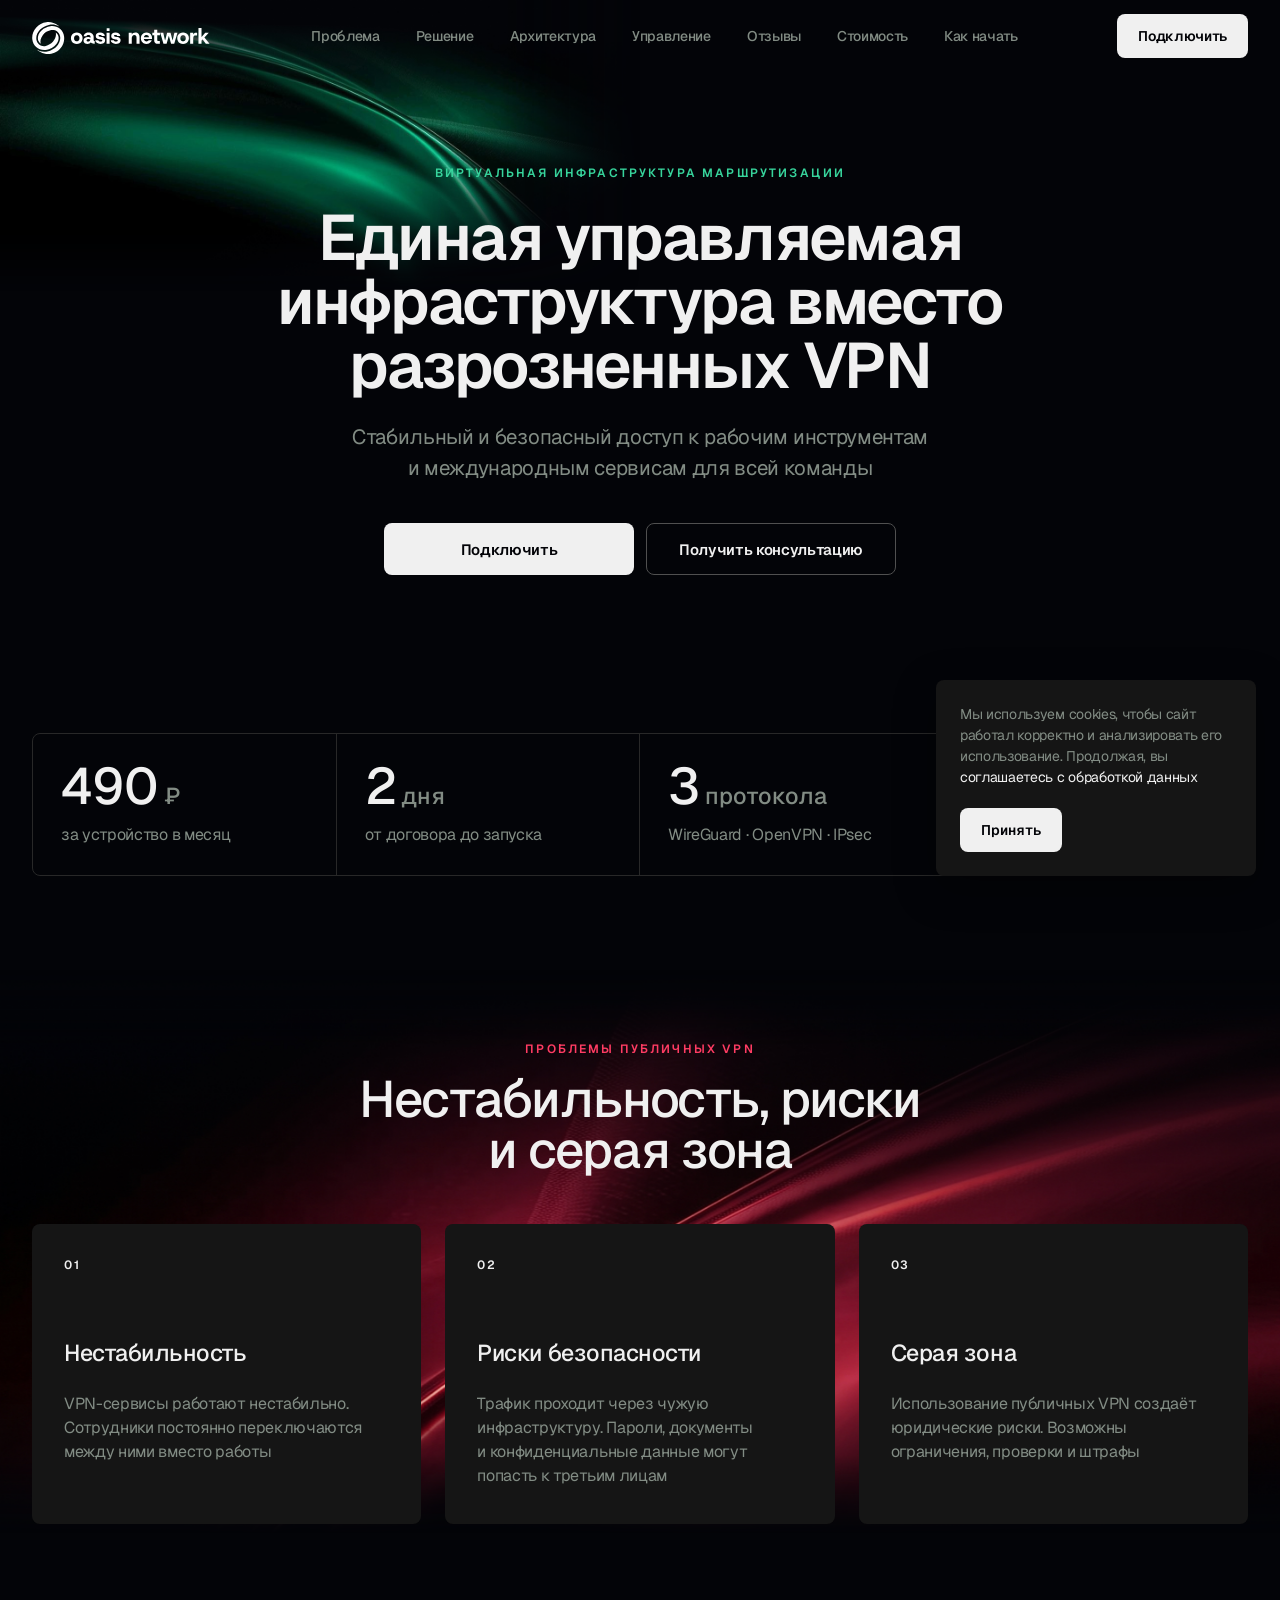
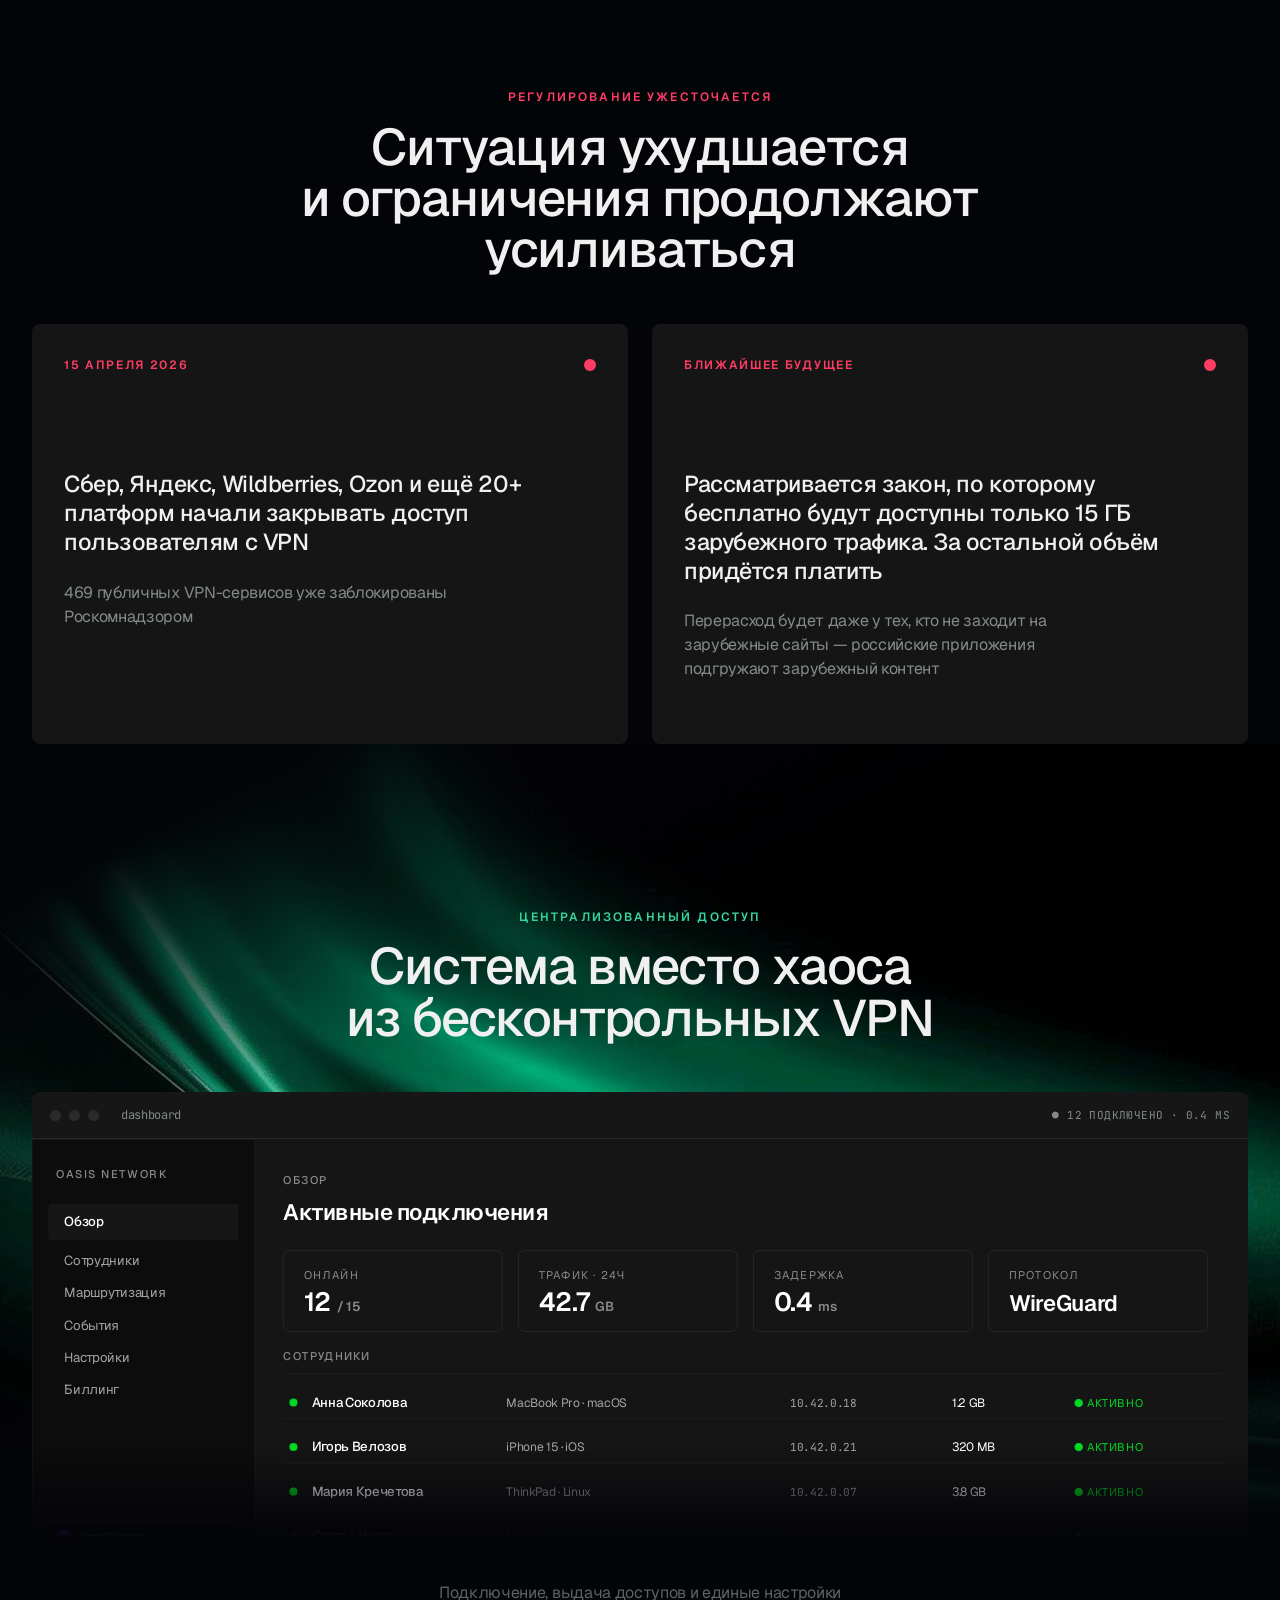
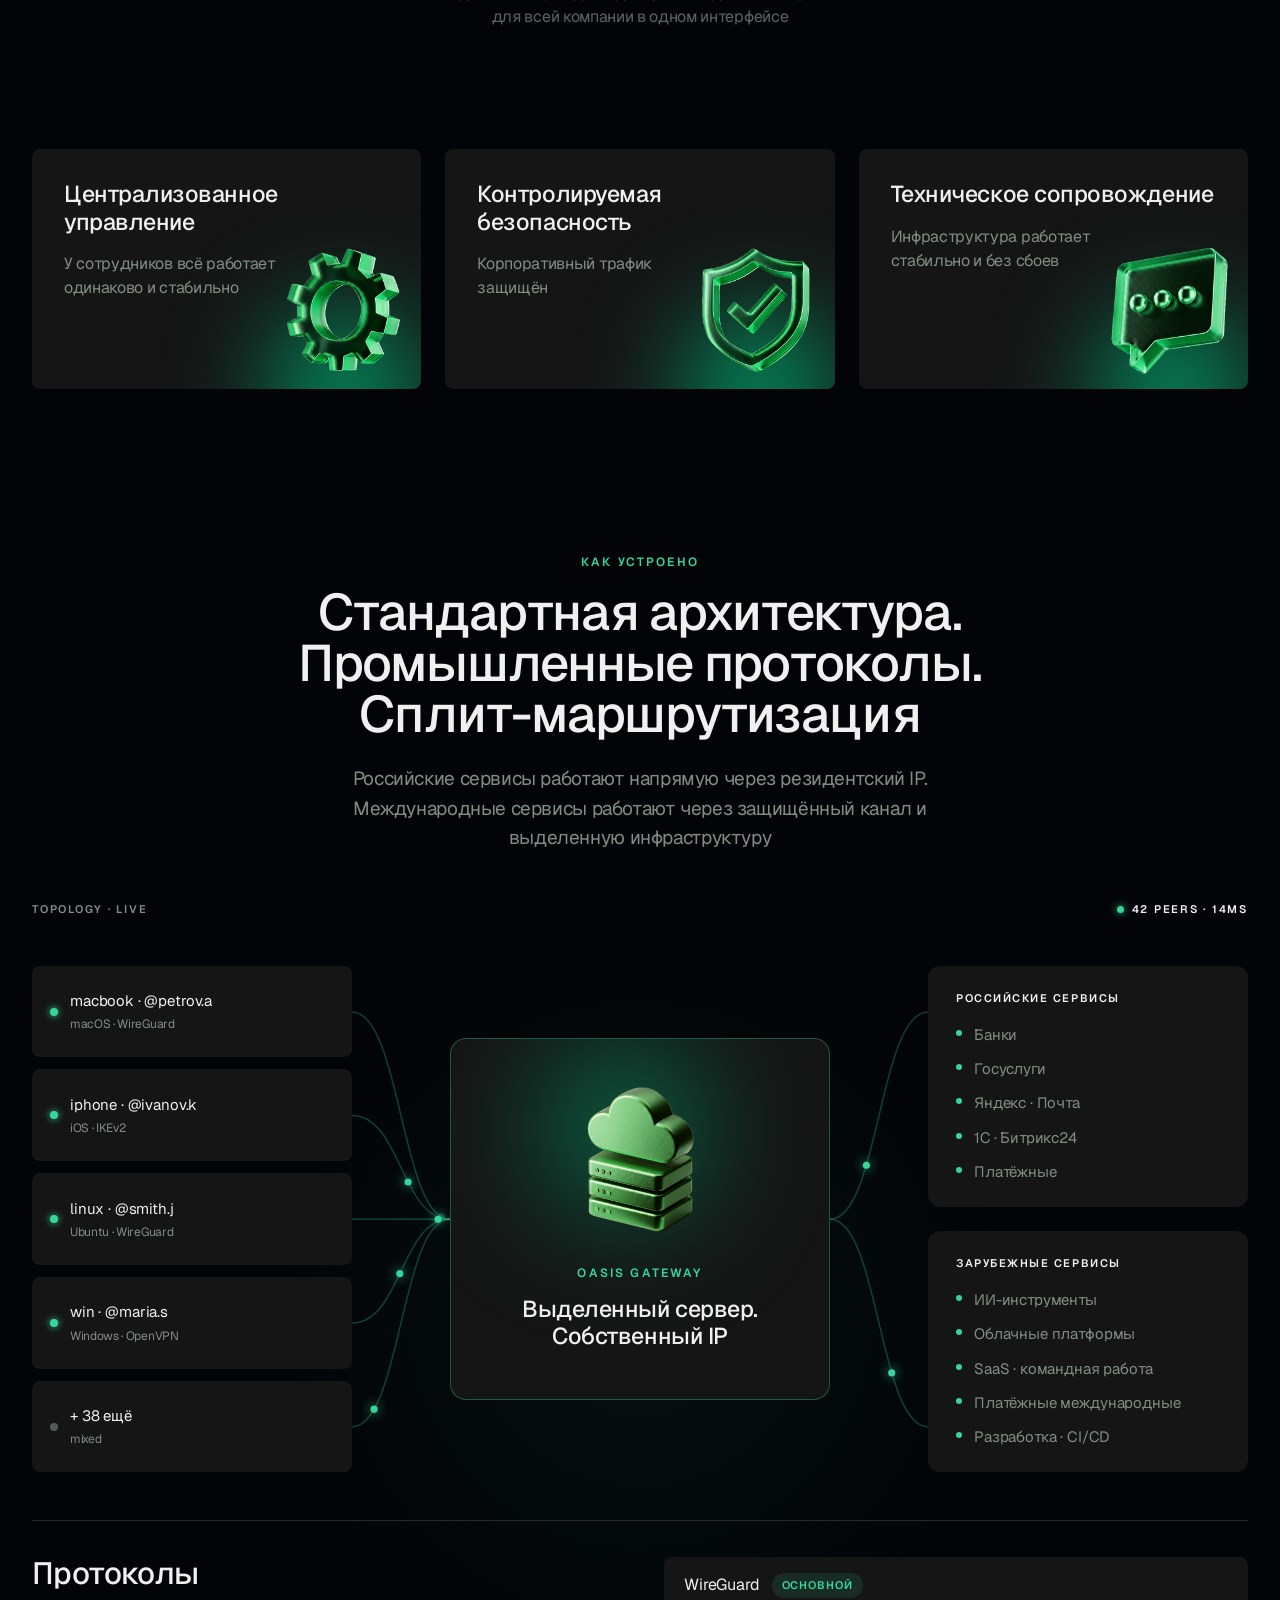
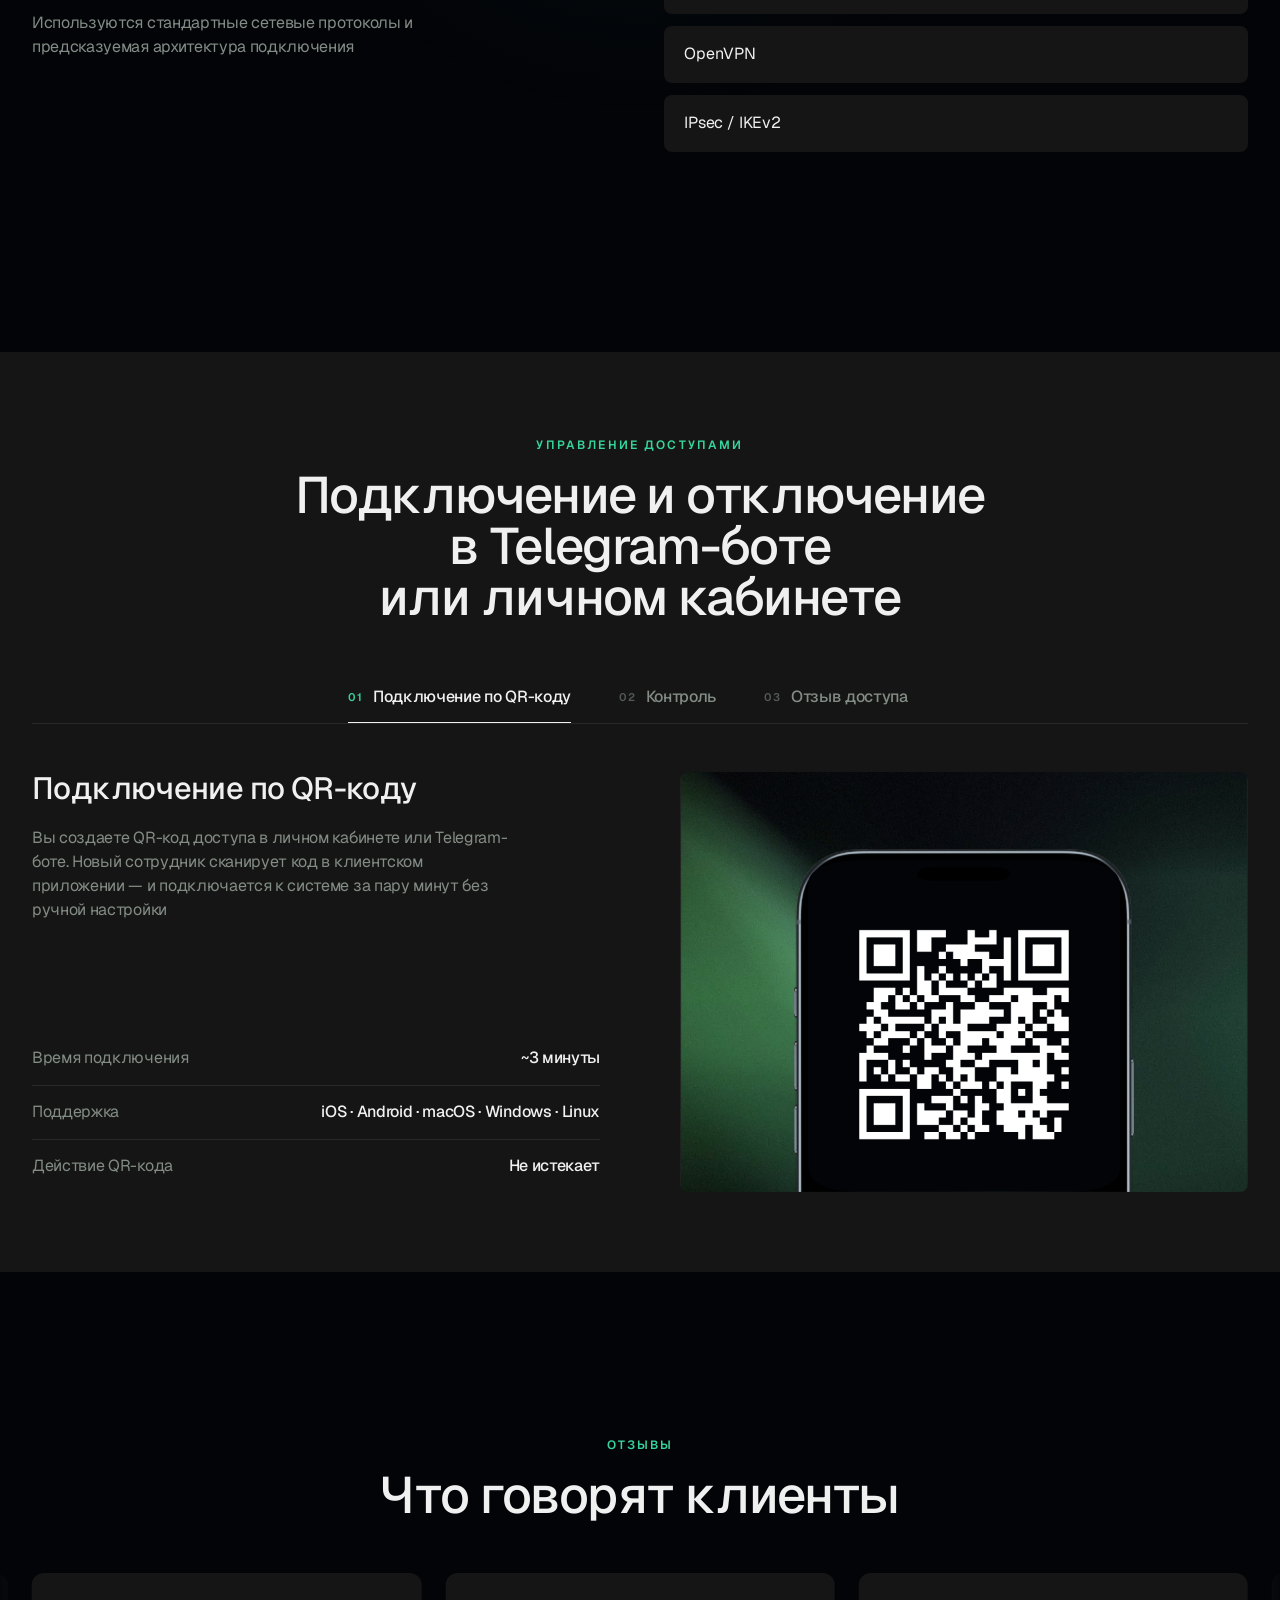
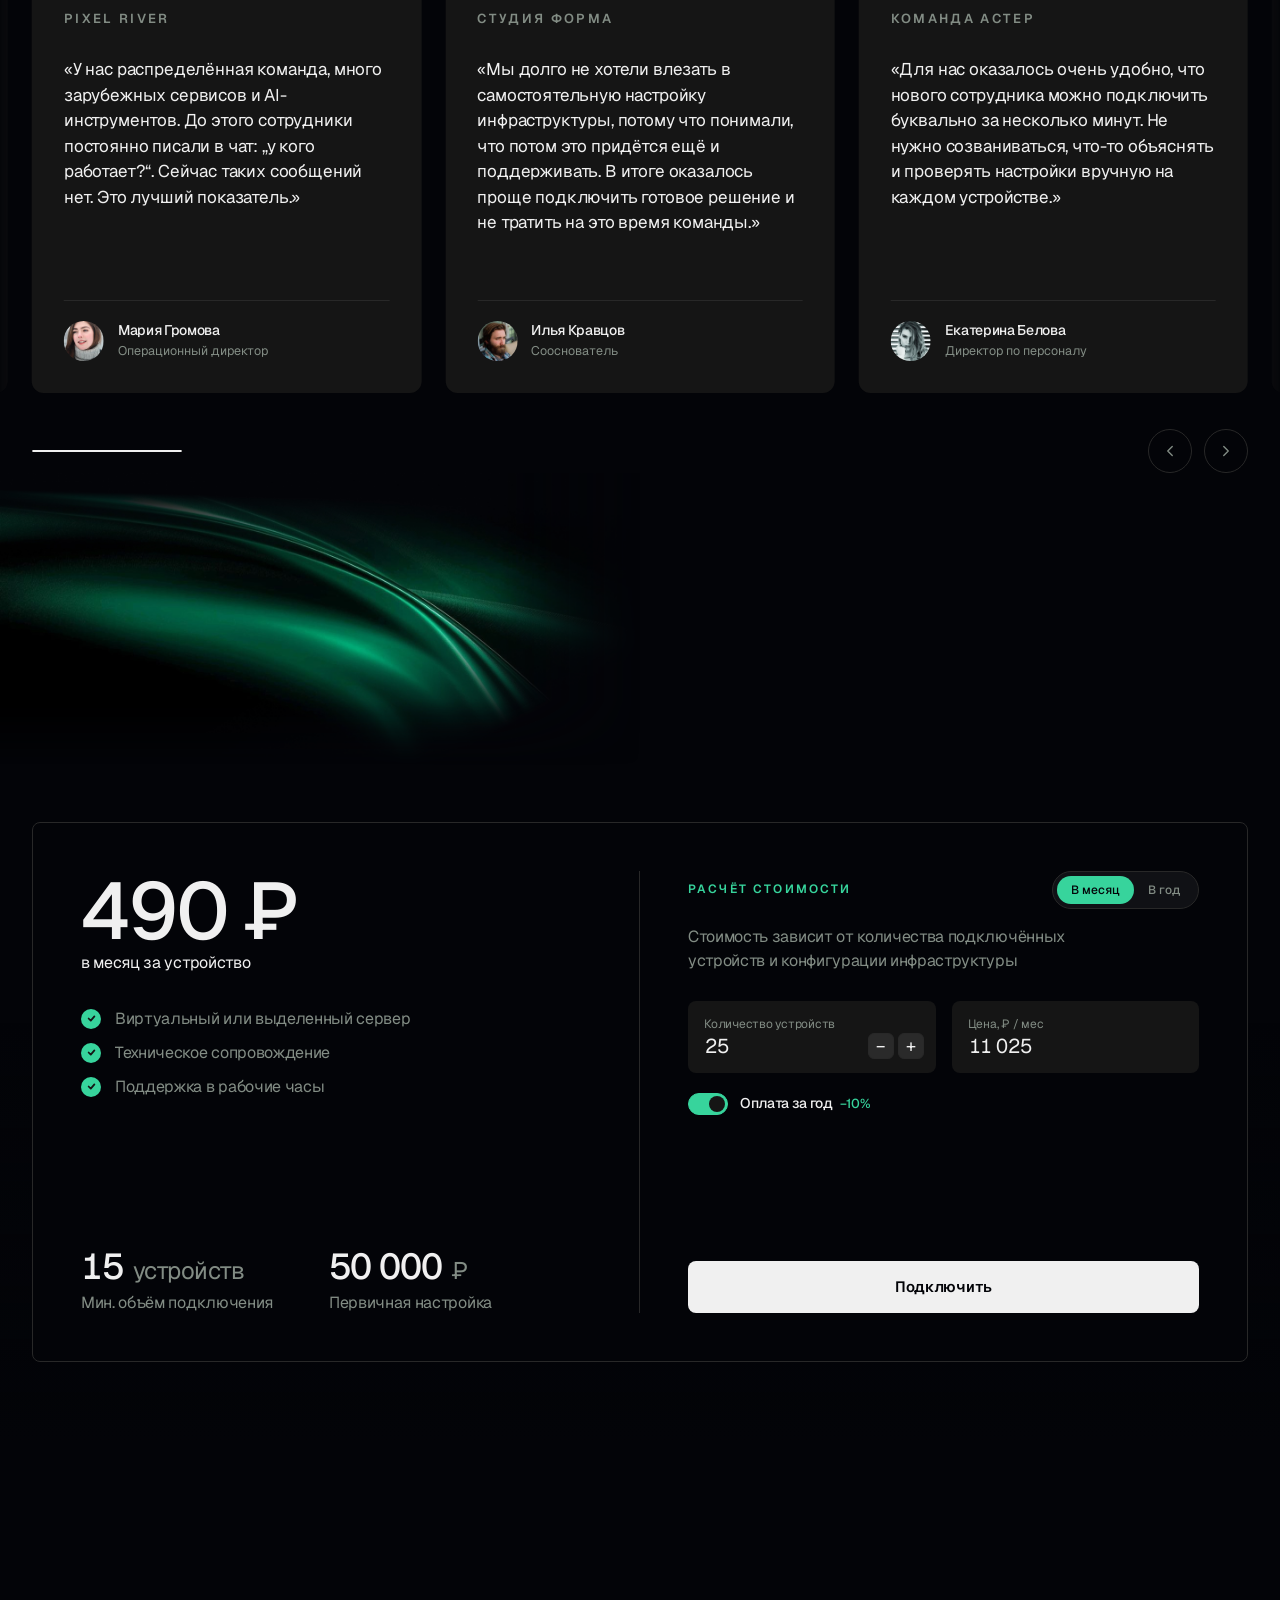
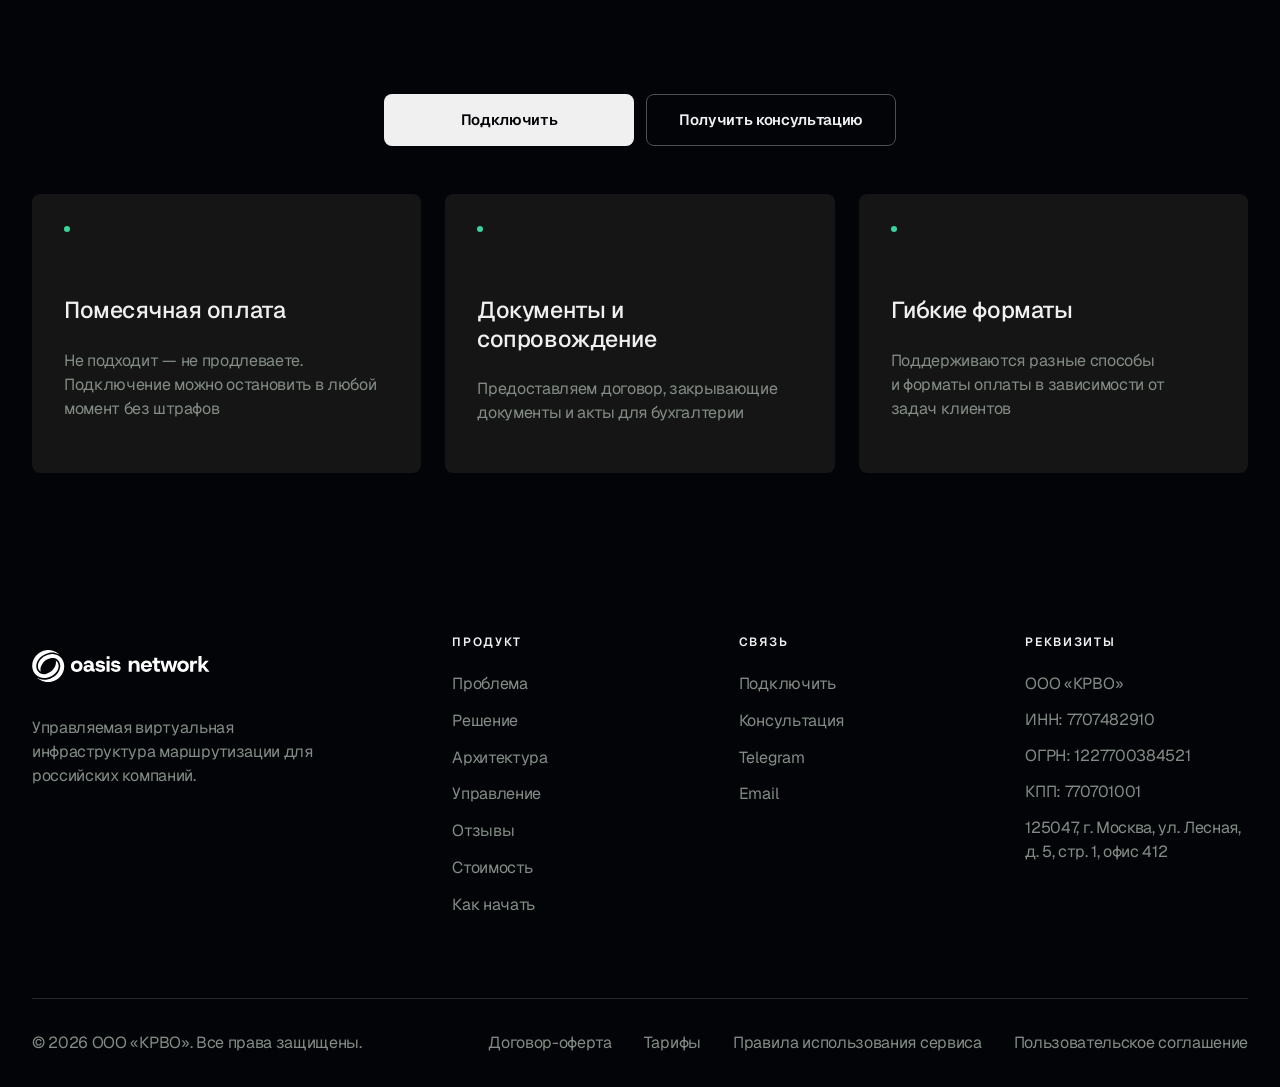
<file: index.html>
<!doctype html>
<html lang="ru">
<head>
  <meta charset="utf-8" />
  <meta name="viewport" content="width=device-width, initial-scale=1, viewport-fit=cover" />
  <title>Oasis network — управляемая корпоративная инфраструктура вместо разрозненных VPN</title>
  <meta name="description" content="Централизованная виртуальная инфраструктура маршрутизации для российских компаний. Стабильный и безопасный доступ к рабочим инструментам и международным сервисам" />
  <link rel="canonical" href="./" />

  <!-- Open Graph -->
  <meta property="og:type" content="website" />
  <meta property="og:site_name" content="Oasis network" />
  <meta property="og:locale" content="ru_RU" />
  <meta property="og:url" content="./" />
  <meta property="og:title" content="Oasis network — управляемая корпоративная инфраструктура вместо разрозненных VPN" />
  <meta property="og:description" content="Централизованная виртуальная инфраструктура маршрутизации для российских компаний. Стабильный и безопасный доступ к рабочим инструментам и международным сервисам" />
  <meta property="og:image" content="assets/og-cover.jpg?v=2" />
  <meta property="og:image:type" content="image/jpeg" />
  <meta property="og:image:width" content="1800" />
  <meta property="og:image:height" content="945" />
  <meta property="og:image:alt" content="Oasis network — управляемая корпоративная инфраструктура" />

  <!-- Twitter -->
  <meta name="twitter:card" content="summary_large_image" />
  <meta name="twitter:title" content="Oasis network — управляемая корпоративная инфраструктура вместо разрозненных VPN" />
  <meta name="twitter:description" content="Централизованная виртуальная инфраструктура маршрутизации для российских компаний. Стабильный и безопасный доступ к рабочим инструментам и международным сервисам" />
  <meta name="twitter:image" content="assets/og-cover.jpg?v=2" />

  <link rel="preconnect" href="https://fonts.googleapis.com" />
  <link rel="preconnect" href="https://fonts.gstatic.com" crossorigin />
  <link rel="stylesheet" href="https://fonts.googleapis.com/css2?family=Geist:wght@400;500;600;700&family=JetBrains+Mono:wght@400;500&display=swap" />
  <link rel="stylesheet" href="styles.css?v=216" />
  <link rel="icon" href="assets/favicon.ico" sizes="any" />
  <link rel="icon" type="image/svg+xml" href="assets/favicon.svg" />
  <link rel="apple-touch-icon" href="assets/favicon-180.png" />
  <meta name="theme-color" content="#030408" />
</head>
<body>

  <!-- ============== NAV ============== -->
  <header class="nav">
    <div class="container nav-inner">
      <a href="#" class="brand">
        <img src="logo.svg?v=3" alt="Oasis network" width="180" />
      </a>
      <nav>
        <ul class="nav-links">
          <li><a href="#problem">Проблема</a></li>
          <li><a href="#solution">Решение</a></li>
          <li><a href="#architecture">Архитектура</a></li>
          <li><a href="#access">Управление</a></li>
          <li><a href="#testimonials">Отзывы</a></li>
          <li><a href="#pricing">Стоимость</a></li>
          <li><a href="#cta">Как начать</a></li>
        </ul>
      </nav>
      <div class="nav-actions">
        <a href="#cta" class="btn btn-primary">Подключить</a>
      </div>
    </div>
  </header>

  <!-- ============== HERO ============== -->
  <section class="hero">
    <!-- Background texture — same as the pricing block, pinned top-left -->
    <div class="hero-bg">
      <img src="assets/bg-left.jpg" alt="" role="presentation" />
    </div>
    <div class="container hero-inner">
      <span class="eyebrow hero-eyebrow">виртуальная инфраструктура маршрутизации</span>
      <h1 class="display-xl">
Единая управляемая инфраструктура вместо разрозненных VPN
      </h1>
      <p class="hero-sub">
        Стабильный и безопасный доступ к рабочим инструментам<br class="desktop-only" />и международным сервисам для всей команды
      </p>
      <div class="hero-cta">
        <a href="#cta" class="btn btn-primary btn-lg">Подключить</a>
        <a href="#cta" class="btn btn-ghost btn-lg">Получить консультацию</a>
      </div>
    </div>

    <div class="stat-band">
      <div class="container">
        <div class="stat-strip">
          <div class="stat-cell">
            <div class="stat-value">490<span class="unit">₽</span></div>
            <div class="stat-label">за устройство в месяц</div>
          </div>
          <div class="stat-cell">
            <div class="stat-value">2<span class="unit">дня</span></div>
            <div class="stat-label">от договора до запуска</div>
          </div>
          <div class="stat-cell">
            <div class="stat-value">3<span class="unit">протокола</span></div>
            <div class="stat-label">WireGuard · OpenVPN · IPsec</div>
          </div>
          <div class="stat-cell">
            <div class="stat-value">15<span class="unit">устройств</span></div>
            <div class="stat-label">мин. объем подключения</div>
          </div>
        </div>
      </div>
    </div>
  </section>


  <!-- ============== PROBLEM — TABS ============== -->
  <section id="problem" class="reveal" data-reveal-offset="100">
    <div class="container">
      <div class="s-head reveal">
        <span class="eyebrow">Проблемы публичных VPN</span>
        <h2 class="display-lg">Нестабильность,<br class="br-mob" /> риски<br class="br-desk" /> и серая зона</h2>
      </div>

      <div class="problem-cards">
        <div class="problem-card">
          <div class="problem-card-tag">
            <span class="dot"></span>
            <span class="num">01</span>
          </div>
          <h3>Нестабильность</h3>
          <p>VPN-сервисы работают нестабильно. Сотрудники постоянно переключаются между ними вместо работы</p>
        </div>

        <div class="problem-card">
          <div class="problem-card-tag">
            <span class="dot"></span>
            <span class="num">02</span>
          </div>
          <h3>Риски безопасности</h3>
          <p>Трафик проходит через чужую инфраструктуру. Пароли, документы и&nbsp;конфиденциальные данные могут попасть к&nbsp;третьим лицам</p>
        </div>

        <div class="problem-card">
          <div class="problem-card-tag">
            <span class="dot"></span>
            <span class="num">03</span>
          </div>
          <h3>Серая зона</h3>
          <p>Использование публичных VPN создаёт юридические риски. Возможны ограничения, проверки и&nbsp;штрафы</p>
        </div>
      </div>
    </div>
  </section>

  <!-- ============== REGULATION ============== -->
  <section class="regulation-section">
    <div class="container">
      <div class="s-head reveal">
        <span class="eyebrow">Регулирование ужесточается</span>
        <h2 class="display-lg">Ситуация ухудшается<br />и ограничения продолжают усиливаться</h2>
      </div>

      <div class="reg-cards">
        <div class="reg-card">
          <div class="reg-card-head">
            <div class="reg-card-stamp">15 АПРЕЛЯ 2026</div>
            <span class="reg-card-dot" aria-hidden="true"></span>
          </div>
          <h3>Сбер, Яндекс, Wildberries, Ozon и ещё 20+ платформ начали закрывать доступ пользователям с VPN</h3>
          <p>469 публичных VPN-сервисов уже заблокированы Роскомнадзором</p>
        </div>

        <div class="reg-card">
          <div class="reg-card-head">
            <div class="reg-card-stamp">Ближайшее будущее</div>
            <span class="reg-card-dot" aria-hidden="true"></span>
          </div>
          <h3>Рассматривается закон, по которому бесплатно будут доступны только 15 ГБ зарубежного трафика. За остальной объём придётся платить</h3>
          <p>Перерасход будет даже у тех, кто не заходит на зарубежные сайты — российские приложения подгружают зарубежный контент</p>
        </div>
      </div>
    </div>
  </section>

  <!-- ============== CENTRALIZED ACCESS — BANNER ============== -->
  <section class="banner reveal" id="solution" data-reveal-offset="100">
    <div class="banner-bg">
      <img src="bg-band.jpg" alt="" role="presentation" />
    </div>
    <div class="container">
      <div class="banner-inner">
        <span class="eyebrow">Централизованный доступ</span>
        <h2 class="display-lg">Система вместо&nbsp;хаоса<br />из бесконтрольных VPN</h2>
      </div>
      <div class="preview">
        <div class="chrome">
          <span class="chrome-dot"></span><span class="chrome-dot"></span><span class="chrome-dot"></span>
          <span class="addr">dashboard</span>
          <span class="meta">● 12 подключено · 0.4 ms</span>
        </div>
        <div class="panel">
          <svg width="1200" height="420" viewBox="0 0 1200 420" xmlns="http://www.w3.org/2000/svg" preserveAspectRatio="xMidYMid meet">
            <rect x="220" y="0" width="980" height="420" fill="#151515"/>
            <rect x="0" y="0" width="220" height="420" fill="#0c0c0c"/>
            <rect x="0" y="0" width="220" height="420" fill="none" stroke="#1f1f1f"/>
            <text x="24" y="38" font-family="Geist" font-size="11" font-weight="500" letter-spacing="1.5" fill="#898989">OASIS NETWORK</text>
            <rect x="16" y="64" width="188" height="36" rx="4" fill="#161616"/>
            <text x="32" y="86" font-family="Geist" font-size="13" font-weight="500" fill="#fff">Обзор</text>
            <text x="32" y="124" font-family="Geist" font-size="13" fill="#a3a3a3">Сотрудники</text>
            <text x="32" y="156" font-family="Geist" font-size="13" fill="#a3a3a3">Маршрутизация</text>
            <text x="32" y="188" font-family="Geist" font-size="13" fill="#a3a3a3">События</text>
            <text x="32" y="220" font-family="Geist" font-size="13" fill="#a3a3a3">Настройки</text>
            <text x="32" y="252" font-family="Geist" font-size="13" fill="#a3a3a3">Биллинг</text>
            <rect x="16" y="376" width="188" height="36" rx="4" fill="none" stroke="#1f1f1f"/>
            <circle cx="32" cy="394" r="8" fill="#7a3dff"/>
            <text x="48" y="397" font-family="Geist" font-size="12" fill="#fff">igor@krvo.ru</text>

            <text x="248" y="44" font-family="Geist" font-size="11" font-weight="500" letter-spacing="1.5" fill="#898989">ОБЗОР</text>
            <text x="248" y="80" font-family="Geist" font-size="22" font-weight="600" letter-spacing="-0.5" fill="#fff">Активные подключения</text>

            <g transform="translate(248, 110)">
              <rect width="216" height="80" rx="6" fill="none" stroke="#252525"/>
              <text x="20" y="28" font-family="Geist" font-size="11" letter-spacing="1.2" fill="#898989">ОНЛАЙН</text>
              <text x="20" y="60" font-family="Geist" font-size="26" font-weight="600" fill="#fff">12 <tspan font-size="13" fill="#898989">/ 15</tspan></text>
            </g>
            <g transform="translate(480, 110)">
              <rect width="216" height="80" rx="6" fill="none" stroke="#252525"/>
              <text x="20" y="28" font-family="Geist" font-size="11" letter-spacing="1.2" fill="#898989">ТРАФИК · 24Ч</text>
              <text x="20" y="60" font-family="Geist" font-size="26" font-weight="600" fill="#fff">42.7 <tspan font-size="13" fill="#898989">GB</tspan></text>
            </g>
            <g transform="translate(712, 110)">
              <rect width="216" height="80" rx="6" fill="none" stroke="#252525"/>
              <text x="20" y="28" font-family="Geist" font-size="11" letter-spacing="1.2" fill="#898989">ЗАДЕРЖКА</text>
              <text x="20" y="60" font-family="Geist" font-size="26" font-weight="600" fill="#fff">0.4 <tspan font-size="13" fill="#898989">ms</tspan></text>
            </g>
            <g transform="translate(944, 110)">
              <rect width="216" height="80" rx="6" fill="none" stroke="#252525"/>
              <text x="20" y="28" font-family="Geist" font-size="11" letter-spacing="1.2" fill="#898989">ПРОТОКОЛ</text>
              <text x="20" y="60" font-family="Geist" font-size="22" font-weight="600" fill="#fff">WireGuard</text>
            </g>

            <g transform="translate(248, 218)">
              <text x="0" y="0" font-family="Geist" font-size="11" font-weight="500" letter-spacing="1.2" fill="#898989">СОТРУДНИКИ</text>
              <line x1="0" y1="14" x2="928" y2="14" stroke="#1f1f1f"/>

              <g transform="translate(0,42)">
                <circle cx="10" cy="0" r="4" fill="#00d722"/>
                <text x="28" y="4" font-family="Geist" font-size="13" font-weight="500" fill="#fff">Анна Соколова</text>
                <text x="220" y="4" font-family="Geist" font-size="12" fill="#a3a3a3">MacBook Pro · macOS</text>
                <text x="500" y="4" font-family="JetBrains Mono" font-size="11" fill="#a3a3a3">10.42.0.18</text>
                <text x="660" y="4" font-family="Geist" font-size="12" fill="#fff">1.2 GB</text>
                <text x="780" y="4" font-family="Geist" font-size="11" letter-spacing="0.6" fill="#00d722">● АКТИВНО</text>
              </g>
              <line x1="0" y1="58" x2="928" y2="58" stroke="#1f1f1f"/>

              <g transform="translate(0,86)">
                <circle cx="10" cy="0" r="4" fill="#00d722"/>
                <text x="28" y="4" font-family="Geist" font-size="13" font-weight="500" fill="#fff">Игорь Велозов</text>
                <text x="220" y="4" font-family="Geist" font-size="12" fill="#a3a3a3">iPhone 15 · iOS</text>
                <text x="500" y="4" font-family="JetBrains Mono" font-size="11" fill="#a3a3a3">10.42.0.21</text>
                <text x="660" y="4" font-family="Geist" font-size="12" fill="#fff">320 MB</text>
                <text x="780" y="4" font-family="Geist" font-size="11" letter-spacing="0.6" fill="#00d722">● АКТИВНО</text>
              </g>
              <line x1="0" y1="102" x2="928" y2="102" stroke="#1f1f1f"/>

              <g transform="translate(0,130)">
                <circle cx="10" cy="0" r="4" fill="#00d722"/>
                <text x="28" y="4" font-family="Geist" font-size="13" font-weight="500" fill="#fff">Мария Кречетова</text>
                <text x="220" y="4" font-family="Geist" font-size="12" fill="#a3a3a3">ThinkPad · Linux</text>
                <text x="500" y="4" font-family="JetBrains Mono" font-size="11" fill="#a3a3a3">10.42.0.07</text>
                <text x="660" y="4" font-family="Geist" font-size="12" fill="#fff">3.8 GB</text>
                <text x="780" y="4" font-family="Geist" font-size="11" letter-spacing="0.6" fill="#00d722">● АКТИВНО</text>
              </g>
              <line x1="0" y1="146" x2="928" y2="146" stroke="#1f1f1f"/>

              <g transform="translate(0,174)">
                <circle cx="10" cy="0" r="4" fill="#6b6b6b"/>
                <text x="28" y="4" font-family="Geist" font-size="13" font-weight="500" fill="#a3a3a3">Сергей Носов</text>
                <text x="220" y="4" font-family="Geist" font-size="12" fill="#6b6b6b">MacBook · macOS</text>
                <text x="500" y="4" font-family="JetBrains Mono" font-size="11" fill="#6b6b6b">—</text>
                <text x="660" y="4" font-family="Geist" font-size="12" fill="#6b6b6b">—</text>
                <text x="780" y="4" font-family="Geist" font-size="11" letter-spacing="0.6" fill="#6b6b6b">● OFFLINE</text>
              </g>
            </g>
          </svg>
        </div>
      </div>
    </div>
  </section>

  <!-- ============== OVERVIEW — SUMMARY UNDER DASHBOARD ============== -->
  <section class="overview">
    <div class="container">
      <p class="overview-lead reveal">
        Подключение, выдача доступов и единые настройки<br />
        для всей компании в одном интерфейсе
      </p>
      <div class="overview-cards reveal">
        <div class="overview-card">
          <h3>Централизованное управление</h3>
          <p>У сотрудников всё работает одинаково и стабильно</p>
          <img class="overview-card-img" src="assets/1icon.png" width="140" height="140" alt="" aria-hidden="true" />
        </div>
        <div class="overview-card">
          <h3>Контролируемая безопасность</h3>
          <p>Корпоративный трафик защищён</p>
          <img class="overview-card-img" src="assets/2icon.png" width="140" height="140" alt="" aria-hidden="true" />
        </div>
        <div class="overview-card">
          <h3>Техническое сопровождение</h3>
          <p>Инфраструктура работает стабильно и без сбоев</p>
          <img class="overview-card-img" src="assets/3icon.png" width="140" height="140" alt="" aria-hidden="true" />
        </div>
      </div>
    </div>
  </section>

  <!-- ============== ARCHITECTURE — FLAT 3-COL ============== -->
  <section id="architecture">
    <div class="container">
      <div class="s-head reveal">
        <span class="eyebrow">Как устроено</span>
        <h2 class="display-lg">Стандартная архитектура.<br />Промышленные протоколы.<br />Сплит-маршрутизация</h2>
        <p class="body-lg">
          Российские сервисы работают напрямую через резидентский IP. Международные сервисы работают через защищённый канал и выделенную инфраструктуру
        </p>
      </div>

      <div class="topo reveal">
        <div class="topo-bar">
          <span class="topo-bar-label">Topology · live</span>
          <span class="topo-bar-stat"><span class="topo-bar-dot"></span>42 peers · 14ms</span>
        </div>

        <div class="topo-stage">
          <svg class="topo-wires" viewBox="0 0 1000 520" preserveAspectRatio="none" aria-hidden="true">
            <g class="topo-wire-group left" data-wire-left>
              <path class="topo-wire" />
              <path class="topo-wire" />
              <path class="topo-wire" />
              <path class="topo-wire" />
              <path class="topo-wire" />
            </g>
            <g class="topo-wire-group right" data-wire-right>
              <path class="topo-wire mint" data-wire-ru />
              <path class="topo-wire mint" data-wire-intl />
            </g>
            <g class="topo-signals" data-signals></g>
          </svg>

          <div class="topo-col topo-devices">
            <div class="topo-device">
              <span class="topo-dev-dot"></span>
              <span class="topo-dev-body"><span class="topo-dev-name">macbook · @petrov.a</span><span class="topo-dev-meta">macOS · WireGuard</span></span>
            </div>
            <div class="topo-device">
              <span class="topo-dev-dot"></span>
              <span class="topo-dev-body"><span class="topo-dev-name">iphone · @ivanov.k</span><span class="topo-dev-meta">iOS · IKEv2</span></span>
            </div>
            <div class="topo-device">
              <span class="topo-dev-dot"></span>
              <span class="topo-dev-body"><span class="topo-dev-name">linux · @smith.j</span><span class="topo-dev-meta">Ubuntu · WireGuard</span></span>
            </div>
            <div class="topo-device">
              <span class="topo-dev-dot"></span>
              <span class="topo-dev-body"><span class="topo-dev-name">win · @maria.s</span><span class="topo-dev-meta">Windows · OpenVPN</span></span>
            </div>
            <div class="topo-device topo-device-more">
              <span class="topo-dev-dot"></span>
              <span class="topo-dev-body"><span class="topo-dev-name">+ 38 ещё</span><span class="topo-dev-meta">mixed</span></span>
            </div>
          </div>

          <div class="topo-gateway">
            <div class="topo-gw-card">
              <img class="topo-gw-img" src="assets/serv.png" width="120" height="172" alt="" aria-hidden="true" />
              <span class="topo-gw-eyebrow">Oasis gateway</span>
              <h3 class="topo-gw-name">Выделенный сервер.<br />Собственный IP</h3>
            </div>
          </div>

          <div class="topo-col topo-services">
            <div class="topo-svc topo-svc-direct">
              <div class="topo-svc-head">Российские сервисы</div>
              <ul>
                <li>Банки</li>
                <li>Госуслуги</li>
                <li>Яндекс · Почта</li>
                <li>1С · Битрикс24</li>
                <li>Платёжные</li>
              </ul>
            </div>
            <div class="topo-svc topo-svc-secured">
              <div class="topo-svc-head">Зарубежные сервисы</div>
              <ul>
                <li>ИИ-инструменты</li>
                <li>Облачные платформы</li>
                <li>SaaS · командная работа</li>
                <li>Платёжные международные</li>
                <li>Разработка · CI/CD</li>
              </ul>
            </div>
          </div>
        </div>

        <div class="topo-proto">
          <div class="topo-proto-intro">
            <span class="topo-proto-eyebrow">Протоколы</span>
            <p>Используются стандартные сетевые протоколы и предсказуемая архитектура подключения</p>
          </div>
          <div class="topo-proto-list">
            <div class="topo-proto-item">
              <span class="topo-proto-name">WireGuard</span>
              <span class="topo-proto-tag">основной</span>
            </div>
            <div class="topo-proto-item">
              <span class="topo-proto-name">OpenVPN</span>
            </div>
            <div class="topo-proto-item">
              <span class="topo-proto-name">IPsec / IKEv2</span>
            </div>
          </div>
        </div>
      </div>
    </div>
  </section>

  <!-- ============== ACCESS — TABS + VISUAL ============== -->
  <section id="access">
    <div class="container">
      <div class="s-head reveal">
        <span class="eyebrow">Управление доступами</span>
        <h2 class="display-lg">Подключение и отключение<br />в Telegram-боте<br />или личном кабинете</h2>
      </div>

      <div class="access-plate">
      <div class="tab-strip" data-tabs="access">
        <button class="tab-btn active" data-target="acc-1">
          <span class="tab-num">01</span>
          Подключение по QR-коду
        </button>
        <button class="tab-btn" data-target="acc-2">
          <span class="tab-num">02</span>
          Контроль
        </button>
        <button class="tab-btn" data-target="acc-3">
          <span class="tab-num">03</span>
          Отзыв доступа
        </button>
      </div>

      <div id="acc-1" class="tab-panel active">
        <div class="access-panel">
          <div class="copy">
            <h3 class="access-card-title">Подключение по QR-коду</h3>
            <p>Вы создаете QR-код доступа в личном кабинете или Telegram-боте. Новый сотрудник сканирует код в клиентском приложении — и подключается к системе за пару минут без ручной настройки</p>
            <ul class="access-meta">
              <li><span>Время подключения</span><strong>~3 минуты</strong></li>
              <li><span>Поддержка</span><strong>iOS · Android · macOS · Windows · Linux</strong></li>
              <li><span>Действие QR-кода</span><strong>Не истекает</strong></li>
            </ul>
          </div>
          <div class="access-vis">
            <a class="qr-link" href="https://oasisnetwork.ru" target="_blank" rel="noopener"><img class="qr-phone-img" src="assets/group-2.png" alt="QR-код · oasisnetwork.ru" /></a>
          </div>
        </div>
      </div>

      <div id="acc-2" class="tab-panel">
        <div class="access-panel">
          <div class="copy">
            <h3 class="access-card-title">Контроль</h3>
            <p>Все подключения отображаются в едином интерфейсе: активные сессии, использование трафика, статус устройств. Видно, кто сейчас работает, через какое устройство и сколько передал данных</p>
            <ul class="access-meta">
              <li><span>Просмотр</span><strong>Live-сессии и истории подключений</strong></li>
              <li><span>Статистика</span><strong>Трафик, статус, устройства</strong></li>
              <li><span>API</span><strong>Доступно по запросу</strong></li>
            </ul>
          </div>
          <div class="access-vis">
            <div class="sessions-table">
              <div class="sessions-table-head">
                <span></span>
                <span>Сотрудник</span>
                <span>Трафик</span>
                <span>Активен</span>
              </div>
              <div class="session-row">
                <span class="dot live"></span>
                <span>
                  <span class="name">Анна К.</span>
                  <span class="dev">macOS · WireGuard</span>
                </span>
                <span class="meta">2.1 ГБ</span>
                <span class="time">сейчас</span>
              </div>
              <div class="session-row">
                <span class="dot live"></span>
                <span>
                  <span class="name">Михаил В.</span>
                  <span class="dev">iPhone · IKEv2</span>
                </span>
                <span class="meta">412 МБ</span>
                <span class="time">2 мин</span>
              </div>
              <div class="session-row">
                <span class="dot live"></span>
                <span>
                  <span class="name">Елена Р.</span>
                  <span class="dev">Windows · WireGuard</span>
                </span>
                <span class="meta">880 МБ</span>
                <span class="time">14 мин</span>
              </div>
              <div class="session-row">
                <span class="dot off"></span>
                <span>
                  <span class="name">Дмитрий О.</span>
                  <span class="dev">Windows · оффлайн</span>
                </span>
                <span class="meta">—</span>
                <span class="time">вчера</span>
              </div>
            </div>
          </div>
        </div>
      </div>

      <div id="acc-3" class="tab-panel">
        <div class="access-panel">
          <div class="copy">
            <h3 class="access-card-title">Отзыв доступа</h3>
            <p>После увольнения сотрудник мгновенно теряет подключение ко всей инфраструктуре. Доступ отзывается одной командой в Telegram-боте — за доли секунды, без перенастройки сервера</p>
            <ul class="access-meta">
              <li><span>Время отзыва</span><strong>&lt; 1 секунды</strong></li>
              <li><span>Способ</span><strong>Telegram-бот или личный кабинет</strong></li>
              <li><span>Журнал</span><strong>Все действия логируются</strong></li>
            </ul>
          </div>
          <div class="access-vis">
            <div class="tg-stage">
              <div class="tg-msg in">/отозвать @dmitry.o</div>
              <div class="tg-msg out"><span class="ok"></span>Доступ отозван · 0.3с</div>
              <div class="tg-msg in">/статус</div>
              <div class="tg-msg out">14 активных · 1 отозван</div>
              <div class="tg-msg in">/журнал @dmitry.o</div>
              <div class="tg-msg out">Последняя сессия: 14:23 · 1.2 ГБ</div>
            </div>
          </div>
        </div>
      </div>
      </div>
    </div>
  </section>

  <!-- ============== TESTIMONIALS — FULL-WIDTH MULTI-CARD CAROUSEL ============== -->
  <section id="testimonials" class="testimonials" aria-roledescription="carousel" aria-label="Отзывы клиентов">
    <div class="container">
      <div class="s-head reveal">
        <span class="eyebrow">Отзывы</span>
        <h2 class="display-lg">Что говорят клиенты</h2>
      </div>
    </div>

    <div class="testimonials-carousel">
      <div class="testimonials-viewport">
        <ol class="testimonials-track">
          <li class="t-card">
            <div class="t-company">NORTHLANE</div>
            <blockquote>«Раньше у нас каждый сотрудник сидел через что придётся. Кто-то через бесплатные VPN, кто-то через свои подписки. Постоянно были проблемы: то не подключается, то что-то режется. После перехода всё наконец стало работать одинаково у всей команды.»</blockquote>
            <footer class="t-foot">
              <img class="t-avatar" src="assets/avatars/img-11.jpg" alt="Андрей Соколов" />
              <div>
                <div class="t-name">Андрей Соколов</div>
                <div class="t-role">IT-директор</div>
              </div>
            </footer>
          </li>

          <li class="t-card">
            <div class="t-company">PIXEL RIVER</div>
            <blockquote>«У нас распределённая команда, много зарубежных сервисов и AI-инструментов. До этого сотрудники постоянно писали в чат: „у кого работает?“. Сейчас таких сообщений нет. Это лучший показатель.»</blockquote>
            <footer class="t-foot">
              <img class="t-avatar" src="assets/avatars/img-5.jpg" alt="Мария Громова" />
              <div>
                <div class="t-name">Мария Громова</div>
                <div class="t-role">Операционный директор</div>
              </div>
            </footer>
          </li>

          <li class="t-card">
            <div class="t-company">СТУДИЯ ФОРМА</div>
            <blockquote>«Мы долго не хотели влезать в самостоятельную настройку инфраструктуры, потому что понимали, что потом это придётся ещё и поддерживать. В итоге оказалось проще подключить готовое решение и не тратить на это время команды.»</blockquote>
            <footer class="t-foot">
              <img class="t-avatar" src="assets/avatars/img-13.jpg" alt="Илья Кравцов" />
              <div>
                <div class="t-name">Илья Кравцов</div>
                <div class="t-role">Сооснователь</div>
              </div>
            </footer>
          </li>

          <li class="t-card">
            <div class="t-company">КОМАНДА АСТЕР</div>
            <blockquote>«Для нас оказалось очень удобно, что нового сотрудника можно подключить буквально за несколько минут. Не нужно созваниваться, что-то объяснять и проверять настройки вручную на каждом устройстве.»</blockquote>
            <footer class="t-foot">
              <img class="t-avatar" src="assets/avatars/img-9.jpg" alt="Екатерина Белова" />
              <div>
                <div class="t-name">Екатерина Белова</div>
                <div class="t-role">Директор по персоналу</div>
              </div>
            </footer>
          </li>

          <li class="t-card">
            <div class="t-company">WHITE PEAK</div>
            <blockquote>«До этого часть сотрудников вообще отключала VPN, когда нужно было зайти в российские сервисы или банковские приложения. Сейчас всё работает нормально одновременно, без постоянного переключения.»</blockquote>
            <footer class="t-foot">
              <img class="t-avatar" src="assets/avatars/img-15.jpg" alt="Дмитрий Лаврентьев" />
              <div>
                <div class="t-name">Дмитрий Лаврентьев</div>
                <div class="t-role">Руководитель digital-направления</div>
              </div>
            </footer>
          </li>

          <li class="t-card">
            <div class="t-company">LAYER EIGHT</div>
            <blockquote>«Понравилось, что это ощущается именно как корпоративный сервис, а не как очередной массовый VPN. Есть документы, нормальная поддержка и понятная логика управления доступами.»</blockquote>
            <footer class="t-foot">
              <img class="t-avatar" src="assets/avatars/img-32.jpg" alt="Анна Миронова" />
              <div>
                <div class="t-name">Анна Миронова</div>
                <div class="t-role">Исполнительный директор</div>
              </div>
            </footer>
          </li>

          <li class="t-card">
            <div class="t-company">DELTA SOFTWORKS</div>
            <blockquote>«Первую неделю команда привыкала к новой схеме подключения, но потом вопросы практически исчезли. Сейчас VPN вообще перестал быть отдельной темой внутри компании, всё работает в фоне.»</blockquote>
            <footer class="t-foot">
              <img class="t-avatar" src="assets/avatars/img-12.jpg" alt="Сергей Власов" />
              <div>
                <div class="t-name">Сергей Власов</div>
                <div class="t-role">Технический директор</div>
              </div>
            </footer>
          </li>

          <li class="t-card">
            <div class="t-company">БЮРО МОТИВ</div>
            <blockquote>«Самое ценное для нас — стабильность. Раньше сотрудники постоянно переподключались между разными сервисами. Сейчас всё стало предсказуемо, а техподдержка быстро отвечает, если возникают вопросы.»</blockquote>
            <footer class="t-foot">
              <img class="t-avatar" src="assets/avatars/img-10.jpg" alt="Ольга Титова" />
              <div>
                <div class="t-name">Ольга Титова</div>
                <div class="t-role">Руководитель проектов</div>
              </div>
            </footer>
          </li>

          <li class="t-card">
            <div class="t-company">ОРБИТА СИСТЕМС</div>
            <blockquote>«После увольнения сотрудников доступы убираются за пару минут. Для нашего бизнеса это удобно.»</blockquote>
            <footer class="t-foot">
              <img class="t-avatar" src="assets/avatars/img-14.jpg" alt="Павел Еремин" />
              <div>
                <div class="t-name">Павел Еремин</div>
                <div class="t-role">Сооснователь</div>
              </div>
            </footer>
          </li>

          <li class="t-card">
            <div class="t-company">NOVA DESK</div>
            <blockquote>«Для нас было важно, чтобы всё было официально: договор, закрывающие документы, нормальная оплата для бухгалтерии. Плюс понравилось, что можно спокойно масштабировать подключение по мере роста команды.»</blockquote>
            <footer class="t-foot">
              <img class="t-avatar" src="assets/avatars/img-26.jpg" alt="Виктория Орлова" />
              <div>
                <div class="t-name">Виктория Орлова</div>
                <div class="t-role">Финансовый директор</div>
              </div>
            </footer>
          </li>
        </ol>
      </div>
    </div>

    <div class="container">
      <div class="testimonials-controls">
        <div class="testimonials-progress" aria-hidden="true"><span class="fill"></span></div>
        <div class="testimonials-arrows">
          <button type="button" class="testimonials-nav testimonials-nav--prev" aria-label="Предыдущий отзыв">
            <svg viewBox="0 0 24 24" width="18" height="18" fill="none" stroke="currentColor" stroke-width="1.8" stroke-linecap="round" stroke-linejoin="round"><path d="M15 18l-6-6 6-6"/></svg>
          </button>
          <button type="button" class="testimonials-nav testimonials-nav--next" aria-label="Следующий отзыв">
            <svg viewBox="0 0 24 24" width="18" height="18" fill="none" stroke="currentColor" stroke-width="1.8" stroke-linecap="round" stroke-linejoin="round"><path d="M9 18l6-6-6-6"/></svg>
          </button>
        </div>
      </div>
    </div>
  </section>

  <!-- ============== PRICING ============== -->
  <section id="pricing">
    <div class="pricing-bg" aria-hidden="true">
      <img src="assets/bg-left.jpg" alt="" role="presentation" />
    </div>
    <div class="container">
      <div class="s-head reveal">
        <span class="eyebrow">Стоимость</span>
        <h2 class="display-lg">Прозрачное ценообразование<br />без скрытых платежей</h2>
      </div>

      <div class="pricing-card reveal">
        <div class="pricing-main">
          <div class="pricing-headline">
            <div class="pricing-amount">490&nbsp;₽</div>
            <div class="pricing-unit">в месяц за устройство</div>
          </div>

          <ul class="pricing-perks">
            <li>Виртуальный или выделенный сервер</li>
            <li>Техническое сопровождение</li>
            <li>Поддержка в рабочие часы</li>
          </ul>

          <div class="pricing-stats">
            <div class="pricing-stat">
              <div class="pricing-stat-value">15 <small>устройств</small></div>
              <div class="pricing-stat-label">Мин. объём подключения</div>
            </div>
            <div class="pricing-stat">
              <div class="pricing-stat-value">50 000 <small>₽</small></div>
              <div class="pricing-stat-label">Первичная настройка</div>
            </div>
          </div>
        </div>

        <div class="pricing-examples">
          <header class="pricing-examples-head">
            <span class="eyebrow">Расчёт стоимости</span>
            <div class="pricing-toggle" role="group" aria-label="Период оплаты">
              <button type="button" class="pricing-toggle-btn active" data-period="month">В месяц</button>
              <button type="button" class="pricing-toggle-btn" data-period="year">В год</button>
            </div>
          </header>

          <p class="pricing-examples-desc">Стоимость зависит от количества подключённых устройств и конфигурации инфраструктуры</p>

          <div class="pricing-calc">
            <label class="calc-field">
              <input type="text" class="calc-devices" value="25" inputmode="numeric" aria-label="Количество устройств, минимум 15" />
              <span class="calc-field-label">Количество устройств</span>
              <span class="calc-stepper">
                <button type="button" class="calc-step" data-step="down" tabindex="-1" aria-label="Убрать устройство">−</button>
                <button type="button" class="calc-step" data-step="up" tabindex="-1" aria-label="Добавить устройство">+</button>
              </span>
            </label>
            <label class="calc-field">
              <input type="text" class="calc-price" inputmode="numeric" aria-label="Цена в рублях" />
              <span class="calc-field-label calc-price-label">Цена, ₽ / мес</span>
            </label>
          </div>

          <label class="pricing-switch">
            <input type="checkbox" class="pricing-switch-input" checked />
            <span class="pricing-switch-track" aria-hidden="true"></span>
            <span class="pricing-switch-label">Оплата за год <small>−10%</small></span>
          </label>

          <a href="#cta" class="btn btn-primary btn-lg pricing-cta">Подключить</a>
        </div>
      </div>
    </div>
  </section>

  <!-- ============== START — NUMBERED EDITORIAL ============== -->
  <section id="cta" class="start-section">
    <div class="container">
      <div class="s-head reveal start-section-head">
        <span class="eyebrow">Как начать</span>
        <h2 class="display-lg">От договора до&nbsp;запуска —<br />два рабочих дня</h2>
      </div>

      <div class="start-cta reveal">
        <a href="#cta" class="btn btn-primary btn-lg">Подключить</a>
        <a href="#cta" class="btn btn-ghost btn-lg">Получить консультацию</a>
      </div>

      <div class="problem-cards start-cards reveal">
        <div class="problem-card">
          <div class="problem-card-tag">
            <span class="dot"></span>
            <span class="num">01</span>
          </div>
          <h3>Помесячная оплата</h3>
          <p>Не подходит — не продлеваете. Подключение можно остановить в&nbsp;любой момент без штрафов</p>
        </div>

        <div class="problem-card">
          <div class="problem-card-tag">
            <span class="dot"></span>
            <span class="num">02</span>
          </div>
          <h3>Документы и сопровождение</h3>
          <p>Предоставляем договор, закрывающие документы и&nbsp;акты для бухгалтерии</p>
        </div>

        <div class="problem-card">
          <div class="problem-card-tag">
            <span class="dot"></span>
            <span class="num">03</span>
          </div>
          <h3>Гибкие форматы</h3>
          <p>Поддерживаются разные способы и&nbsp;форматы оплаты в&nbsp;зависимости от задач клиентов</p>
        </div>
      </div>
    </div>
  </section>

  <!-- ============== FOOTER ============== -->
  <footer class="footer">
    <div class="container">
      <div class="footer-grid">
        <div class="footer-brand">
          <a href="#" class="brand">
            <img src="logo.svg?v=3" alt="Oasis network" width="180" />
          </a>
          <p>Управляемая виртуальная инфраструктура маршрутизации для российских компаний.</p>
        </div>

        <div class="footer-col">
          <h5>Продукт</h5>
          <ul>
            <li><a href="#problem">Проблема</a></li>
            <li><a href="#solution">Решение</a></li>
            <li><a href="#architecture">Архитектура</a></li>
            <li><a href="#access">Управление</a></li>
            <li><a href="#testimonials">Отзывы</a></li>
            <li><a href="#pricing">Стоимость</a></li>
            <li><a href="#cta">Как начать</a></li>
          </ul>
        </div>

        <div class="footer-col">
          <h5>Связь</h5>
          <ul>
            <li><a href="#cta">Подключить</a></li>
            <li><a href="#cta">Консультация</a></li>
            <li><a href="#">Telegram</a></li>
            <li><a href="#">Email</a></li>
          </ul>
        </div>

        <div class="footer-col footer-col--requisites">
          <h5>Реквизиты</h5>
          <ul>
            <li>ООО «КРВО»</li>
            <li>ИНН: 7707482910</li>
            <li>ОГРН: 1227700384521</li>
            <li>КПП: 770701001</li>
            <li>125047, г. Москва, ул. Лесная, д. 5, стр. 1, офис 412</li>
          </ul>
        </div>
      </div>

      <div class="footer-bottom">
        <span>© 2026 ООО «КРВО». Все права защищены.</span>
        <span class="footer-bottom-links">
          <a href="offer.html" class="footer-bottom-link" target="_blank" rel="noopener">Договор-оферта</a>
          <a href="tariffs.html" class="footer-bottom-link" target="_blank" rel="noopener">Тарифы</a>
          <a href="acceptable-use.html" class="footer-bottom-link" target="_blank" rel="noopener">Правила использования сервиса</a>
          <a href="policy.html" class="footer-bottom-link" target="_blank" rel="noopener">Пользовательское соглашение</a>
        </span>
      </div>
    </div>
  </footer>

  <!-- ============== APPLICATION MODAL ============== -->
  <div class="modal" id="application-modal" hidden aria-hidden="true">
    <div class="modal-backdrop" data-modal-close></div>
    <div class="modal-dialog" role="dialog" aria-modal="true" aria-labelledby="application-modal-title">
      <button type="button" class="modal-close" aria-label="Закрыть" data-modal-close>
        <svg viewBox="0 0 24 24" width="20" height="20" fill="none" stroke="currentColor" stroke-width="1.8" stroke-linecap="round" stroke-linejoin="round"><path d="M6 6l12 12M18 6L6 18"/></svg>
      </button>
      <form class="start-form modal-form" novalidate>
        <h3 class="modal-title" id="application-modal-title">Заявка на подключение</h3>

        <div class="start-form-grid">
          <label class="field">
            <input type="text" name="company" required placeholder=" " />
            <span class="field-label">Название организации / ИП</span>
            <span class="field-error">Укажите название организации</span>
          </label>

          <label class="field">
            <input type="text" name="inn" required inputmode="numeric" pattern="\d{10}" maxlength="10" data-mask="inn" placeholder=" " />
            <span class="field-label">ИНН</span>
            <span class="field-error">Введите 10 цифр ИНН</span>
          </label>

          <label class="field">
            <input type="text" name="contact" required placeholder=" " />
            <span class="field-label">Контактное лицо</span>
            <span class="field-error">Укажите контактное лицо</span>
          </label>

          <label class="field">
            <input type="email" name="email" placeholder=" " />
            <span class="field-label">Email</span>
            <span class="field-error">Введите корректный email</span>
          </label>

          <label class="field">
            <input type="tel" name="phone" required data-mask="phone" pattern="\+7 \(\d{3}\) \d{3}-\d{2}-\d{2}" placeholder=" " />
            <span class="field-label">Телефон</span>
            <span class="field-error">Введите телефон полностью</span>
          </label>

          <label class="field">
            <input type="number" name="users" required min="15" step="1" inputmode="numeric" placeholder=" " />
            <span class="field-label">Планируемое количество пользователей</span>
            <span class="field-error">Минимум 15 пользователей</span>
          </label>
        </div>

        <button type="submit" class="btn btn-primary btn-lg btn-arrow start-form-submit">Отправить заявку<span class="start-form-submit-spinner" aria-hidden="true"><i></i><i></i><i></i></span></button>

        <ul class="start-form-confirm">
          <li><label class="check">
            <input type="checkbox" checked />
            <span class="check-box"></span>
            <span class="check-label">Подтверждаю, что действую от имени юридического лица или индивидуального предпринимателя</span>
          </label></li>
          <li><label class="check">
            <input type="checkbox" checked />
            <span class="check-box"></span>
            <span class="check-label">Подтверждаю, что инфраструктура используется для производственной и хозяйственной деятельности</span>
          </label></li>
          <li><label class="check">
            <input type="checkbox" checked />
            <span class="check-box"></span>
            <span class="check-label">Ознакомлен и согласен с <a href="offer.html" class="check-link" target="_blank" rel="noopener">условиями оферты Исполнителя</a></span>
          </label></li>
          <li><label class="check">
            <input type="checkbox" checked />
            <span class="check-box"></span>
            <span class="check-label">Ознакомлен с <a href="acceptable-use.html" class="check-link" target="_blank" rel="noopener">Правилами допустимого использования инфраструктуры</a></span>
          </label></li>
        </ul>
      </form>

      <div class="start-form-success" hidden>
        <div class="start-form-success-icon-wrap">
          <img class="start-form-success-icon" src="assets/send.png" width="170" height="170" alt="" aria-hidden="true" />
        </div>
        <h3 class="start-form-success-title">Заявка отправлена</h3>
        <p class="start-form-success-text">Спасибо! Мы свяжемся с вами в&nbsp;ближайшее время</p>
      </div>
    </div>
  </div>

  <!-- ============== COOKIE NOTICE ============== -->
  <div class="cookie-notice" id="cookie-notice" hidden>
    <div class="cookie-notice-text">
      Мы используем cookies, чтобы сайт работал корректно и анализировать его использование. Продолжая, вы <a href="policy.html" class="cookie-notice-link" target="_blank" rel="noopener">соглашаетесь с обработкой данных</a>
    </div>
    <div class="cookie-notice-actions">
      <button type="button" class="btn btn-primary" id="cookie-accept">Принять</button>
    </div>
  </div>

  <script>
    // Cookie notice — show once, persist dismissal in localStorage.
    (() => {
      const notice = document.getElementById('cookie-notice');
      const accept = document.getElementById('cookie-accept');
      if (!notice || !accept) return;
      try {
        if (localStorage.getItem('krvo-cookies-accepted')) return;
      } catch (_) { /* private mode — fall through and show */ }

      notice.hidden = false;
      requestAnimationFrame(() => notice.classList.add('is-visible'));

      accept.addEventListener('click', () => {
        try { localStorage.setItem('krvo-cookies-accepted', '1'); } catch (_) {}
        notice.classList.remove('is-visible');
        notice.addEventListener('transitionend', () => { notice.hidden = true; }, { once: true });
      });
    })();
  </script>

  <script>
    // Group tab buttons by their parent strip's data-tabs name.
    // When a button is clicked, activate the matching panel.
    // For the protocols section the panel on the right side
    // must also swap, so we route by data-target → panels with id == target
    // AND data-target prefix patterns: e.g. proto-wg → proto-wg + proto-wg-vis.
    document.querySelectorAll('.tab-strip').forEach(strip => {
      const group = strip.dataset.tabs;
      strip.querySelectorAll('.tab-btn').forEach(btn => {
        btn.addEventListener('click', () => {
          const target = btn.dataset.target;

          // Update buttons in this strip
          strip.querySelectorAll('.tab-btn').forEach(b => b.classList.remove('active'));
          btn.classList.add('active');

          // Collect all related panel ids: target itself + target-vis variant
          const ids = [target, target + '-vis'];

          // Find sibling tab-panels: identify all panels controlled by this strip
          // by collecting buttons' data-target attributes in the strip
          const siblingTargets = Array.from(strip.querySelectorAll('.tab-btn'))
            .map(b => b.dataset.target);
          const allRelated = siblingTargets.flatMap(t => [t, t + '-vis']);

          allRelated.forEach(id => {
            const el = document.getElementById(id);
            if (el) el.classList.remove('active');
          });

          ids.forEach(id => {
            const el = document.getElementById(id);
            if (el) el.classList.add('active');
          });
        });
      });
    });
  </script>

  <script>
    const nav = document.querySelector('.nav');
    function updateNav() {
      nav.classList.toggle('nav--scrolled', window.scrollY > 10);
    }
    window.addEventListener('scroll', updateNav, { passive: true });
    updateNav();
  </script>

  <script>
    // Reveal section headers (eyebrow + heading) when they enter the viewport.
    // CSS handles the actual animation once .in-view is added.
    const revealObserver = new IntersectionObserver((entries) => {
      entries.forEach(entry => {
        if (entry.isIntersecting) {
          entry.target.classList.add('in-view');
          revealObserver.unobserve(entry.target);
        }
      });
      // rootMargin shrinks the viewport's bottom edge by 25% of its height,
      // so the heading must rise a quarter of the screen up from the bottom
      // before it animates — consistent across screen sizes.
    }, { threshold: 0, rootMargin: '0px 0px -25% 0px' });

    // Elements with data-reveal-offset="N" trigger N px later than the rest:
    // their own observer pushes the bottom edge down by 25% + N px.
    function offsetObserver(px) {
      const bottom = Math.round(window.innerHeight * 0.25) + px;
      return new IntersectionObserver((entries) => {
        entries.forEach(entry => {
          if (entry.isIntersecting) {
            entry.target.classList.add('in-view');
            entry.target._revealObs.unobserve(entry.target);
          }
        });
      }, { threshold: 0, rootMargin: `0px 0px -${bottom}px 0px` });
    }

    document.querySelectorAll('.reveal').forEach(el => {
      const offset = parseInt(el.dataset.revealOffset, 10);
      if (offset > 0) {
        const obs = offsetObserver(offset);
        el._revealObs = obs;
        obs.observe(el);
      } else {
        revealObserver.observe(el);
      }
    });
  </script>

  <script>
    // Testimonials — infinite horizontal carousel with clones at both ends.
    const slider = document.querySelector('.testimonials');
    if (slider) {
      const track = slider.querySelector('.testimonials-track');
      const prevBtn = slider.querySelector('.testimonials-nav--prev');
      const nextBtn = slider.querySelector('.testimonials-nav--next');
      const progress = slider.querySelector('.testimonials-progress');
      const gap = 24;
      const interval = 10000;
      const cloneCount = 3; // covers any visible-count breakpoint

      const originals = Array.from(track.children);
      const N = originals.length;

      originals.slice(0, cloneCount).forEach(card => {
        const c = card.cloneNode(true);
        c.setAttribute('aria-hidden', 'true');
        track.appendChild(c);
      });
      originals.slice(-cloneCount).reverse().forEach(card => {
        const c = card.cloneNode(true);
        c.setAttribute('aria-hidden', 'true');
        track.prepend(c);
      });

      // Start one card past the first original so the first card peeks in from the left
      // — same look as "after one next click".
      let index = cloneCount + 1;
      let timer;
      let isTransitioning = false;

      const apply = (animate = true) => {
        const cardWidth = track.children[0].getBoundingClientRect().width;
        const offset = index * (cardWidth + gap);
        if (!animate) {
          track.style.transition = 'none';
          track.style.transform = `translateX(-${offset}px)`;
          void track.offsetWidth;
          track.style.transition = '';
        } else {
          track.style.transform = `translateX(-${offset}px)`;
        }
      };

      let settleTimer;
      const settle = () => {
        if (index >= cloneCount + N) {
          index -= N;
          apply(false);
        } else if (index < cloneCount) {
          index += N;
          apply(false);
        }
        isTransitioning = false;
      };

      const go = (next) => {
        if (isTransitioning) return;
        isTransitioning = true;
        index = next;
        apply(true);
        // Self-healing fallback: if transitionend never fires (interrupted
        // transition, backgrounded tab, equal start/end value on touch
        // devices) the carousel must not stay deadlocked with arrows/swipe
        // permanently disabled. Settle after the transition duration + buffer.
        clearTimeout(settleTimer);
        settleTimer = setTimeout(settle, 700);
      };

      track.addEventListener('transitionend', (e) => {
        if (e.propertyName !== 'transform') return;
        clearTimeout(settleTimer);
        settle();
      });

      const resetProgress = () => {
        if (!progress) return;
        progress.classList.remove('running', 'paused');
        void progress.offsetWidth;
        progress.classList.add('running');
      };

      const tick = () => {
        go(index + 1);
        resetProgress();
        timer = setTimeout(tick, interval);
      };

      const start = () => {
        clearTimeout(timer);
        resetProgress();
        timer = setTimeout(tick, interval);
      };

      prevBtn.addEventListener('click', () => { go(index - 1); start(); });
      nextBtn.addEventListener('click', () => { go(index + 1); start(); });

      // Touch swipe — drag the track, snap to prev/next on release.
      const viewport = slider.querySelector('.testimonials-viewport');
      let dragX = 0, dragDX = 0, dragging = false;
      viewport.addEventListener('touchstart', (e) => {
        if (isTransitioning) return;
        dragging = true; dragX = e.touches[0].clientX; dragDX = 0;
        clearTimeout(timer);
        track.style.transition = 'none';
      }, { passive: true });
      viewport.addEventListener('touchmove', (e) => {
        if (!dragging) return;
        dragDX = e.touches[0].clientX - dragX;
        const cardWidth = track.children[0].getBoundingClientRect().width;
        track.style.transform = `translateX(${-(index * (cardWidth + gap)) + dragDX}px)`;
      }, { passive: true });
      const endDrag = () => {
        if (!dragging) return;
        dragging = false;
        track.style.transition = '';
        const cardWidth = track.children[0].getBoundingClientRect().width;
        const threshold = Math.min(cardWidth * 0.2, 80);
        if (dragDX <= -threshold) go(index + 1);
        else if (dragDX >= threshold) go(index - 1);
        else apply(true);
        start();
      };
      viewport.addEventListener('touchend', endDrag);
      viewport.addEventListener('touchcancel', endDrag);
      slider.addEventListener('mouseenter', () => {
        clearTimeout(timer);
        if (progress) progress.classList.add('paused');
      });
      slider.addEventListener('mouseleave', () => {
        if (progress) progress.classList.remove('paused');
        start();
      });
      window.addEventListener('resize', () => apply(false));

      apply(false);
      start();
    }
  </script>

  <script>
    // "Как начать" accordion — single-open, animated height in px.
    (() => {
      const rows = document.querySelectorAll('.start-row');

      const setOpen = (row, open, animate = true) => {
        const btn = row.querySelector('.start-summary');
        const wrap = row.querySelector('.start-desc-wrap');
        if (!btn || !wrap) return;

        if (!animate) wrap.style.transition = 'none';

        if (open) {
          wrap.style.height = wrap.scrollHeight + 'px';
          row.classList.add('is-open');
          btn.setAttribute('aria-expanded', 'true');
          if (animate) {
            const onEnd = (e) => {
              if (e.propertyName !== 'height') return;
              wrap.style.height = 'auto';
              wrap.removeEventListener('transitionend', onEnd);
            };
            wrap.addEventListener('transitionend', onEnd);
          } else {
            wrap.style.height = 'auto';
          }
        } else {
          wrap.style.height = wrap.scrollHeight + 'px';
          void wrap.offsetHeight;
          wrap.style.height = '0px';
          row.classList.remove('is-open');
          btn.setAttribute('aria-expanded', 'false');
        }

        if (!animate) {
          void wrap.offsetHeight;
          wrap.style.transition = '';
        }
      };

      // All start closed (no animation on init).
      rows.forEach(row => setOpen(row, row.classList.contains('is-open'), false));

      rows.forEach(row => {
        const btn = row.querySelector('.start-summary');
        if (!btn) return;
        btn.addEventListener('click', () => {
          const isOpen = row.classList.contains('is-open');
          if (isOpen) {
            setOpen(row, false);
          } else {
            // Close every other open row first, then open this one.
            rows.forEach(other => {
              if (other !== row && other.classList.contains('is-open')) {
                setOpen(other, false);
              }
            });
            setOpen(row, true);
          }
        });
      });
    })();
  </script>

  <script>
    // Cost calculator — two co-dependent fields. Devices is the canonical
    // quantity; price always equals devices × 490 ₽ for the current view
    // (top toggle = month/year, bottom switch = −10% annual-payment discount).
    // Editing the price derives a whole device count (rounded by 490 ₽/person,
    // floored at the 15-device minimum) and snaps the price back to that value.
    const pricingExamples = document.querySelector('.pricing-examples');
    if (pricingExamples) {
      const toggleBtns = pricingExamples.querySelectorAll('.pricing-toggle-btn');
      const annualSwitch = pricingExamples.querySelector('.pricing-switch-input');
      const devicesInput = pricingExamples.querySelector('.calc-devices');
      const priceInput = pricingExamples.querySelector('.calc-price');
      const priceLabel = pricingExamples.querySelector('.calc-price-label');
      const MIN_DEVICES = 15;
      const RATE = 490; // ₽ per device / month
      const fmt = n => Math.round(n).toLocaleString('ru-RU').replace(/,/g, ' ');
      const digits = s => parseInt(String(s).replace(/[^\d]/g, ''), 10);

      // Per-device price for the currently selected view (month/year × discount).
      const rate = () => {
        const activeBtn = pricingExamples.querySelector('.pricing-toggle-btn.active');
        const period = activeBtn ? activeBtn.dataset.period : 'month';
        const discount = annualSwitch && annualSwitch.checked ? 0.9 : 1;
        if (priceLabel) priceLabel.textContent = period === 'year' ? 'Цена, ₽ / год' : 'Цена, ₽ / мес';
        return RATE * (period === 'year' ? 12 : 1) * discount;
      };

      // Devices → price (devices is the source of truth).
      const renderFromDevices = () => {
        const n = digits(devicesInput.value);
        devicesInput.classList.toggle('is-invalid', !Number.isNaN(n) && n < MIN_DEVICES);
        if (Number.isNaN(n) || n < 1) { rate(); priceInput.value = ''; return; }
        priceInput.value = fmt(n * rate());
      };

      // Price → devices (rounded to a whole user, min 15), live while typing.
      const renderFromPrice = () => {
        const p = digits(priceInput.value);
        if (Number.isNaN(p)) { devicesInput.value = ''; return; }
        const n = Math.max(MIN_DEVICES, Math.round(p / rate()));
        devicesInput.value = n;
        devicesInput.classList.remove('is-invalid');
        priceInput.classList.toggle('is-invalid', p < MIN_DEVICES * rate());
      };

      // Strip anything that isn't a digit as it's typed/pasted.
      const onlyDigits = el => { const c = el.value.replace(/\D/g, ''); if (c !== el.value) el.value = c; };

      // Stepper: nudge the device count by ±1, never below the minimum.
      const stepBy = delta => {
        let n = digits(devicesInput.value);
        if (Number.isNaN(n)) n = MIN_DEVICES;
        devicesInput.value = Math.max(MIN_DEVICES, n + delta);
        devicesInput.classList.remove('is-invalid');
        renderFromDevices();
      };

      toggleBtns.forEach(btn => {
        btn.addEventListener('click', () => {
          toggleBtns.forEach(b => b.classList.toggle('active', b === btn));
          renderFromDevices();
        });
      });
      if (annualSwitch) annualSwitch.addEventListener('change', renderFromDevices);

      pricingExamples.querySelectorAll('.calc-step').forEach(btn => {
        btn.addEventListener('click', () => stepBy(btn.dataset.step === 'up' ? 1 : -1));
      });

      devicesInput.addEventListener('input', () => { onlyDigits(devicesInput); renderFromDevices(); });
      devicesInput.addEventListener('blur', () => {
        const n = digits(devicesInput.value);
        if (Number.isNaN(n) || n < MIN_DEVICES) devicesInput.value = MIN_DEVICES;
        devicesInput.classList.remove('is-invalid');
        renderFromDevices();
      });

      priceInput.addEventListener('input', () => { onlyDigits(priceInput); renderFromPrice(); });
      priceInput.addEventListener('blur', () => {
        // Snap the price to the corrected, rounded-by-490 amount.
        let n = digits(devicesInput.value);
        if (Number.isNaN(n) || n < MIN_DEVICES) n = MIN_DEVICES;
        devicesInput.value = n;
        priceInput.classList.remove('is-invalid');
        renderFromDevices();
      });

      renderFromDevices();
    }
  </script>

  <script>
    // Application modal — open via any "Подключить" CTA, close via backdrop/close button/Esc.
    (() => {
      const modal = document.getElementById('application-modal');
      if (!modal) return;
      let lastFocus = null;

      const open = () => {
        lastFocus = document.activeElement;
        modal.hidden = false;
        modal.setAttribute('aria-hidden', 'false');
        requestAnimationFrame(() => modal.classList.add('is-open'));
        document.body.classList.add('modal-locked');
        const firstInput = modal.querySelector('input, textarea, button');
        if (firstInput) firstInput.focus({ preventScroll: true });
      };

      const close = () => {
        modal.classList.remove('is-open');
        modal.setAttribute('aria-hidden', 'true');
        document.body.classList.remove('modal-locked');
        const onEnd = () => {
          modal.hidden = true;
          modal.removeEventListener('transitionend', onEnd);
          // Reset the form back to its pristine state for the next open.
          const form = modal.querySelector('.start-form');
          const success = modal.querySelector('.start-form-success');
          const btn = modal.querySelector('.start-form-submit');
          const dialog = modal.querySelector('.modal-dialog');
          if (form) {
            form.reset();
            form.hidden = false;
            form.querySelectorAll('.is-invalid').forEach(el => el.classList.remove('is-invalid'));
            form.querySelectorAll('.field-error.is-visible').forEach(el => el.classList.remove('is-visible'));
          }
          if (btn) btn.classList.remove('is-loading');
          if (success) success.hidden = true;
          if (dialog) dialog.classList.remove('is-success');
        };
        modal.addEventListener('transitionend', onEnd);
        if (lastFocus && typeof lastFocus.focus === 'function') lastFocus.focus({ preventScroll: true });
      };

      // Bind every CTA whose visible text is "Подключить".
      document.querySelectorAll('a[href="#cta"]').forEach(el => {
        if (el.textContent.trim() === 'Подключить') {
          el.addEventListener('click', (e) => { e.preventDefault(); open(); });
        }
      });

      modal.querySelectorAll('[data-modal-close]').forEach(el => {
        el.addEventListener('click', close);
      });

      document.addEventListener('keydown', (e) => {
        if (e.key === 'Escape' && !modal.hidden) close();
      });
    })();
  </script>

  <script>
    // Application form — phone mask, email validation, number stepper.
    (() => {
      const form = document.querySelector('.start-form');
      if (!form) return;

      // Phone mask: +7 (XXX) XXX-XX-XX
      const phone = form.querySelector('input[data-mask="phone"]');
      if (phone) {
        const format = (digits) => {
          let d = digits.replace(/\D/g, '');
          if (d.startsWith('8')) d = '7' + d.slice(1);
          if (!d.startsWith('7')) d = '7' + d;
          d = d.slice(0, 11);
          const p1 = d.slice(1, 4);
          const p2 = d.slice(4, 7);
          const p3 = d.slice(7, 9);
          const p4 = d.slice(9, 11);
          let out = '+7';
          if (p1) out += ' (' + p1;
          if (p1 && p1.length === 3) out += ')';
          if (p2) out += ' ' + p2;
          if (p3) out += '-' + p3;
          if (p4) out += '-' + p4;
          return out;
        };
        phone.addEventListener('input', () => { phone.value = format(phone.value); });
        phone.addEventListener('focus', () => { if (!phone.value) phone.value = '+7 ('; });
        phone.addEventListener('blur', () => { if (phone.value === '+7 (' || phone.value === '+7') phone.value = ''; });
      }

      // ИНН: digits only, max 10.
      const inn = form.querySelector('input[data-mask="inn"]');
      if (inn) {
        inn.addEventListener('input', () => {
          inn.value = inn.value.replace(/\D/g, '').slice(0, 10);
        });
      }

      // Clamp number inputs to their min on blur AND when stepping/typing below min.
      form.querySelectorAll('input[type="number"]').forEach(input => {
        const min = Number(input.min) || 0;
        const clamp = () => {
          if (input.value === '') return;
          const v = Number(input.value);
          if (v < min) input.value = min;
        };
        input.addEventListener('blur', clamp);
        input.addEventListener('change', clamp);
      });

      // Links inside checkbox labels must not toggle the checkbox.
      form.querySelectorAll('.check-link').forEach(a => {
        a.addEventListener('click', (e) => e.stopPropagation());
      });

      // Submit button is disabled while no consent checkbox is ticked.
      const submitBtn = form.querySelector('.start-form-submit');
      const checkboxes = form.querySelectorAll('.start-form-confirm input[type="checkbox"]');
      if (submitBtn && checkboxes.length) {
        const syncSubmit = () => {
          const anyChecked = Array.from(checkboxes).some(c => c.checked);
          submitBtn.disabled = !anyChecked;
        };
        checkboxes.forEach(c => c.addEventListener('change', syncSubmit));
        syncSubmit();
      }

      // Live error toggling for email/phone
      const showError = (input, on) => {
        const err = input.parentElement.querySelector('.field-error');
        if (err) err.classList.toggle('is-visible', on);
        input.classList.toggle('is-invalid', on);
      };
      form.querySelectorAll('.field input, .field textarea').forEach(input => {
        input.addEventListener('blur', () => {
          // Don't nag an empty field on blur — only flag a filled-in invalid value.
          if (!input.value) { showError(input, false); return; }
          showError(input, !input.checkValidity());
        });
        input.addEventListener('input', () => {
          if (input.classList.contains('is-invalid') && input.checkValidity()) showError(input, false);
        });
      });

      // Submit — flag invalid fields, otherwise show a loader then a success state.
      const success = document.querySelector('.start-form-success');
      form.addEventListener('submit', (e) => {
        e.preventDefault();
        let valid = true;
        form.querySelectorAll('.field input, .field textarea').forEach(el => {
          if (!el.checkValidity()) {
            valid = false;
            showError(el, true);
          }
        });
        if (!valid) return;

        // All required fields are valid — simulate sending the request.
        submitBtn.classList.add('is-loading');
        setTimeout(() => {
          submitBtn.classList.remove('is-loading');
          form.hidden = true;
          if (success) success.hidden = false;
          const dialog = form.closest('.modal-dialog');
          if (dialog) dialog.classList.add('is-success');
        }, 1500);
      });

      // Clear invalid flag on text inputs as soon as the user types something valid.
      form.querySelectorAll('input, textarea').forEach(el => {
        el.addEventListener('input', () => {
          if (el.classList.contains('is-invalid') && el.checkValidity()) el.classList.remove('is-invalid');
        });
      });
    })();
  </script>

  <script>
    // Topology wires — anchor endpoints to the live geometry of the cards so the
    // lines always meet the gateway card's left/right edges (without crossing onto it)
    // and the service-card edges, at any viewport width.
    (function () {
      const stage = document.querySelector('.topo-stage');
      if (!stage) return;
      const svg = stage.querySelector('.topo-wires');
      const card = stage.querySelector('.topo-gw-card');
      const devices = [...stage.querySelectorAll('.topo-device')];
      const leftPaths = [...stage.querySelectorAll('[data-wire-left] .topo-wire')];
      const ruPath = stage.querySelector('[data-wire-ru]');
      const intlPath = stage.querySelector('[data-wire-intl]');
      const direct = stage.querySelector('.topo-svc-direct');
      const secured = stage.querySelector('.topo-svc-secured');
      const sigGroup = stage.querySelector('[data-signals]');
      if (!card) return;

      function rect(el) {
        const s = stage.getBoundingClientRect();
        const r = el.getBoundingClientRect();
        return {
          l: r.left - s.left, r: r.right - s.left,
          cy: (r.top + r.bottom) / 2 - s.top,
        };
      }
      function curve(x1, y1, x2, y2) {
        const dx = x2 - x1;
        return `M${x1.toFixed(1)} ${y1.toFixed(1)} C ${(x1 + dx * 0.5).toFixed(1)} ${y1.toFixed(1)}, ${(x2 - dx * 0.5).toFixed(1)} ${y2.toFixed(1)}, ${x2.toFixed(1)} ${y2.toFixed(1)}`;
      }

      function layout() {
        const s = stage.getBoundingClientRect();
        svg.setAttribute('viewBox', `0 0 ${s.width.toFixed(1)} ${s.height.toFixed(1)}`);
        const c = rect(card);
        const convX = c.l, convY = c.cy;
        const originX = c.r, originY = c.cy;
        devices.forEach((d, i) => {
          const p = leftPaths[i];
          if (!p) return;
          const dr = rect(d);
          // device → gateway, so a signal animated from the path start runs inward
          p.setAttribute('d', curve(dr.r, dr.cy, convX, convY));
        });
        // Service wires terminate flush to the service cards, at the same heights as
        // the top device (macbook) and bottom device (+38) so the figure is symmetric.
        const topY = devices.length ? rect(devices[0]).cy : convY;
        const botY = devices.length ? rect(devices[devices.length - 1]).cy : convY;
        if (direct && ruPath) {
          const t = rect(direct);
          ruPath.setAttribute('d', curve(originX, originY, t.l, topY));
        }
        if (secured && intlPath) {
          const t = rect(secured);
          intlPath.setAttribute('d', curve(originX, originY, t.l, botY));
        }
        signals.forEach(sig => { try { sig.len = sig.path.getTotalLength(); } catch (e) { sig.len = 0; } });
      }

      // Build one travelling signal dot per wire. Left wires + the RU wire carry
      // mint signals; the INTL wire carries a pink one. Each gets its own speed and
      // phase so the dots don't move in lockstep.
      const SVGNS = 'http://www.w3.org/2000/svg';
      const signals = [];
      function addSignal(path, pink, dur) {
        if (!path) return;
        const c = document.createElementNS(SVGNS, 'circle');
        c.setAttribute('r', '3.6');
        c.setAttribute('class', 'topo-signal' + (pink ? ' pink' : ''));
        sigGroup.appendChild(c);
        signals.push({ path, circle: c, len: 0, dur, phase: Math.random() });
      }
      leftPaths.forEach(p => addSignal(p, false, 2000 + Math.random() * 700));
      addSignal(ruPath, false, 2300);
      addSignal(intlPath, false, 2300);

      function tick(ts) {
        for (const sig of signals) {
          if (!sig.len) { sig.circle.style.opacity = 0; continue; }
          const t = ((ts / sig.dur) + sig.phase) % 1;
          const pt = sig.path.getPointAtLength(t * sig.len);
          sig.circle.setAttribute('cx', pt.x.toFixed(1));
          sig.circle.setAttribute('cy', pt.y.toFixed(1));
          // fade in/out near the ends so dots appear to depart and arrive smoothly
          sig.circle.style.opacity = Math.max(0, Math.min(1, t / 0.12, (1 - t) / 0.12));
        }
        requestAnimationFrame(tick);
      }

      layout();
      requestAnimationFrame(tick);
      window.addEventListener('resize', layout);
      window.addEventListener('load', layout);
      if (document.fonts && document.fonts.ready) document.fonts.ready.then(layout);
    })();
  </script>

</body>
</html>
</file>
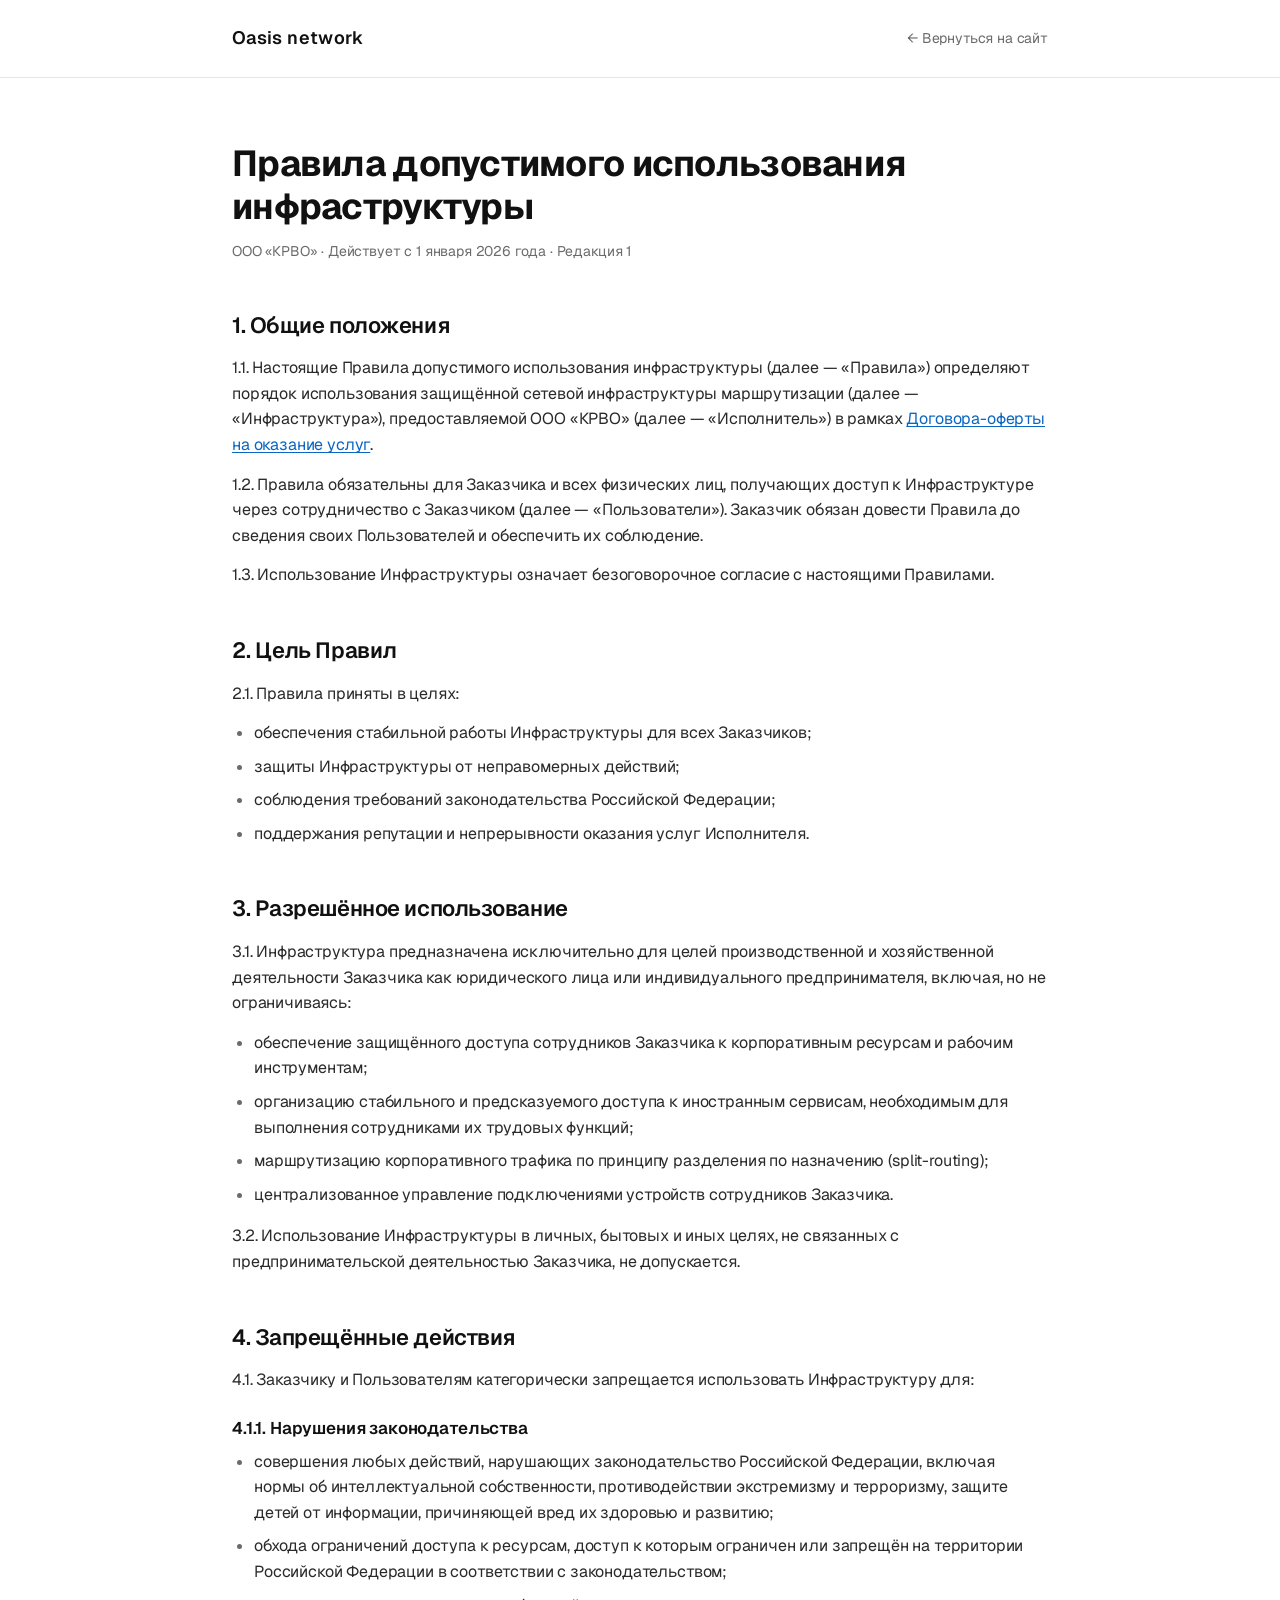
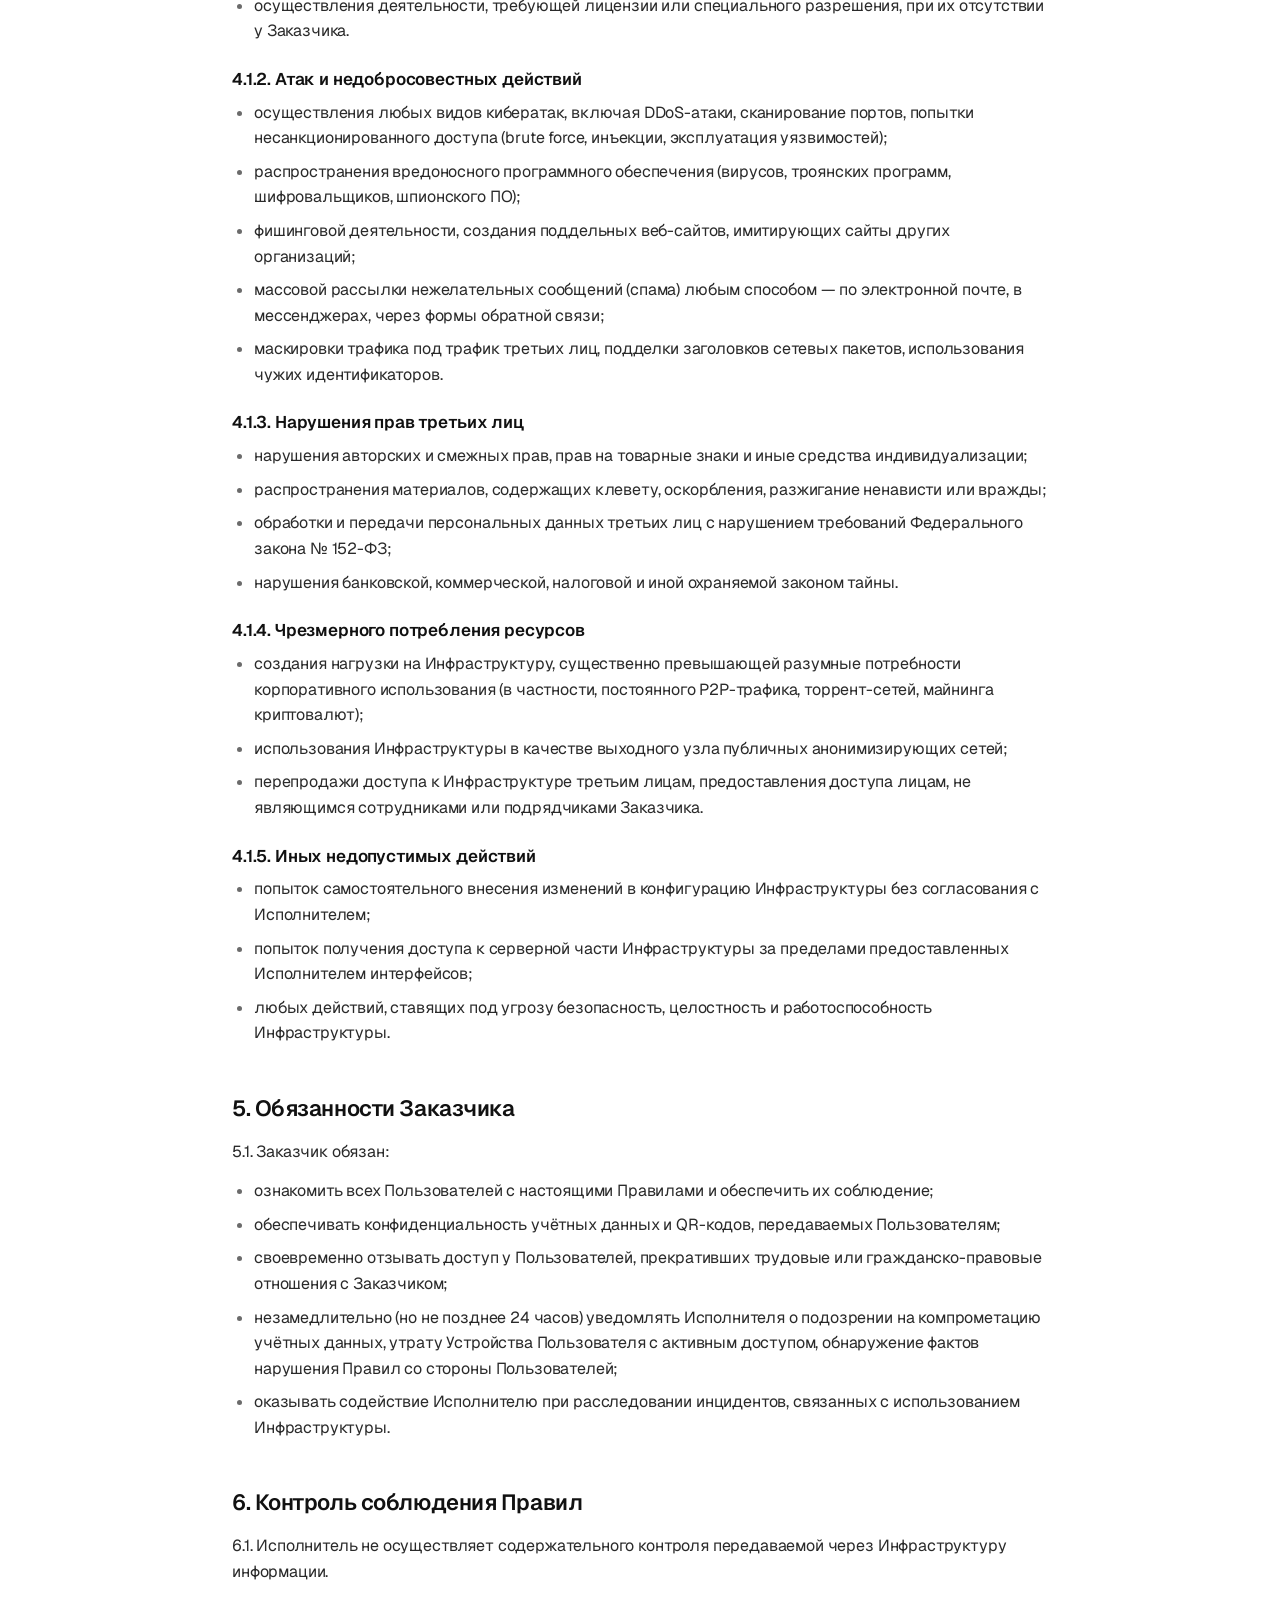
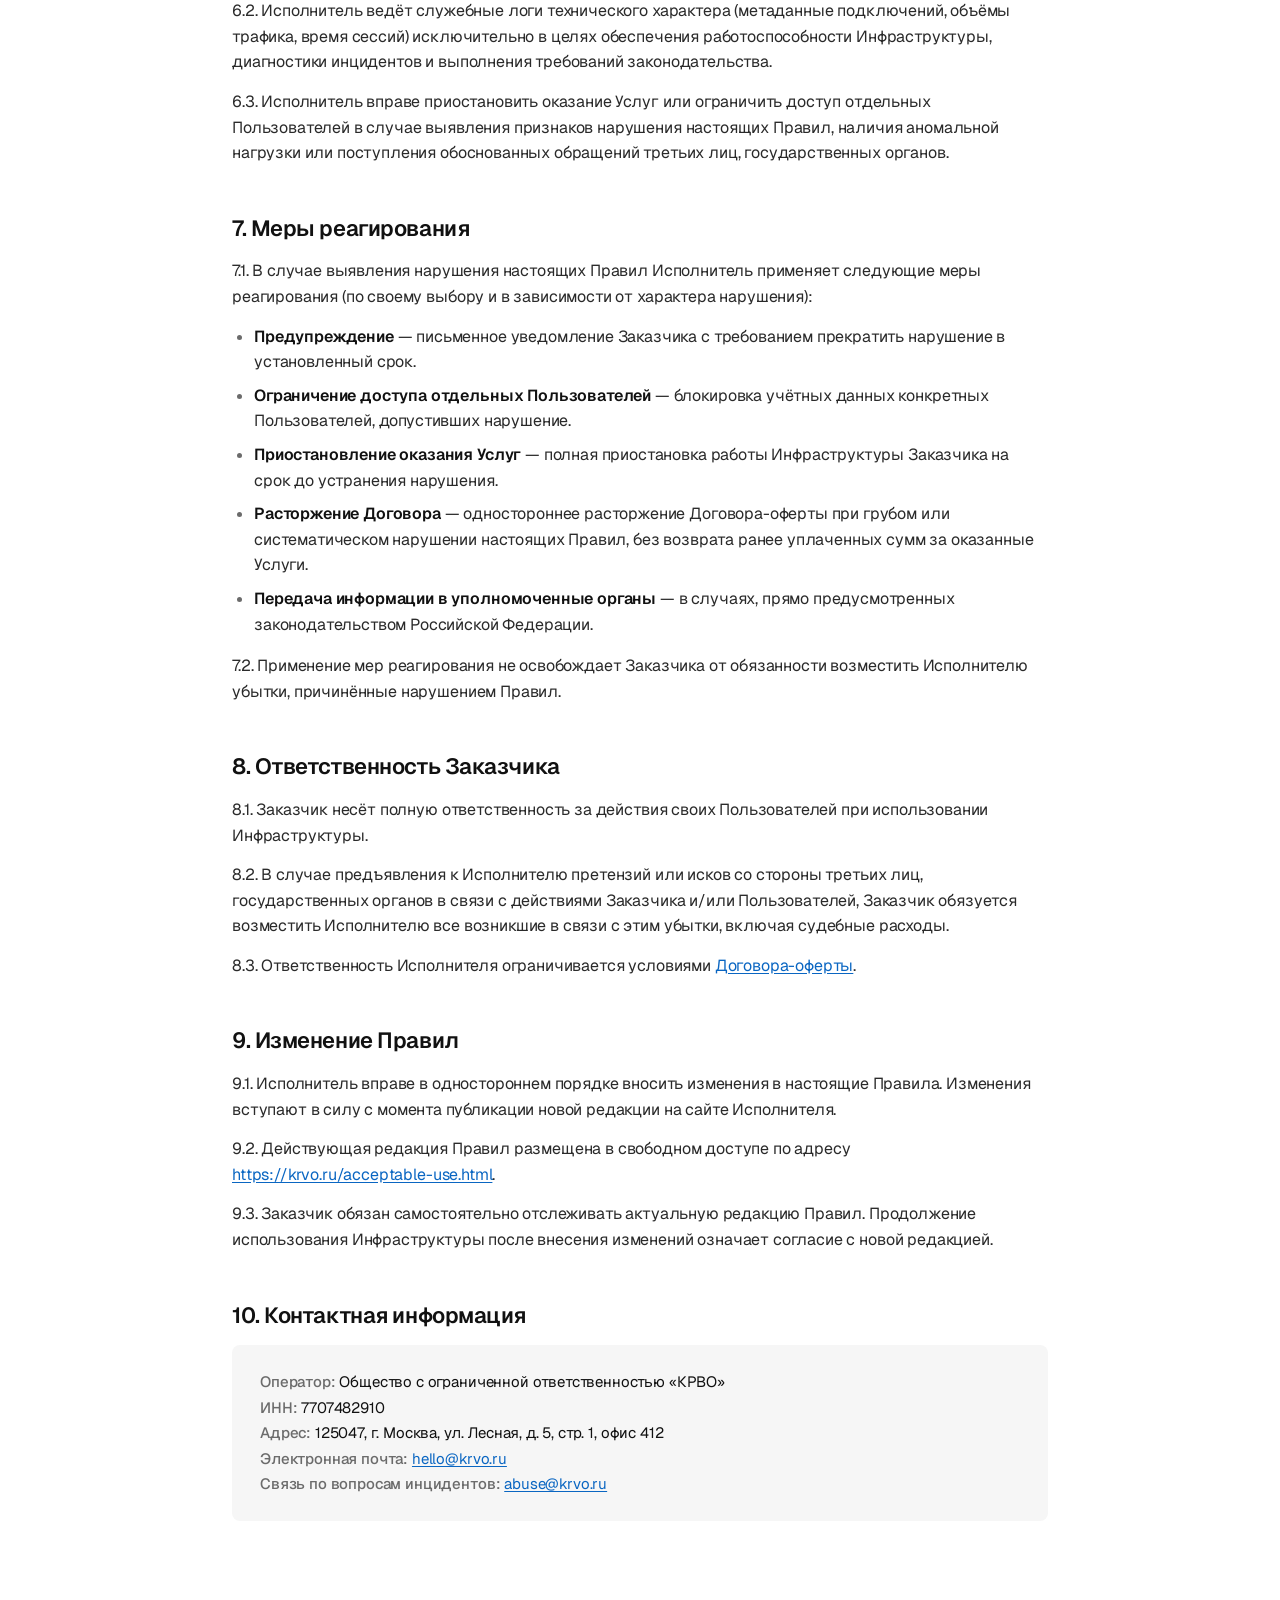
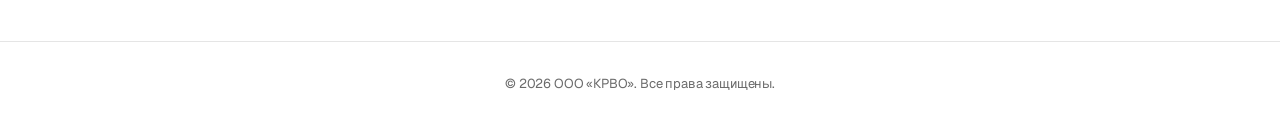
<file: acceptable-use.html>
<!doctype html>
<html lang="ru">
<head>
  <meta charset="utf-8" />
  <meta name="viewport" content="width=device-width, initial-scale=1" />
  <title>Правила допустимого использования инфраструктуры — Oasis network</title>
  <meta name="description" content="Правила допустимого использования сетевой инфраструктуры ООО «КРВО»" />
  <link rel="preconnect" href="https://fonts.googleapis.com" />
  <link rel="preconnect" href="https://fonts.gstatic.com" crossorigin />
  <link rel="stylesheet" href="https://fonts.googleapis.com/css2?family=Geist:wght@400;500;600;700&display=swap" />
  <style>
    *, *::before, *::after { box-sizing: border-box; }
    html, body { margin: 0; padding: 0; }
    body {
      font-family: 'Geist', -apple-system, BlinkMacSystemFont, 'Segoe UI', Roboto, Helvetica, Arial, sans-serif;
      background: #ffffff;
      color: #111111;
      font-size: 16px;
      line-height: 1.6;
      letter-spacing: -0.01em;
      -webkit-font-smoothing: antialiased;
      -moz-osx-font-smoothing: grayscale;
    }
    .policy-header { border-bottom: 1px solid #e5e5e5; background: #ffffff; }
    .policy-header-inner {
      max-width: 880px; margin: 0 auto; padding: 24px 32px;
      display: flex; align-items: center; justify-content: space-between; gap: 24px;
    }
    .policy-brand { display: inline-flex; align-items: center; text-decoration: none; color: #111111; font-weight: 600; letter-spacing: 0.02em; font-size: 18px; }
    .policy-back { font-size: 14px; color: #6b6b6b; text-decoration: none; transition: color .15s; }
    .policy-back:hover { color: #111111; }

    main { max-width: 880px; margin: 0 auto; padding: 64px 32px 96px; }
    h1 { font-size: 36px; line-height: 1.2; font-weight: 700; letter-spacing: -0.02em; margin: 0 0 12px; color: #111111; }
    .policy-meta { font-size: 14px; color: #6b6b6b; margin: 0 0 48px; }
    h2 { font-size: 22px; line-height: 1.3; font-weight: 600; letter-spacing: -0.02em; margin: 48px 0 16px; color: #111111; }
    h3 { font-size: 17px; line-height: 1.4; font-weight: 600; margin: 24px 0 8px; color: #111111; }
    p { margin: 0 0 14px; color: #2a2a2a; }
    ul, ol { margin: 0 0 16px; padding-left: 22px; color: #2a2a2a; }
    li { margin-bottom: 8px; }
    li::marker { color: #6b6b6b; }
    strong { color: #111111; font-weight: 600; }
    a { color: #0a66c2; text-decoration: underline; text-underline-offset: 2px; }
    a:hover { color: #084a8c; }

    .policy-requisites { background: #f6f6f6; border-radius: 8px; padding: 24px 28px; margin: 16px 0 24px; font-size: 15px; line-height: 1.7; }
    .policy-requisites dt { display: inline; font-weight: 500; color: #6b6b6b; }
    .policy-requisites dd { display: inline; margin: 0; color: #111111; }
    .policy-requisites dd::after { content: '\A'; white-space: pre; }

    footer.policy-footer { border-top: 1px solid #e5e5e5; padding: 32px; text-align: center; font-size: 13px; color: #6b6b6b; }

    @media (max-width: 640px) {
      .policy-header-inner { padding: 16px 20px; }
      main { padding: 40px 20px 64px; }
      h1 { font-size: 28px; }
      h2 { font-size: 19px; }
    }
  </style>
  <link rel="icon" href="assets/favicon.ico" sizes="any" />
  <link rel="icon" type="image/svg+xml" href="assets/favicon.svg" />
  <link rel="apple-touch-icon" href="assets/favicon-180.png" />
  <meta name="theme-color" content="#030408" />
</head>
<body>

  <header class="policy-header">
    <div class="policy-header-inner">
      <a href="index.html" class="policy-brand">Oasis network</a>
      <a href="index.html" class="policy-back">← Вернуться на сайт</a>
    </div>
  </header>

  <main>
    <h1>Правила допустимого использования инфраструктуры</h1>
    <p class="policy-meta">ООО «КРВО» · Действует с 1 января 2026 года · Редакция 1</p>

    <h2>1. Общие положения</h2>
    <p>1.1. Настоящие Правила допустимого использования инфраструктуры (далее — «Правила») определяют порядок использования защищённой сетевой инфраструктуры маршрутизации (далее — «Инфраструктура»), предоставляемой ООО «КРВО» (далее — «Исполнитель») в рамках <a href="offer.html">Договора-оферты на оказание услуг</a>.</p>
    <p>1.2. Правила обязательны для Заказчика и всех физических лиц, получающих доступ к Инфраструктуре через сотрудничество с Заказчиком (далее — «Пользователи»). Заказчик обязан довести Правила до сведения своих Пользователей и обеспечить их соблюдение.</p>
    <p>1.3. Использование Инфраструктуры означает безоговорочное согласие с настоящими Правилами.</p>

    <h2>2. Цель Правил</h2>
    <p>2.1. Правила приняты в целях:</p>
    <ul>
      <li>обеспечения стабильной работы Инфраструктуры для всех Заказчиков;</li>
      <li>защиты Инфраструктуры от неправомерных действий;</li>
      <li>соблюдения требований законодательства Российской Федерации;</li>
      <li>поддержания репутации и непрерывности оказания услуг Исполнителя.</li>
    </ul>

    <h2>3. Разрешённое использование</h2>
    <p>3.1. Инфраструктура предназначена исключительно для целей производственной и хозяйственной деятельности Заказчика как юридического лица или индивидуального предпринимателя, включая, но не ограничиваясь:</p>
    <ul>
      <li>обеспечение защищённого доступа сотрудников Заказчика к корпоративным ресурсам и рабочим инструментам;</li>
      <li>организацию стабильного и предсказуемого доступа к иностранным сервисам, необходимым для выполнения сотрудниками их трудовых функций;</li>
      <li>маршрутизацию корпоративного трафика по принципу разделения по назначению (split-routing);</li>
      <li>централизованное управление подключениями устройств сотрудников Заказчика.</li>
    </ul>
    <p>3.2. Использование Инфраструктуры в личных, бытовых и иных целях, не связанных с предпринимательской деятельностью Заказчика, не допускается.</p>

    <h2>4. Запрещённые действия</h2>
    <p>4.1. Заказчику и Пользователям категорически запрещается использовать Инфраструктуру для:</p>

    <h3>4.1.1. Нарушения законодательства</h3>
    <ul>
      <li>совершения любых действий, нарушающих законодательство Российской Федерации, включая нормы об интеллектуальной собственности, противодействии экстремизму и терроризму, защите детей от информации, причиняющей вред их здоровью и развитию;</li>
      <li>обхода ограничений доступа к ресурсам, доступ к которым ограничен или запрещён на территории Российской Федерации в соответствии с законодательством;</li>
      <li>осуществления деятельности, требующей лицензии или специального разрешения, при их отсутствии у Заказчика.</li>
    </ul>

    <h3>4.1.2. Атак и недобросовестных действий</h3>
    <ul>
      <li>осуществления любых видов кибератак, включая DDoS-атаки, сканирование портов, попытки несанкционированного доступа (brute force, инъекции, эксплуатация уязвимостей);</li>
      <li>распространения вредоносного программного обеспечения (вирусов, троянских программ, шифровальщиков, шпионского ПО);</li>
      <li>фишинговой деятельности, создания поддельных веб-сайтов, имитирующих сайты других организаций;</li>
      <li>массовой рассылки нежелательных сообщений (спама) любым способом — по электронной почте, в мессенджерах, через формы обратной связи;</li>
      <li>маскировки трафика под трафик третьих лиц, подделки заголовков сетевых пакетов, использования чужих идентификаторов.</li>
    </ul>

    <h3>4.1.3. Нарушения прав третьих лиц</h3>
    <ul>
      <li>нарушения авторских и смежных прав, прав на товарные знаки и иные средства индивидуализации;</li>
      <li>распространения материалов, содержащих клевету, оскорбления, разжигание ненависти или вражды;</li>
      <li>обработки и передачи персональных данных третьих лиц с нарушением требований Федерального закона № 152-ФЗ;</li>
      <li>нарушения банковской, коммерческой, налоговой и иной охраняемой законом тайны.</li>
    </ul>

    <h3>4.1.4. Чрезмерного потребления ресурсов</h3>
    <ul>
      <li>создания нагрузки на Инфраструктуру, существенно превышающей разумные потребности корпоративного использования (в частности, постоянного P2P-трафика, торрент-сетей, майнинга криптовалют);</li>
      <li>использования Инфраструктуры в качестве выходного узла публичных анонимизирующих сетей;</li>
      <li>перепродажи доступа к Инфраструктуре третьим лицам, предоставления доступа лицам, не являющимся сотрудниками или подрядчиками Заказчика.</li>
    </ul>

    <h3>4.1.5. Иных недопустимых действий</h3>
    <ul>
      <li>попыток самостоятельного внесения изменений в конфигурацию Инфраструктуры без согласования с Исполнителем;</li>
      <li>попыток получения доступа к серверной части Инфраструктуры за пределами предоставленных Исполнителем интерфейсов;</li>
      <li>любых действий, ставящих под угрозу безопасность, целостность и работоспособность Инфраструктуры.</li>
    </ul>

    <h2>5. Обязанности Заказчика</h2>
    <p>5.1. Заказчик обязан:</p>
    <ul>
      <li>ознакомить всех Пользователей с настоящими Правилами и обеспечить их соблюдение;</li>
      <li>обеспечивать конфиденциальность учётных данных и QR-кодов, передаваемых Пользователям;</li>
      <li>своевременно отзывать доступ у Пользователей, прекративших трудовые или гражданско-правовые отношения с Заказчиком;</li>
      <li>незамедлительно (но не позднее 24 часов) уведомлять Исполнителя о подозрении на компрометацию учётных данных, утрату Устройства Пользователя с активным доступом, обнаружение фактов нарушения Правил со стороны Пользователей;</li>
      <li>оказывать содействие Исполнителю при расследовании инцидентов, связанных с использованием Инфраструктуры.</li>
    </ul>

    <h2>6. Контроль соблюдения Правил</h2>
    <p>6.1. Исполнитель не осуществляет содержательного контроля передаваемой через Инфраструктуру информации.</p>
    <p>6.2. Исполнитель ведёт служебные логи технического характера (метаданные подключений, объёмы трафика, время сессий) исключительно в целях обеспечения работоспособности Инфраструктуры, диагностики инцидентов и выполнения требований законодательства.</p>
    <p>6.3. Исполнитель вправе приостановить оказание Услуг или ограничить доступ отдельных Пользователей в случае выявления признаков нарушения настоящих Правил, наличия аномальной нагрузки или поступления обоснованных обращений третьих лиц, государственных органов.</p>

    <h2>7. Меры реагирования</h2>
    <p>7.1. В случае выявления нарушения настоящих Правил Исполнитель применяет следующие меры реагирования (по своему выбору и в зависимости от характера нарушения):</p>
    <ul>
      <li><strong>Предупреждение</strong> — письменное уведомление Заказчика с требованием прекратить нарушение в установленный срок.</li>
      <li><strong>Ограничение доступа отдельных Пользователей</strong> — блокировка учётных данных конкретных Пользователей, допустивших нарушение.</li>
      <li><strong>Приостановление оказания Услуг</strong> — полная приостановка работы Инфраструктуры Заказчика на срок до устранения нарушения.</li>
      <li><strong>Расторжение Договора</strong> — одностороннее расторжение Договора-оферты при грубом или систематическом нарушении настоящих Правил, без возврата ранее уплаченных сумм за оказанные Услуги.</li>
      <li><strong>Передача информации в уполномоченные органы</strong> — в случаях, прямо предусмотренных законодательством Российской Федерации.</li>
    </ul>
    <p>7.2. Применение мер реагирования не освобождает Заказчика от обязанности возместить Исполнителю убытки, причинённые нарушением Правил.</p>

    <h2>8. Ответственность Заказчика</h2>
    <p>8.1. Заказчик несёт полную ответственность за действия своих Пользователей при использовании Инфраструктуры.</p>
    <p>8.2. В случае предъявления к Исполнителю претензий или исков со стороны третьих лиц, государственных органов в связи с действиями Заказчика и/или Пользователей, Заказчик обязуется возместить Исполнителю все возникшие в связи с этим убытки, включая судебные расходы.</p>
    <p>8.3. Ответственность Исполнителя ограничивается условиями <a href="offer.html">Договора-оферты</a>.</p>

    <h2>9. Изменение Правил</h2>
    <p>9.1. Исполнитель вправе в одностороннем порядке вносить изменения в настоящие Правила. Изменения вступают в силу с момента публикации новой редакции на сайте Исполнителя.</p>
    <p>9.2. Действующая редакция Правил размещена в свободном доступе по адресу <a href="https://krvo.ru/acceptable-use.html">https://krvo.ru/acceptable-use.html</a>.</p>
    <p>9.3. Заказчик обязан самостоятельно отслеживать актуальную редакцию Правил. Продолжение использования Инфраструктуры после внесения изменений означает согласие с новой редакцией.</p>

    <h2>10. Контактная информация</h2>
    <dl class="policy-requisites">
      <dt>Оператор:</dt> <dd>Общество с ограниченной ответственностью «КРВО»</dd>
      <dt>ИНН:</dt> <dd>7707482910</dd>
      <dt>Адрес:</dt> <dd>125047, г. Москва, ул. Лесная, д. 5, стр. 1, офис 412</dd>
      <dt>Электронная почта:</dt> <dd><a href="mailto:hello@krvo.ru">hello@krvo.ru</a></dd>
      <dt>Связь по вопросам инцидентов:</dt> <dd><a href="mailto:abuse@krvo.ru">abuse@krvo.ru</a></dd>
    </dl>
  </main>

  <footer class="policy-footer">
    © 2026 ООО «КРВО». Все права защищены.
  </footer>

</body>
</html>
</file>
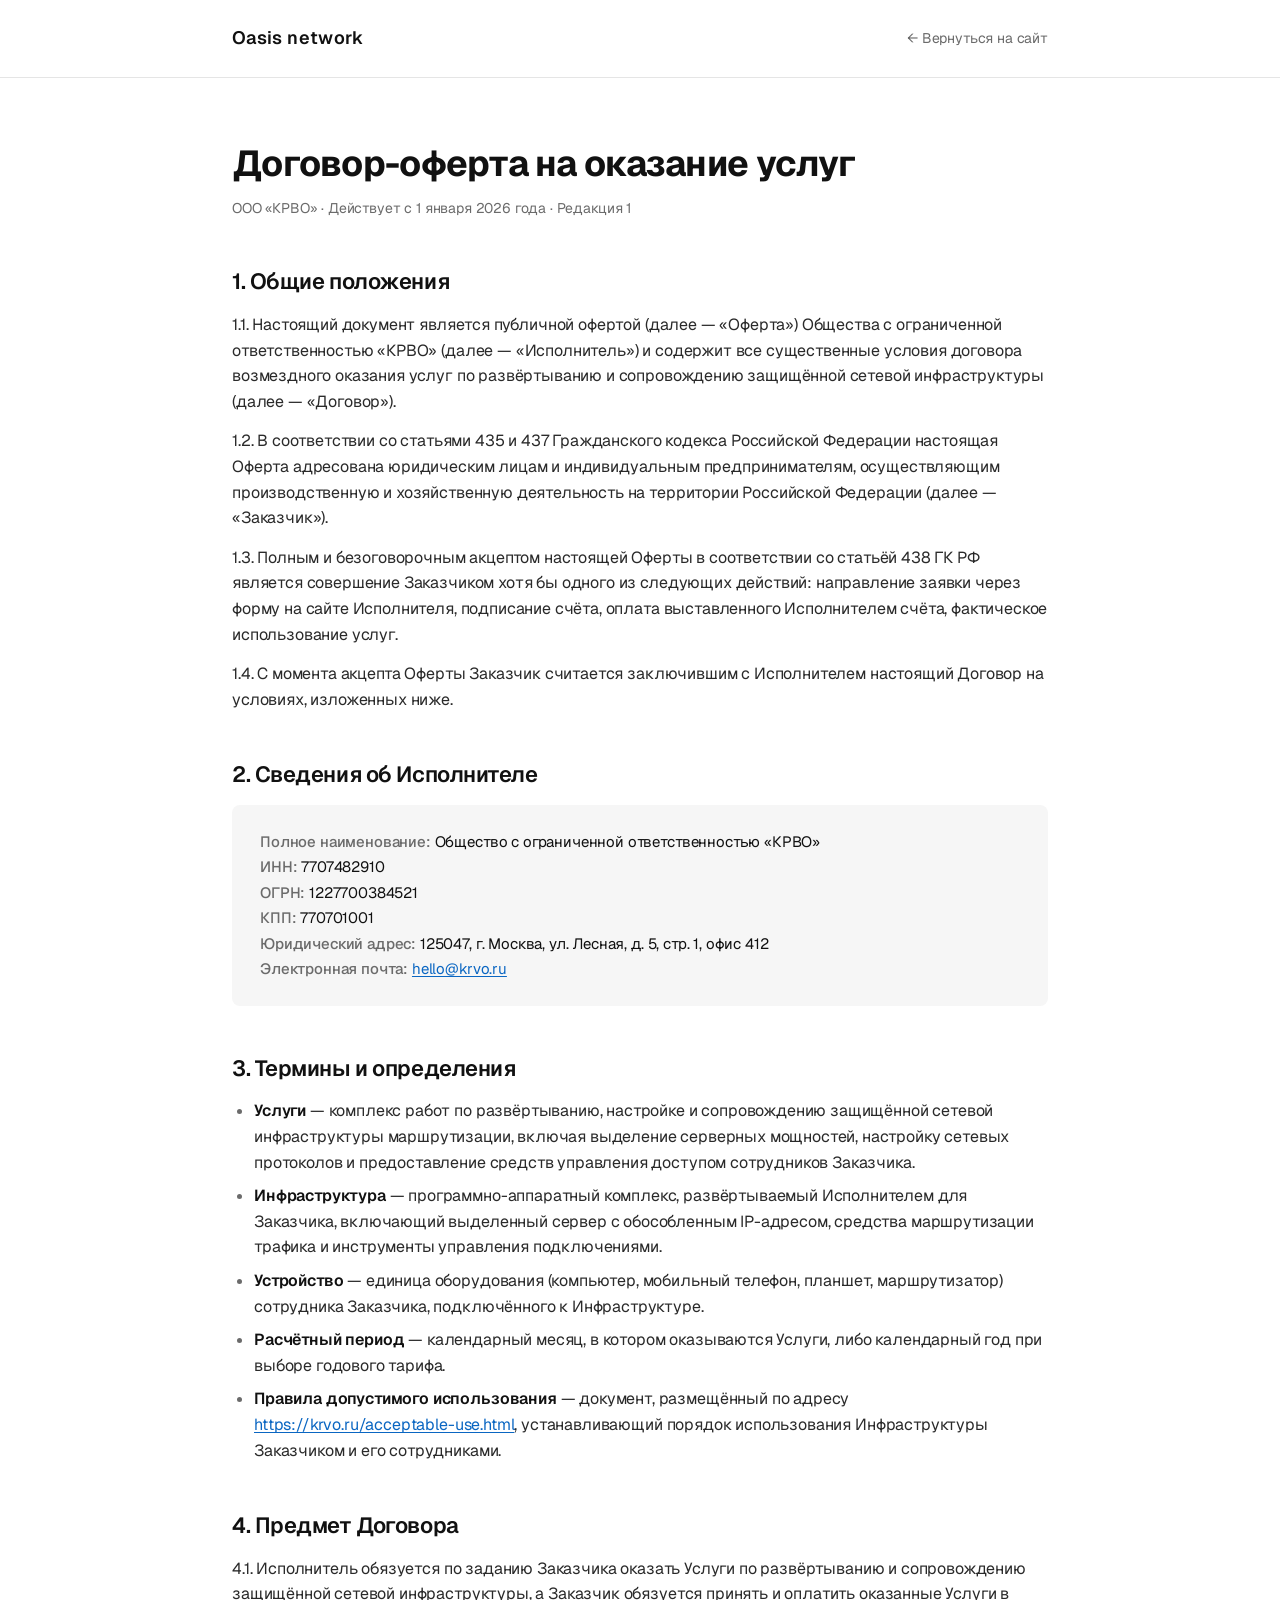
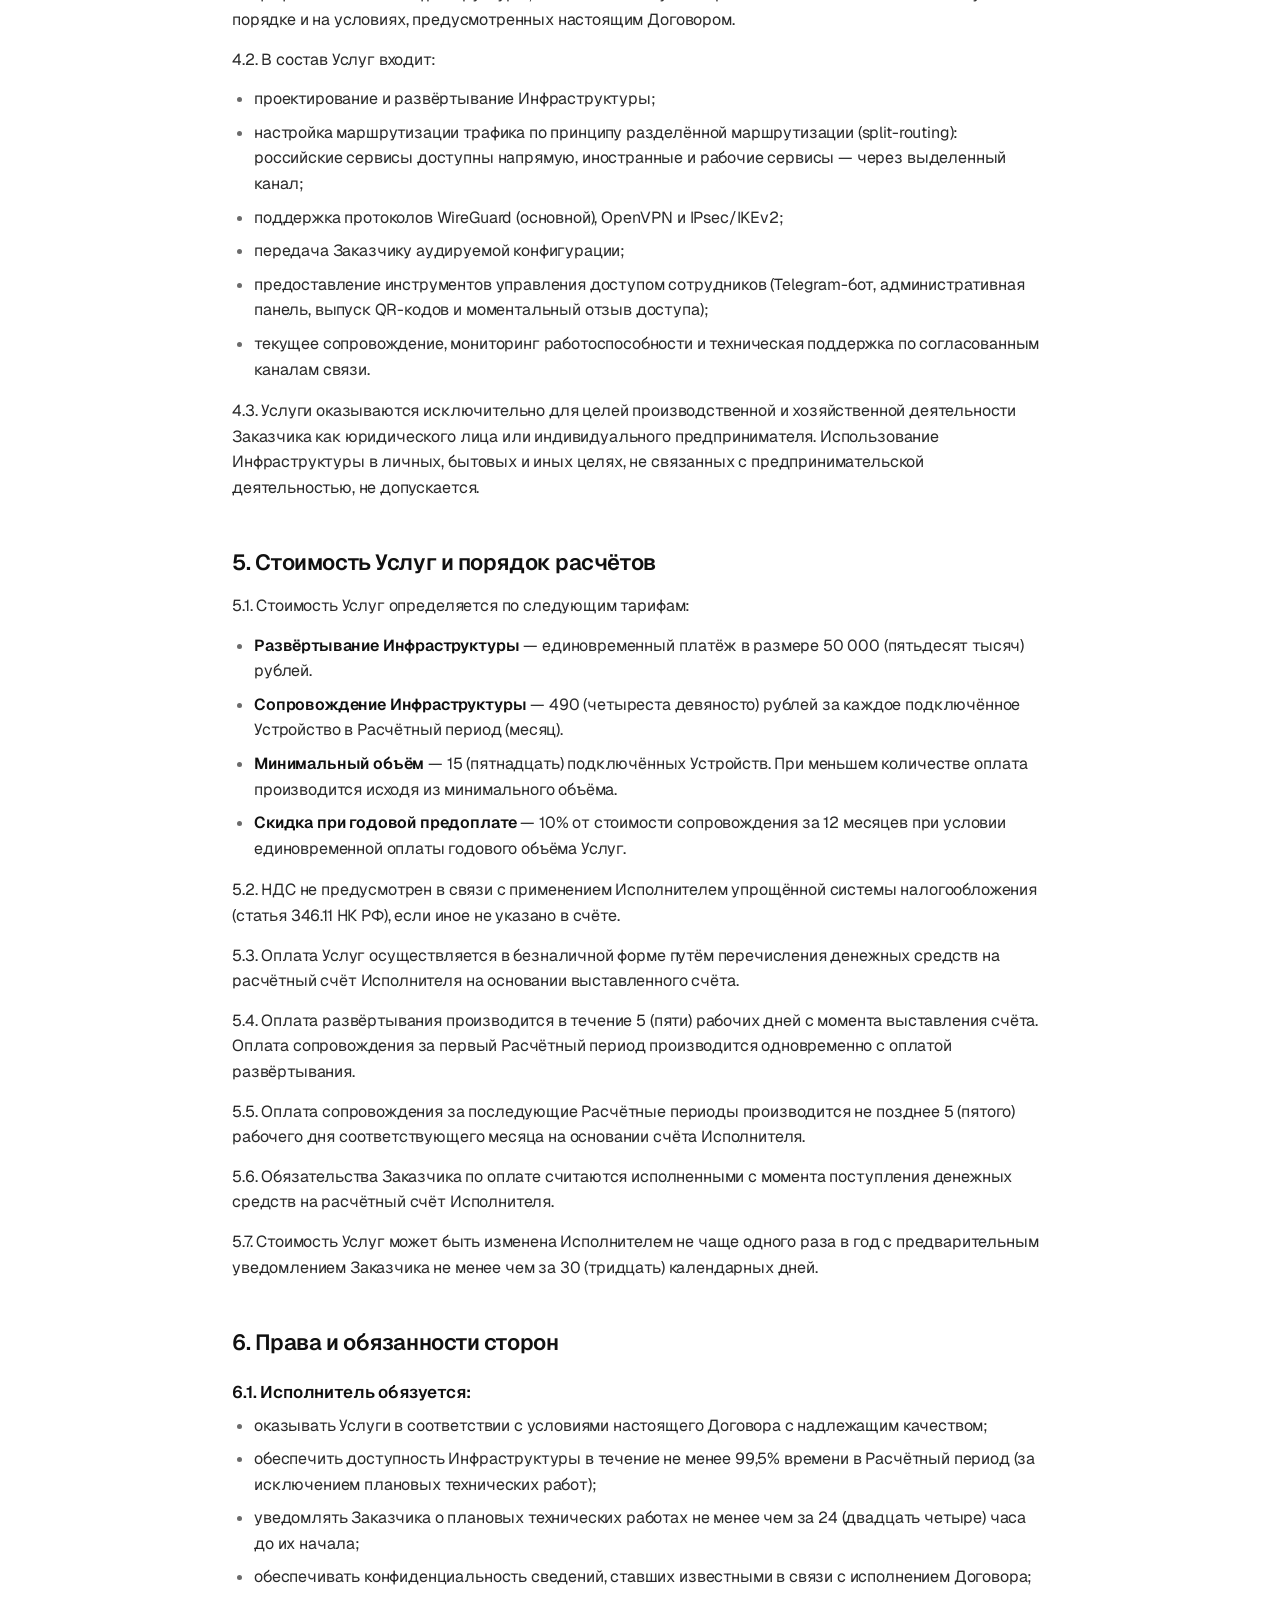
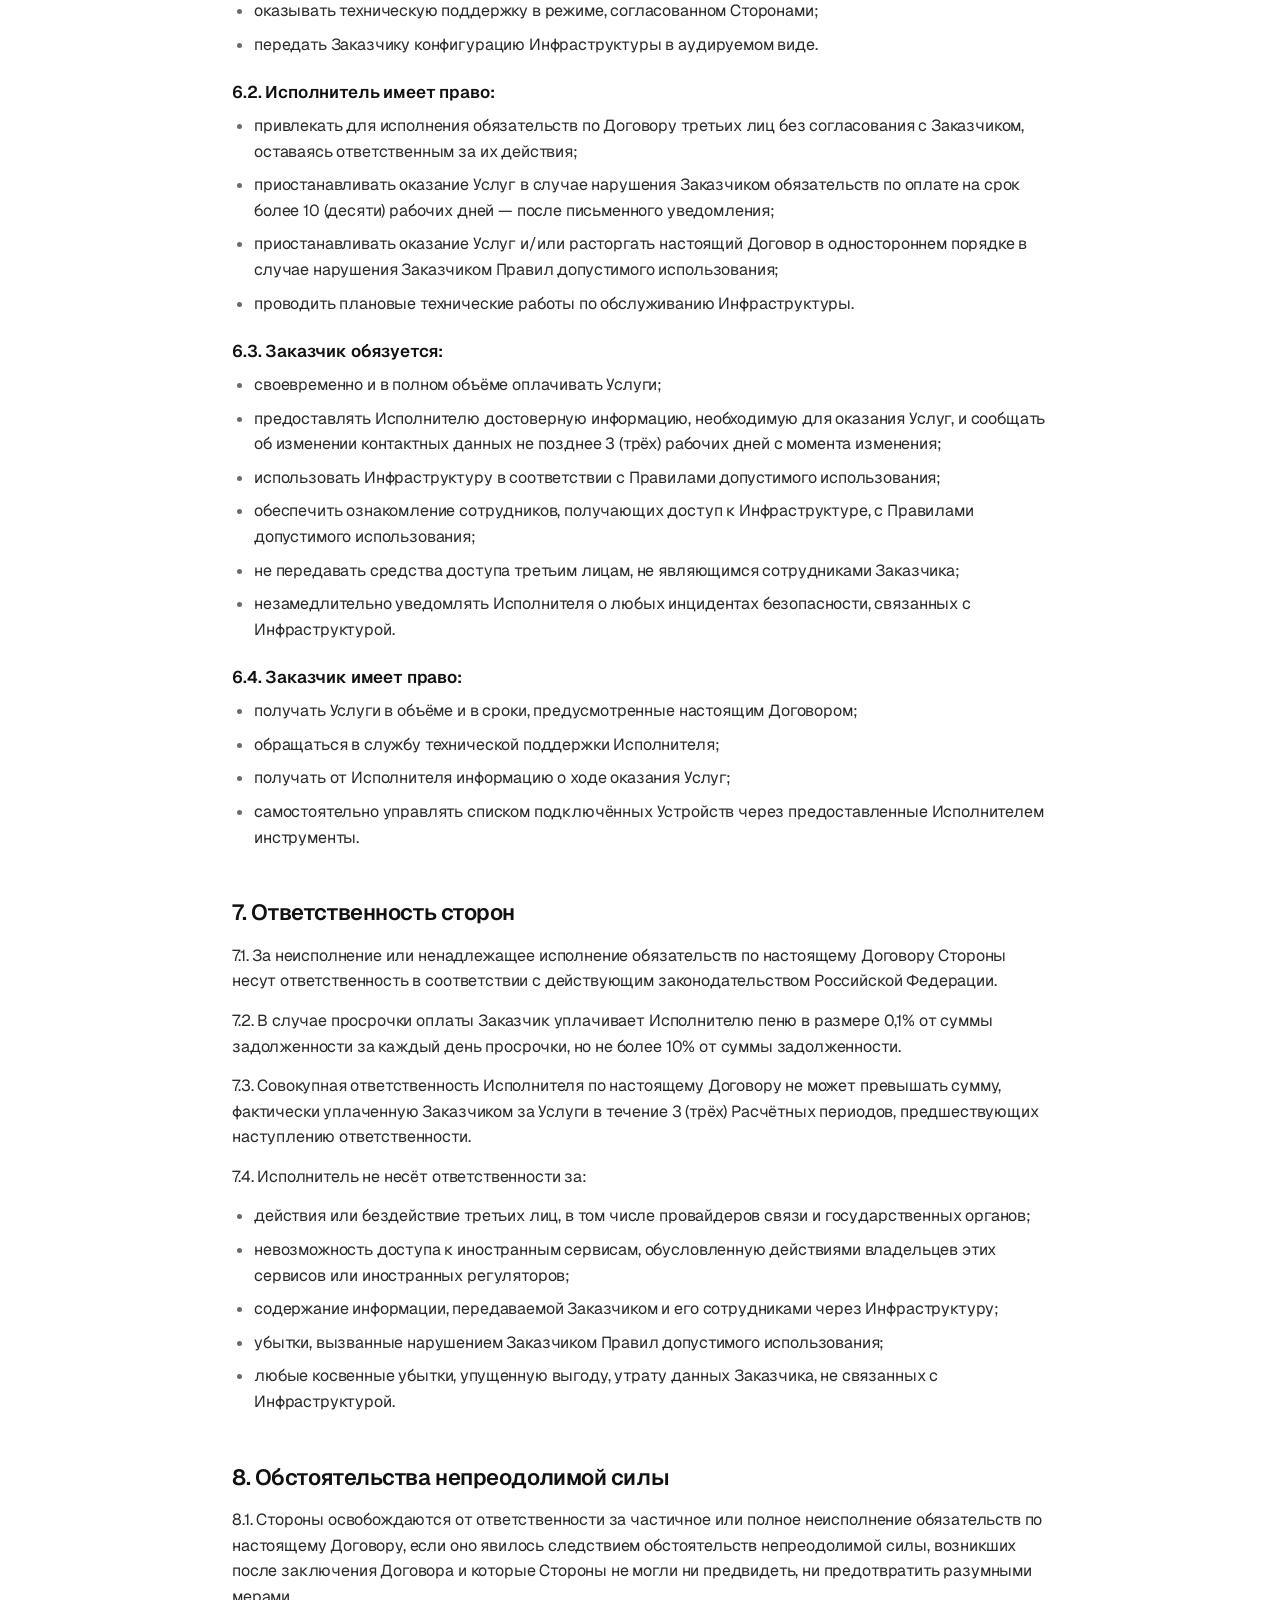
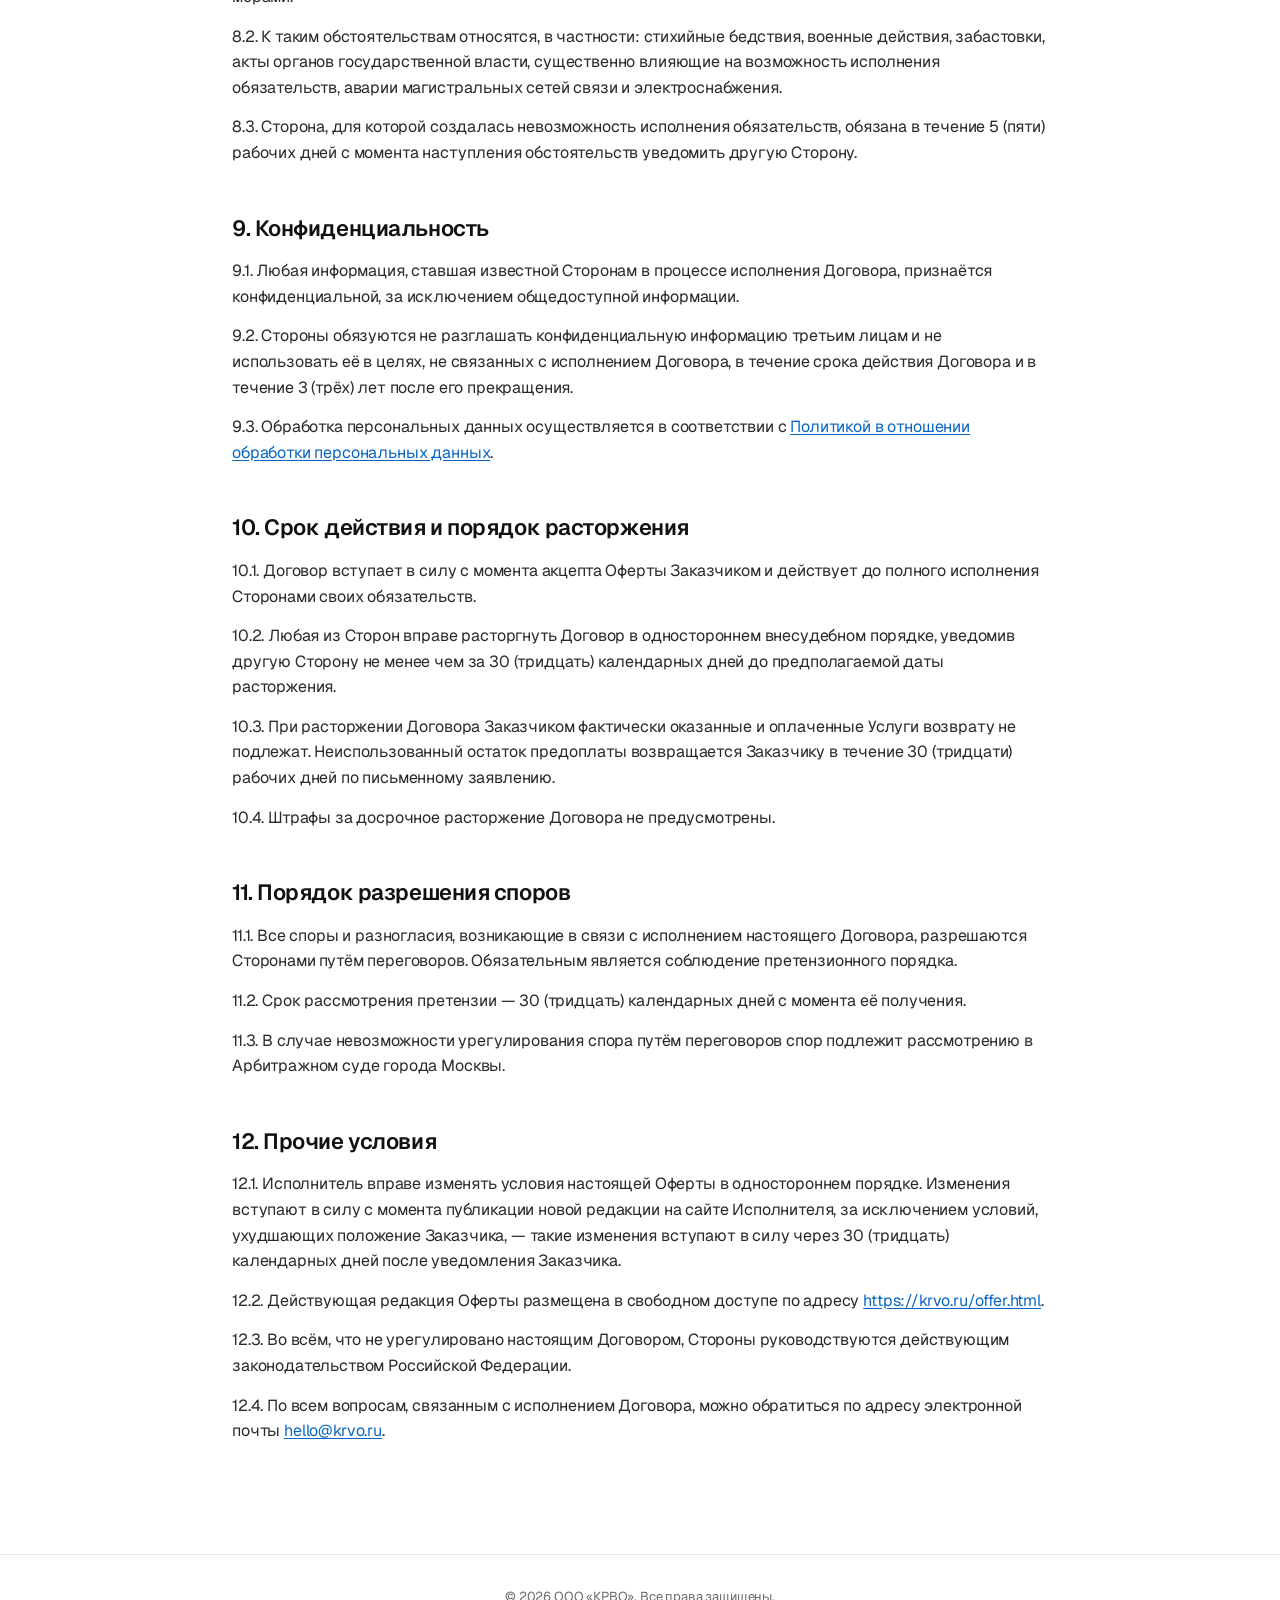
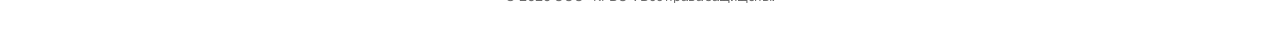
<file: offer.html>
<!doctype html>
<html lang="ru">
<head>
  <meta charset="utf-8" />
  <meta name="viewport" content="width=device-width, initial-scale=1" />
  <title>Договор-оферта — Oasis network</title>
  <meta name="description" content="Договор-оферта ООО «КРВО» на оказание услуг по развёртыванию и сопровождению защищённой сетевой инфраструктуры" />
  <link rel="preconnect" href="https://fonts.googleapis.com" />
  <link rel="preconnect" href="https://fonts.gstatic.com" crossorigin />
  <link rel="stylesheet" href="https://fonts.googleapis.com/css2?family=Geist:wght@400;500;600;700&display=swap" />
  <style>
    *, *::before, *::after { box-sizing: border-box; }
    html, body { margin: 0; padding: 0; }
    body {
      font-family: 'Geist', -apple-system, BlinkMacSystemFont, 'Segoe UI', Roboto, Helvetica, Arial, sans-serif;
      background: #ffffff;
      color: #111111;
      font-size: 16px;
      line-height: 1.6;
      letter-spacing: -0.01em;
      -webkit-font-smoothing: antialiased;
      -moz-osx-font-smoothing: grayscale;
    }
    .policy-header { border-bottom: 1px solid #e5e5e5; background: #ffffff; }
    .policy-header-inner {
      max-width: 880px; margin: 0 auto; padding: 24px 32px;
      display: flex; align-items: center; justify-content: space-between; gap: 24px;
    }
    .policy-brand { display: inline-flex; align-items: center; text-decoration: none; color: #111111; font-weight: 600; letter-spacing: 0.02em; font-size: 18px; }
    .policy-back { font-size: 14px; color: #6b6b6b; text-decoration: none; transition: color .15s; }
    .policy-back:hover { color: #111111; }

    main { max-width: 880px; margin: 0 auto; padding: 64px 32px 96px; }
    h1 { font-size: 36px; line-height: 1.2; font-weight: 700; letter-spacing: -0.02em; margin: 0 0 12px; color: #111111; }
    .policy-meta { font-size: 14px; color: #6b6b6b; margin: 0 0 48px; }
    h2 { font-size: 22px; line-height: 1.3; font-weight: 600; letter-spacing: -0.02em; margin: 48px 0 16px; color: #111111; }
    h3 { font-size: 17px; line-height: 1.4; font-weight: 600; margin: 24px 0 8px; color: #111111; }
    p { margin: 0 0 14px; color: #2a2a2a; }
    ul, ol { margin: 0 0 16px; padding-left: 22px; color: #2a2a2a; }
    li { margin-bottom: 8px; }
    li::marker { color: #6b6b6b; }
    strong { color: #111111; font-weight: 600; }
    a { color: #0a66c2; text-decoration: underline; text-underline-offset: 2px; }
    a:hover { color: #084a8c; }

    .policy-requisites { background: #f6f6f6; border-radius: 8px; padding: 24px 28px; margin: 16px 0 24px; font-size: 15px; line-height: 1.7; }
    .policy-requisites dt { display: inline; font-weight: 500; color: #6b6b6b; }
    .policy-requisites dd { display: inline; margin: 0; color: #111111; }
    .policy-requisites dd::after { content: '\A'; white-space: pre; }

    footer.policy-footer { border-top: 1px solid #e5e5e5; padding: 32px; text-align: center; font-size: 13px; color: #6b6b6b; }

    @media (max-width: 640px) {
      .policy-header-inner { padding: 16px 20px; }
      main { padding: 40px 20px 64px; }
      h1 { font-size: 28px; }
      h2 { font-size: 19px; }
    }
  </style>
  <link rel="icon" href="assets/favicon.ico" sizes="any" />
  <link rel="icon" type="image/svg+xml" href="assets/favicon.svg" />
  <link rel="apple-touch-icon" href="assets/favicon-180.png" />
  <meta name="theme-color" content="#030408" />
</head>
<body>

  <header class="policy-header">
    <div class="policy-header-inner">
      <a href="index.html" class="policy-brand">Oasis network</a>
      <a href="index.html" class="policy-back">← Вернуться на сайт</a>
    </div>
  </header>

  <main>
    <h1>Договор-оферта на оказание услуг</h1>
    <p class="policy-meta">ООО «КРВО» · Действует с 1 января 2026 года · Редакция 1</p>

    <h2>1. Общие положения</h2>
    <p>1.1. Настоящий документ является публичной офертой (далее — «Оферта») Общества с ограниченной ответственностью «КРВО» (далее — «Исполнитель») и содержит все существенные условия договора возмездного оказания услуг по развёртыванию и сопровождению защищённой сетевой инфраструктуры (далее — «Договор»).</p>
    <p>1.2. В соответствии со статьями 435 и 437 Гражданского кодекса Российской Федерации настоящая Оферта адресована юридическим лицам и индивидуальным предпринимателям, осуществляющим производственную и хозяйственную деятельность на территории Российской Федерации (далее — «Заказчик»).</p>
    <p>1.3. Полным и безоговорочным акцептом настоящей Оферты в соответствии со статьёй 438 ГК РФ является совершение Заказчиком хотя бы одного из следующих действий: направление заявки через форму на сайте Исполнителя, подписание счёта, оплата выставленного Исполнителем счёта, фактическое использование услуг.</p>
    <p>1.4. С момента акцепта Оферты Заказчик считается заключившим с Исполнителем настоящий Договор на условиях, изложенных ниже.</p>

    <h2>2. Сведения об Исполнителе</h2>
    <dl class="policy-requisites">
      <dt>Полное наименование:</dt> <dd>Общество с ограниченной ответственностью «КРВО»</dd>
      <dt>ИНН:</dt> <dd>7707482910</dd>
      <dt>ОГРН:</dt> <dd>1227700384521</dd>
      <dt>КПП:</dt> <dd>770701001</dd>
      <dt>Юридический адрес:</dt> <dd>125047, г. Москва, ул. Лесная, д. 5, стр. 1, офис 412</dd>
      <dt>Электронная почта:</dt> <dd><a href="mailto:hello@krvo.ru">hello@krvo.ru</a></dd>
    </dl>

    <h2>3. Термины и определения</h2>
    <ul>
      <li><strong>Услуги</strong> — комплекс работ по развёртыванию, настройке и сопровождению защищённой сетевой инфраструктуры маршрутизации, включая выделение серверных мощностей, настройку сетевых протоколов и предоставление средств управления доступом сотрудников Заказчика.</li>
      <li><strong>Инфраструктура</strong> — программно-аппаратный комплекс, развёртываемый Исполнителем для Заказчика, включающий выделенный сервер с обособленным IP-адресом, средства маршрутизации трафика и инструменты управления подключениями.</li>
      <li><strong>Устройство</strong> — единица оборудования (компьютер, мобильный телефон, планшет, маршрутизатор) сотрудника Заказчика, подключённого к Инфраструктуре.</li>
      <li><strong>Расчётный период</strong> — календарный месяц, в котором оказываются Услуги, либо календарный год при выборе годового тарифа.</li>
      <li><strong>Правила допустимого использования</strong> — документ, размещённый по адресу <a href="acceptable-use.html">https://krvo.ru/acceptable-use.html</a>, устанавливающий порядок использования Инфраструктуры Заказчиком и его сотрудниками.</li>
    </ul>

    <h2>4. Предмет Договора</h2>
    <p>4.1. Исполнитель обязуется по заданию Заказчика оказать Услуги по развёртыванию и сопровождению защищённой сетевой инфраструктуры, а Заказчик обязуется принять и оплатить оказанные Услуги в порядке и на условиях, предусмотренных настоящим Договором.</p>
    <p>4.2. В состав Услуг входит:</p>
    <ul>
      <li>проектирование и развёртывание Инфраструктуры;</li>
      <li>настройка маршрутизации трафика по принципу разделённой маршрутизации (split-routing): российские сервисы доступны напрямую, иностранные и рабочие сервисы — через выделенный канал;</li>
      <li>поддержка протоколов WireGuard (основной), OpenVPN и IPsec/IKEv2;</li>
      <li>передача Заказчику аудируемой конфигурации;</li>
      <li>предоставление инструментов управления доступом сотрудников (Telegram-бот, административная панель, выпуск QR-кодов и моментальный отзыв доступа);</li>
      <li>текущее сопровождение, мониторинг работоспособности и техническая поддержка по согласованным каналам связи.</li>
    </ul>
    <p>4.3. Услуги оказываются исключительно для целей производственной и хозяйственной деятельности Заказчика как юридического лица или индивидуального предпринимателя. Использование Инфраструктуры в личных, бытовых и иных целях, не связанных с предпринимательской деятельностью, не допускается.</p>

    <h2>5. Стоимость Услуг и порядок расчётов</h2>
    <p>5.1. Стоимость Услуг определяется по следующим тарифам:</p>
    <ul>
      <li><strong>Развёртывание Инфраструктуры</strong> — единовременный платёж в размере 50 000 (пятьдесят тысяч) рублей.</li>
      <li><strong>Сопровождение Инфраструктуры</strong> — 490 (четыреста девяносто) рублей за каждое подключённое Устройство в Расчётный период (месяц).</li>
      <li><strong>Минимальный объём</strong> — 15 (пятнадцать) подключённых Устройств. При меньшем количестве оплата производится исходя из минимального объёма.</li>
      <li><strong>Скидка при годовой предоплате</strong> — 10% от стоимости сопровождения за 12 месяцев при условии единовременной оплаты годового объёма Услуг.</li>
    </ul>
    <p>5.2. НДС не предусмотрен в связи с применением Исполнителем упрощённой системы налогообложения (статья 346.11 НК РФ), если иное не указано в счёте.</p>
    <p>5.3. Оплата Услуг осуществляется в безналичной форме путём перечисления денежных средств на расчётный счёт Исполнителя на основании выставленного счёта.</p>
    <p>5.4. Оплата развёртывания производится в течение 5 (пяти) рабочих дней с момента выставления счёта. Оплата сопровождения за первый Расчётный период производится одновременно с оплатой развёртывания.</p>
    <p>5.5. Оплата сопровождения за последующие Расчётные периоды производится не позднее 5 (пятого) рабочего дня соответствующего месяца на основании счёта Исполнителя.</p>
    <p>5.6. Обязательства Заказчика по оплате считаются исполненными с момента поступления денежных средств на расчётный счёт Исполнителя.</p>
    <p>5.7. Стоимость Услуг может быть изменена Исполнителем не чаще одного раза в год с предварительным уведомлением Заказчика не менее чем за 30 (тридцать) календарных дней.</p>

    <h2>6. Права и обязанности сторон</h2>
    <h3>6.1. Исполнитель обязуется:</h3>
    <ul>
      <li>оказывать Услуги в соответствии с условиями настоящего Договора с надлежащим качеством;</li>
      <li>обеспечить доступность Инфраструктуры в течение не менее 99,5% времени в Расчётный период (за исключением плановых технических работ);</li>
      <li>уведомлять Заказчика о плановых технических работах не менее чем за 24 (двадцать четыре) часа до их начала;</li>
      <li>обеспечивать конфиденциальность сведений, ставших известными в связи с исполнением Договора;</li>
      <li>оказывать техническую поддержку в режиме, согласованном Сторонами;</li>
      <li>передать Заказчику конфигурацию Инфраструктуры в аудируемом виде.</li>
    </ul>
    <h3>6.2. Исполнитель имеет право:</h3>
    <ul>
      <li>привлекать для исполнения обязательств по Договору третьих лиц без согласования с Заказчиком, оставаясь ответственным за их действия;</li>
      <li>приостанавливать оказание Услуг в случае нарушения Заказчиком обязательств по оплате на срок более 10 (десяти) рабочих дней — после письменного уведомления;</li>
      <li>приостанавливать оказание Услуг и/или расторгать настоящий Договор в одностороннем порядке в случае нарушения Заказчиком Правил допустимого использования;</li>
      <li>проводить плановые технические работы по обслуживанию Инфраструктуры.</li>
    </ul>
    <h3>6.3. Заказчик обязуется:</h3>
    <ul>
      <li>своевременно и в полном объёме оплачивать Услуги;</li>
      <li>предоставлять Исполнителю достоверную информацию, необходимую для оказания Услуг, и сообщать об изменении контактных данных не позднее 3 (трёх) рабочих дней с момента изменения;</li>
      <li>использовать Инфраструктуру в соответствии с Правилами допустимого использования;</li>
      <li>обеспечить ознакомление сотрудников, получающих доступ к Инфраструктуре, с Правилами допустимого использования;</li>
      <li>не передавать средства доступа третьим лицам, не являющимся сотрудниками Заказчика;</li>
      <li>незамедлительно уведомлять Исполнителя о любых инцидентах безопасности, связанных с Инфраструктурой.</li>
    </ul>
    <h3>6.4. Заказчик имеет право:</h3>
    <ul>
      <li>получать Услуги в объёме и в сроки, предусмотренные настоящим Договором;</li>
      <li>обращаться в службу технической поддержки Исполнителя;</li>
      <li>получать от Исполнителя информацию о ходе оказания Услуг;</li>
      <li>самостоятельно управлять списком подключённых Устройств через предоставленные Исполнителем инструменты.</li>
    </ul>

    <h2>7. Ответственность сторон</h2>
    <p>7.1. За неисполнение или ненадлежащее исполнение обязательств по настоящему Договору Стороны несут ответственность в соответствии с действующим законодательством Российской Федерации.</p>
    <p>7.2. В случае просрочки оплаты Заказчик уплачивает Исполнителю пеню в размере 0,1% от суммы задолженности за каждый день просрочки, но не более 10% от суммы задолженности.</p>
    <p>7.3. Совокупная ответственность Исполнителя по настоящему Договору не может превышать сумму, фактически уплаченную Заказчиком за Услуги в течение 3 (трёх) Расчётных периодов, предшествующих наступлению ответственности.</p>
    <p>7.4. Исполнитель не несёт ответственности за:</p>
    <ul>
      <li>действия или бездействие третьих лиц, в том числе провайдеров связи и государственных органов;</li>
      <li>невозможность доступа к иностранным сервисам, обусловленную действиями владельцев этих сервисов или иностранных регуляторов;</li>
      <li>содержание информации, передаваемой Заказчиком и его сотрудниками через Инфраструктуру;</li>
      <li>убытки, вызванные нарушением Заказчиком Правил допустимого использования;</li>
      <li>любые косвенные убытки, упущенную выгоду, утрату данных Заказчика, не связанных с Инфраструктурой.</li>
    </ul>

    <h2>8. Обстоятельства непреодолимой силы</h2>
    <p>8.1. Стороны освобождаются от ответственности за частичное или полное неисполнение обязательств по настоящему Договору, если оно явилось следствием обстоятельств непреодолимой силы, возникших после заключения Договора и которые Стороны не могли ни предвидеть, ни предотвратить разумными мерами.</p>
    <p>8.2. К таким обстоятельствам относятся, в частности: стихийные бедствия, военные действия, забастовки, акты органов государственной власти, существенно влияющие на возможность исполнения обязательств, аварии магистральных сетей связи и электроснабжения.</p>
    <p>8.3. Сторона, для которой создалась невозможность исполнения обязательств, обязана в течение 5 (пяти) рабочих дней с момента наступления обстоятельств уведомить другую Сторону.</p>

    <h2>9. Конфиденциальность</h2>
    <p>9.1. Любая информация, ставшая известной Сторонам в процессе исполнения Договора, признаётся конфиденциальной, за исключением общедоступной информации.</p>
    <p>9.2. Стороны обязуются не разглашать конфиденциальную информацию третьим лицам и не использовать её в целях, не связанных с исполнением Договора, в течение срока действия Договора и в течение 3 (трёх) лет после его прекращения.</p>
    <p>9.3. Обработка персональных данных осуществляется в соответствии с <a href="policy.html">Политикой в отношении обработки персональных данных</a>.</p>

    <h2>10. Срок действия и порядок расторжения</h2>
    <p>10.1. Договор вступает в силу с момента акцепта Оферты Заказчиком и действует до полного исполнения Сторонами своих обязательств.</p>
    <p>10.2. Любая из Сторон вправе расторгнуть Договор в одностороннем внесудебном порядке, уведомив другую Сторону не менее чем за 30 (тридцать) календарных дней до предполагаемой даты расторжения.</p>
    <p>10.3. При расторжении Договора Заказчиком фактически оказанные и оплаченные Услуги возврату не подлежат. Неиспользованный остаток предоплаты возвращается Заказчику в течение 30 (тридцати) рабочих дней по письменному заявлению.</p>
    <p>10.4. Штрафы за досрочное расторжение Договора не предусмотрены.</p>

    <h2>11. Порядок разрешения споров</h2>
    <p>11.1. Все споры и разногласия, возникающие в связи с исполнением настоящего Договора, разрешаются Сторонами путём переговоров. Обязательным является соблюдение претензионного порядка.</p>
    <p>11.2. Срок рассмотрения претензии — 30 (тридцать) календарных дней с момента её получения.</p>
    <p>11.3. В случае невозможности урегулирования спора путём переговоров спор подлежит рассмотрению в Арбитражном суде города Москвы.</p>

    <h2>12. Прочие условия</h2>
    <p>12.1. Исполнитель вправе изменять условия настоящей Оферты в одностороннем порядке. Изменения вступают в силу с момента публикации новой редакции на сайте Исполнителя, за исключением условий, ухудшающих положение Заказчика, — такие изменения вступают в силу через 30 (тридцать) календарных дней после уведомления Заказчика.</p>
    <p>12.2. Действующая редакция Оферты размещена в свободном доступе по адресу <a href="https://krvo.ru/offer.html">https://krvo.ru/offer.html</a>.</p>
    <p>12.3. Во всём, что не урегулировано настоящим Договором, Стороны руководствуются действующим законодательством Российской Федерации.</p>
    <p>12.4. По всем вопросам, связанным с исполнением Договора, можно обратиться по адресу электронной почты <a href="mailto:hello@krvo.ru">hello@krvo.ru</a>.</p>
  </main>

  <footer class="policy-footer">
    © 2026 ООО «КРВО». Все права защищены.
  </footer>

</body>
</html>
</file>
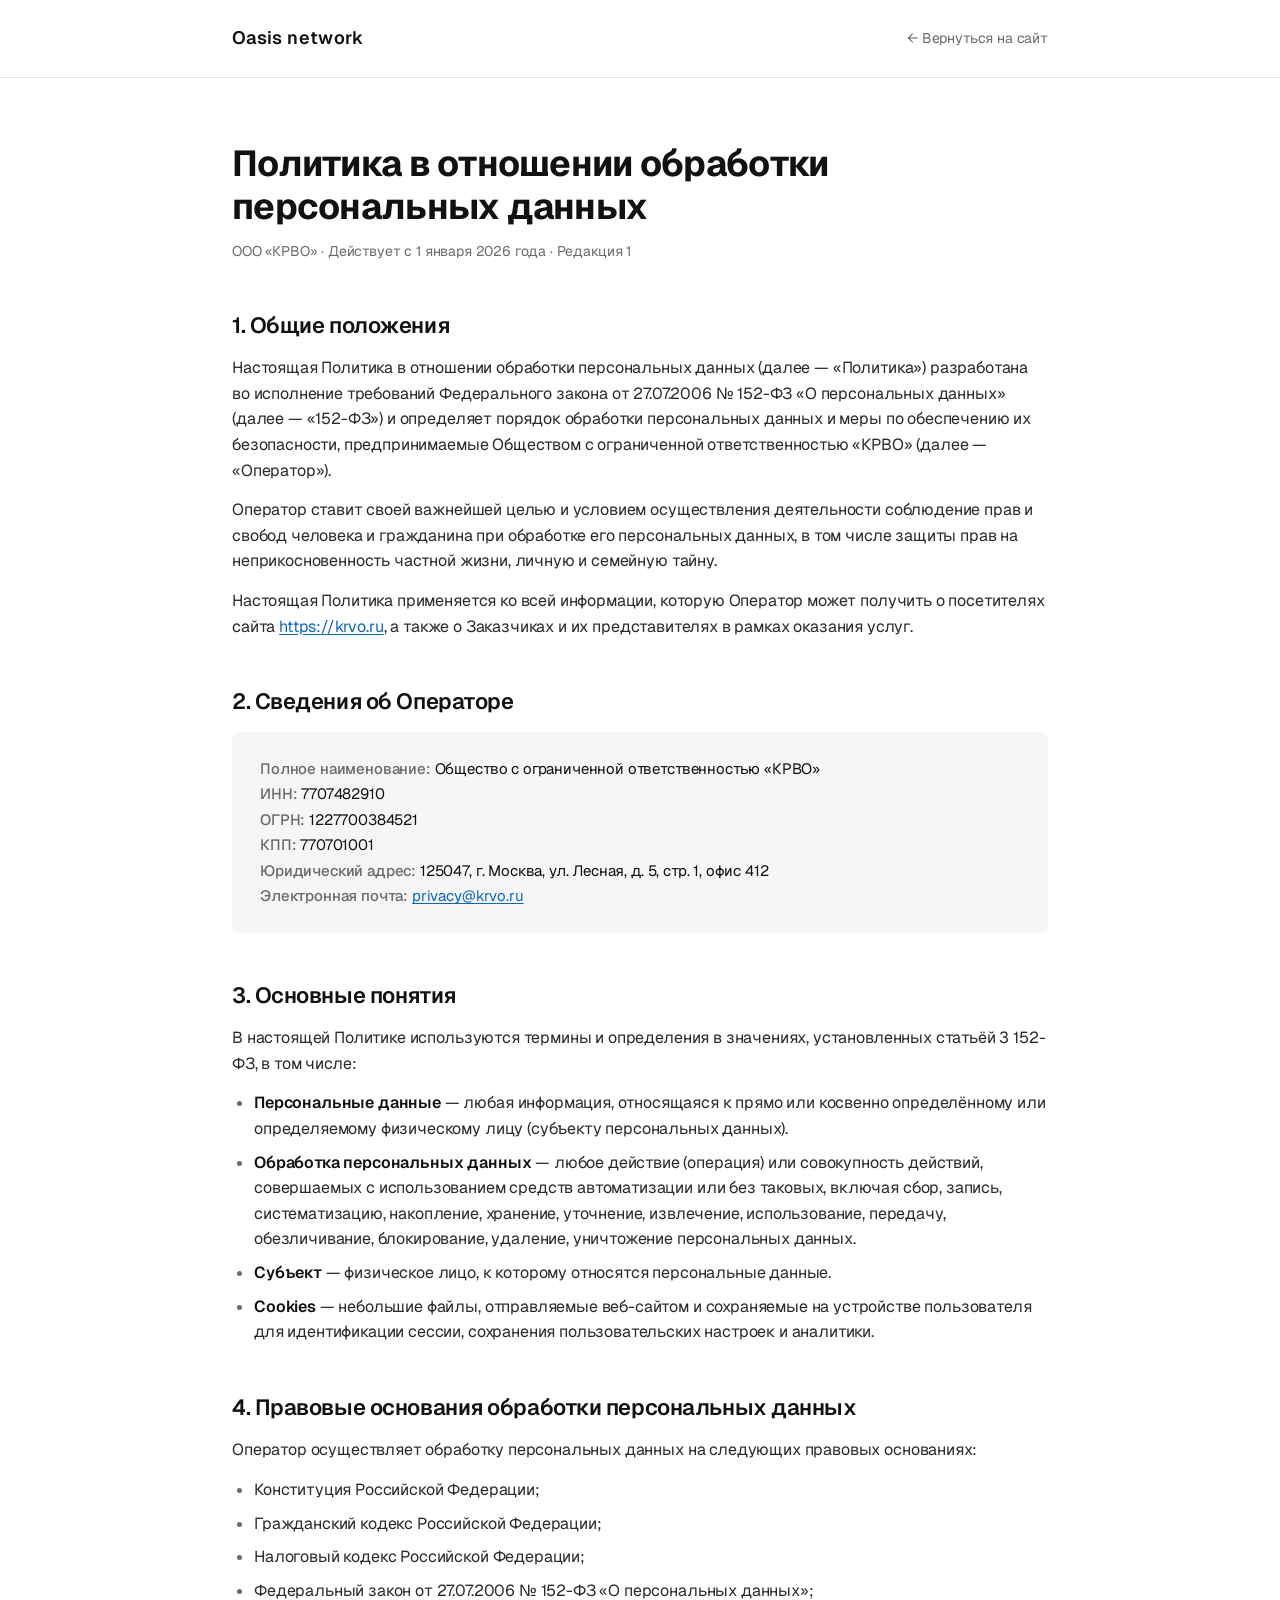
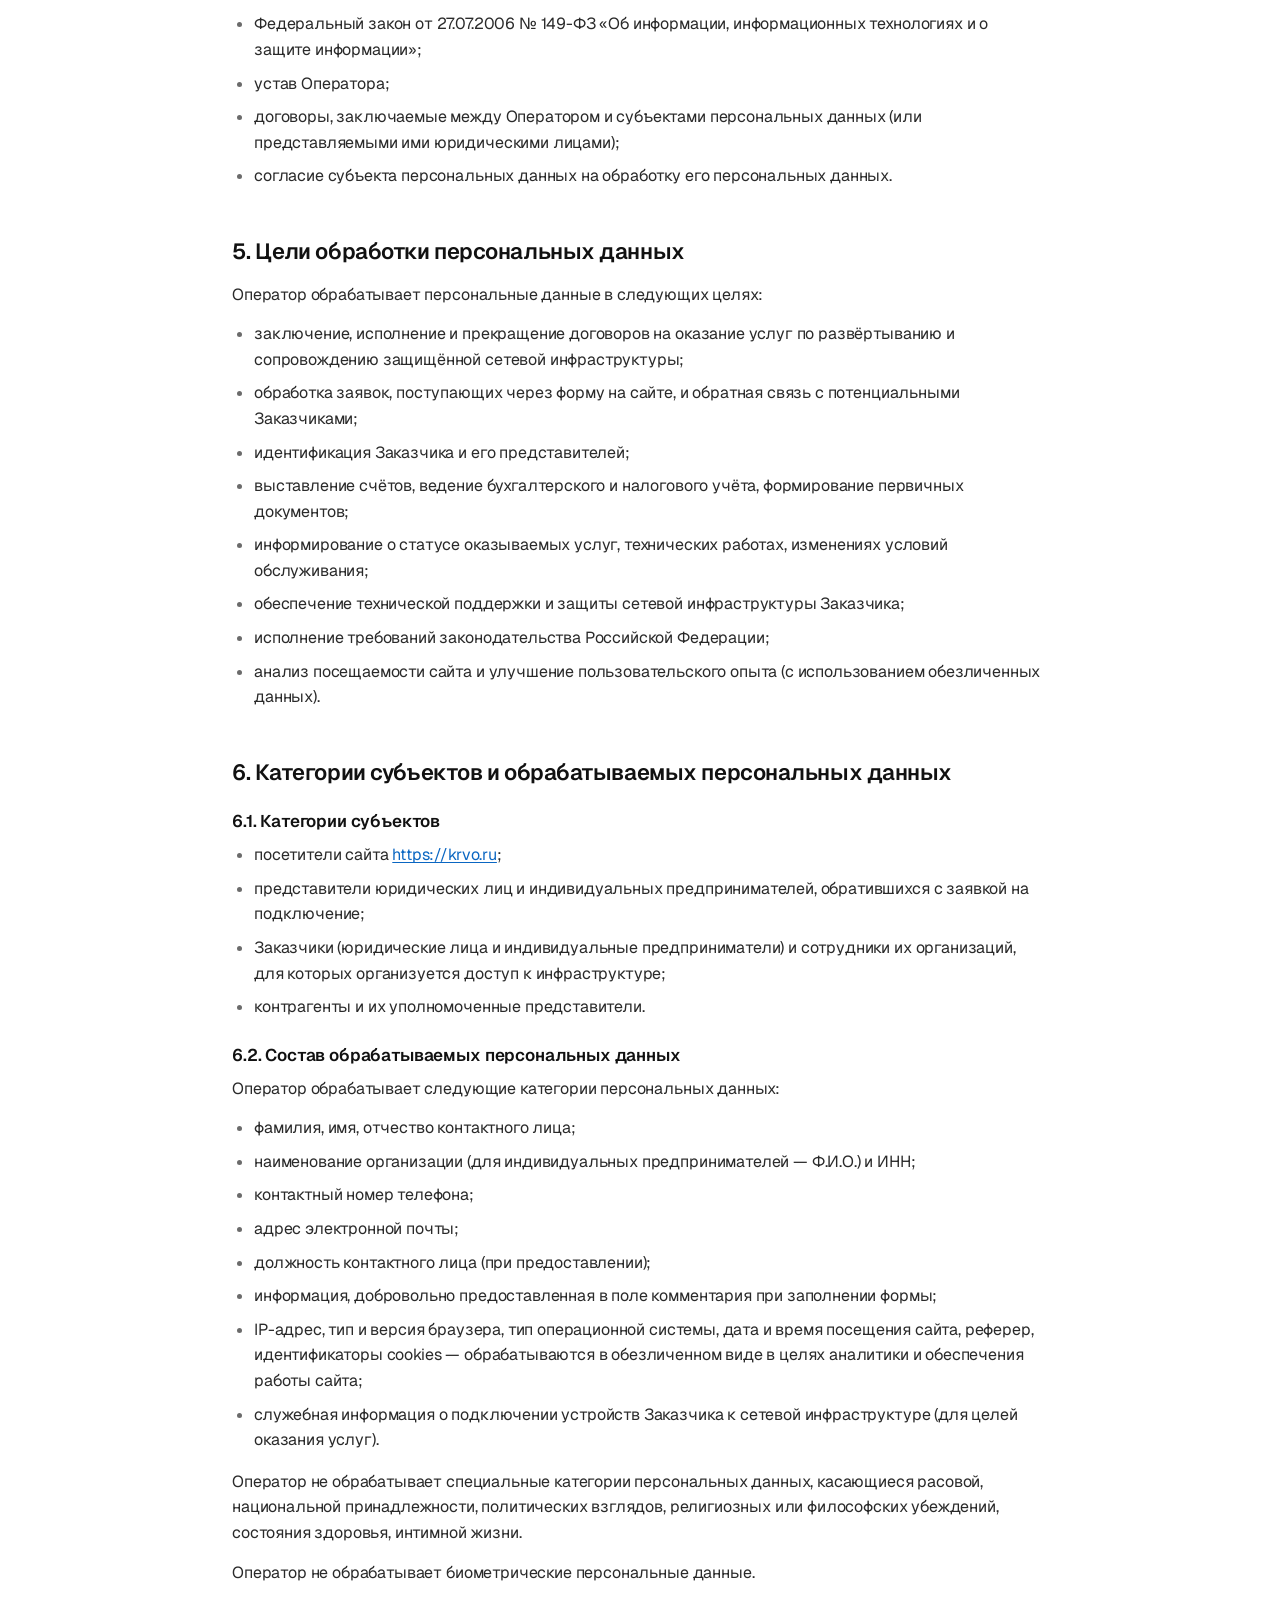
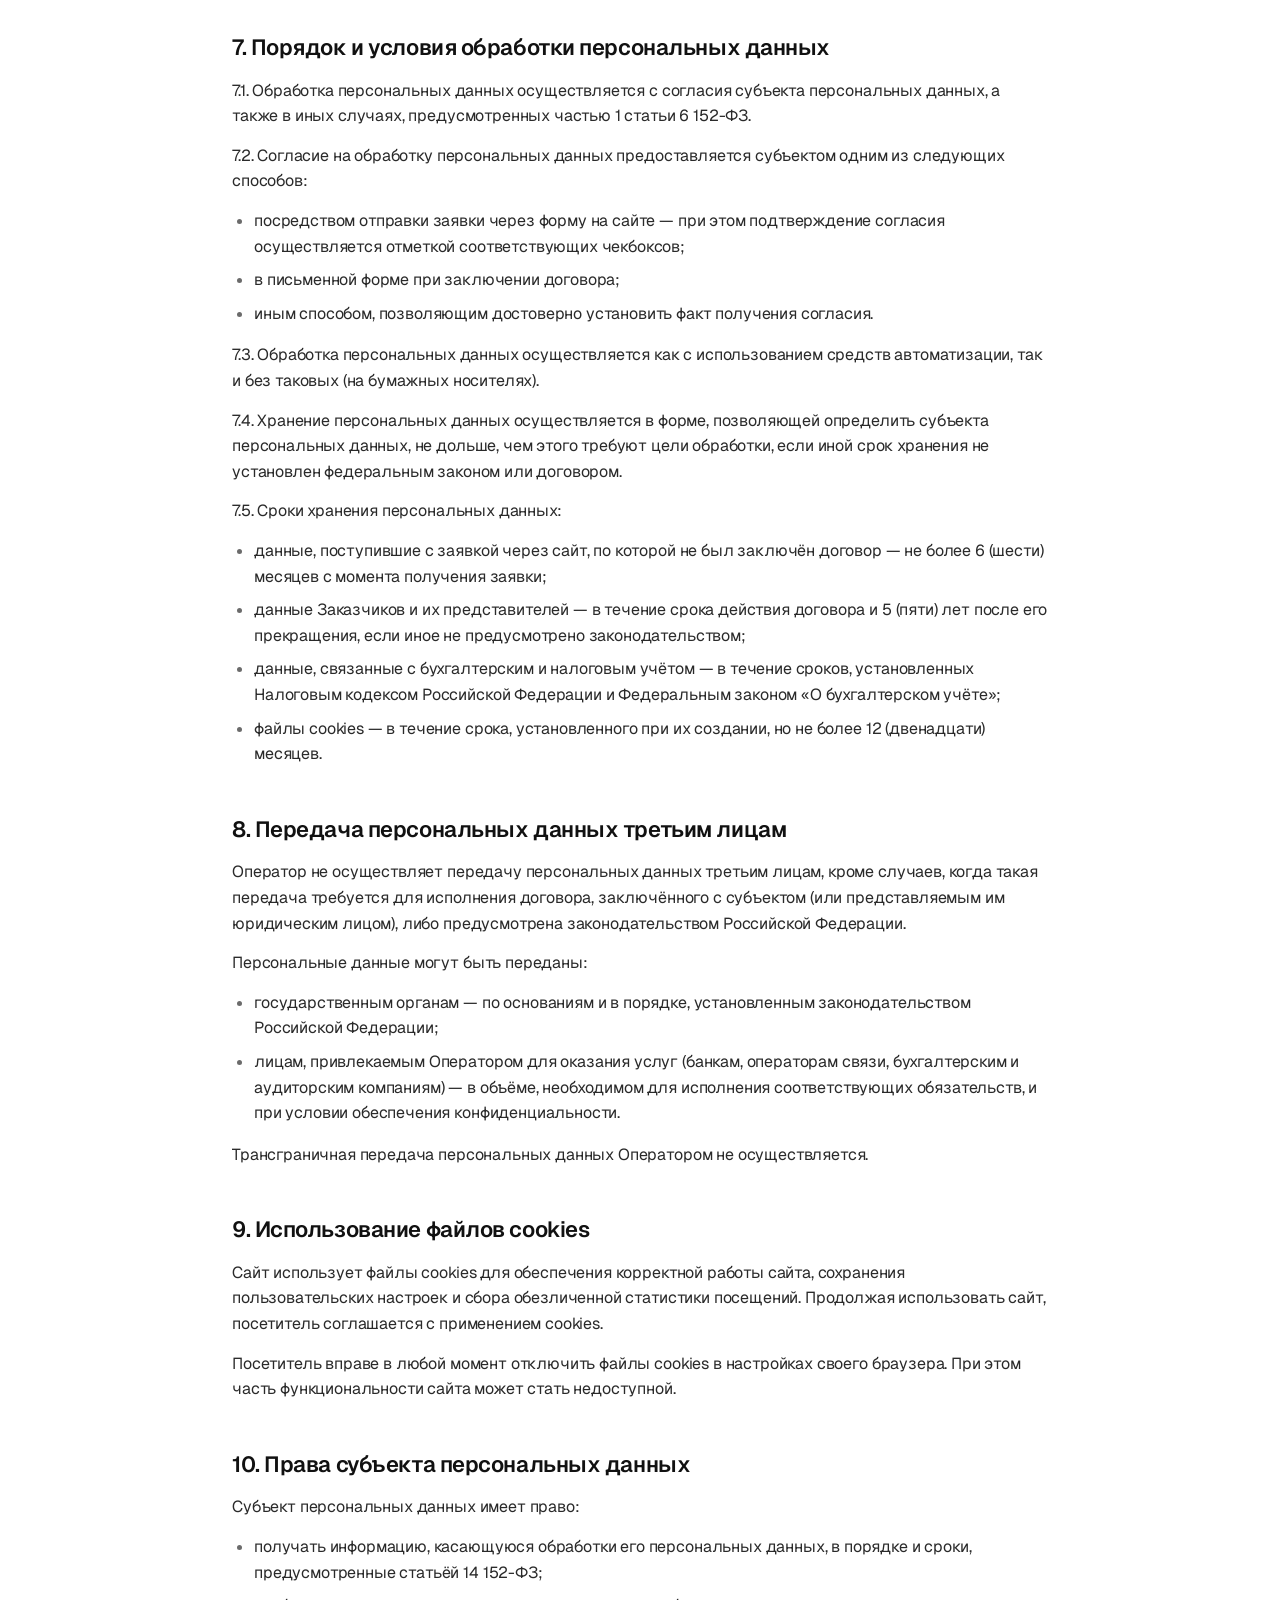
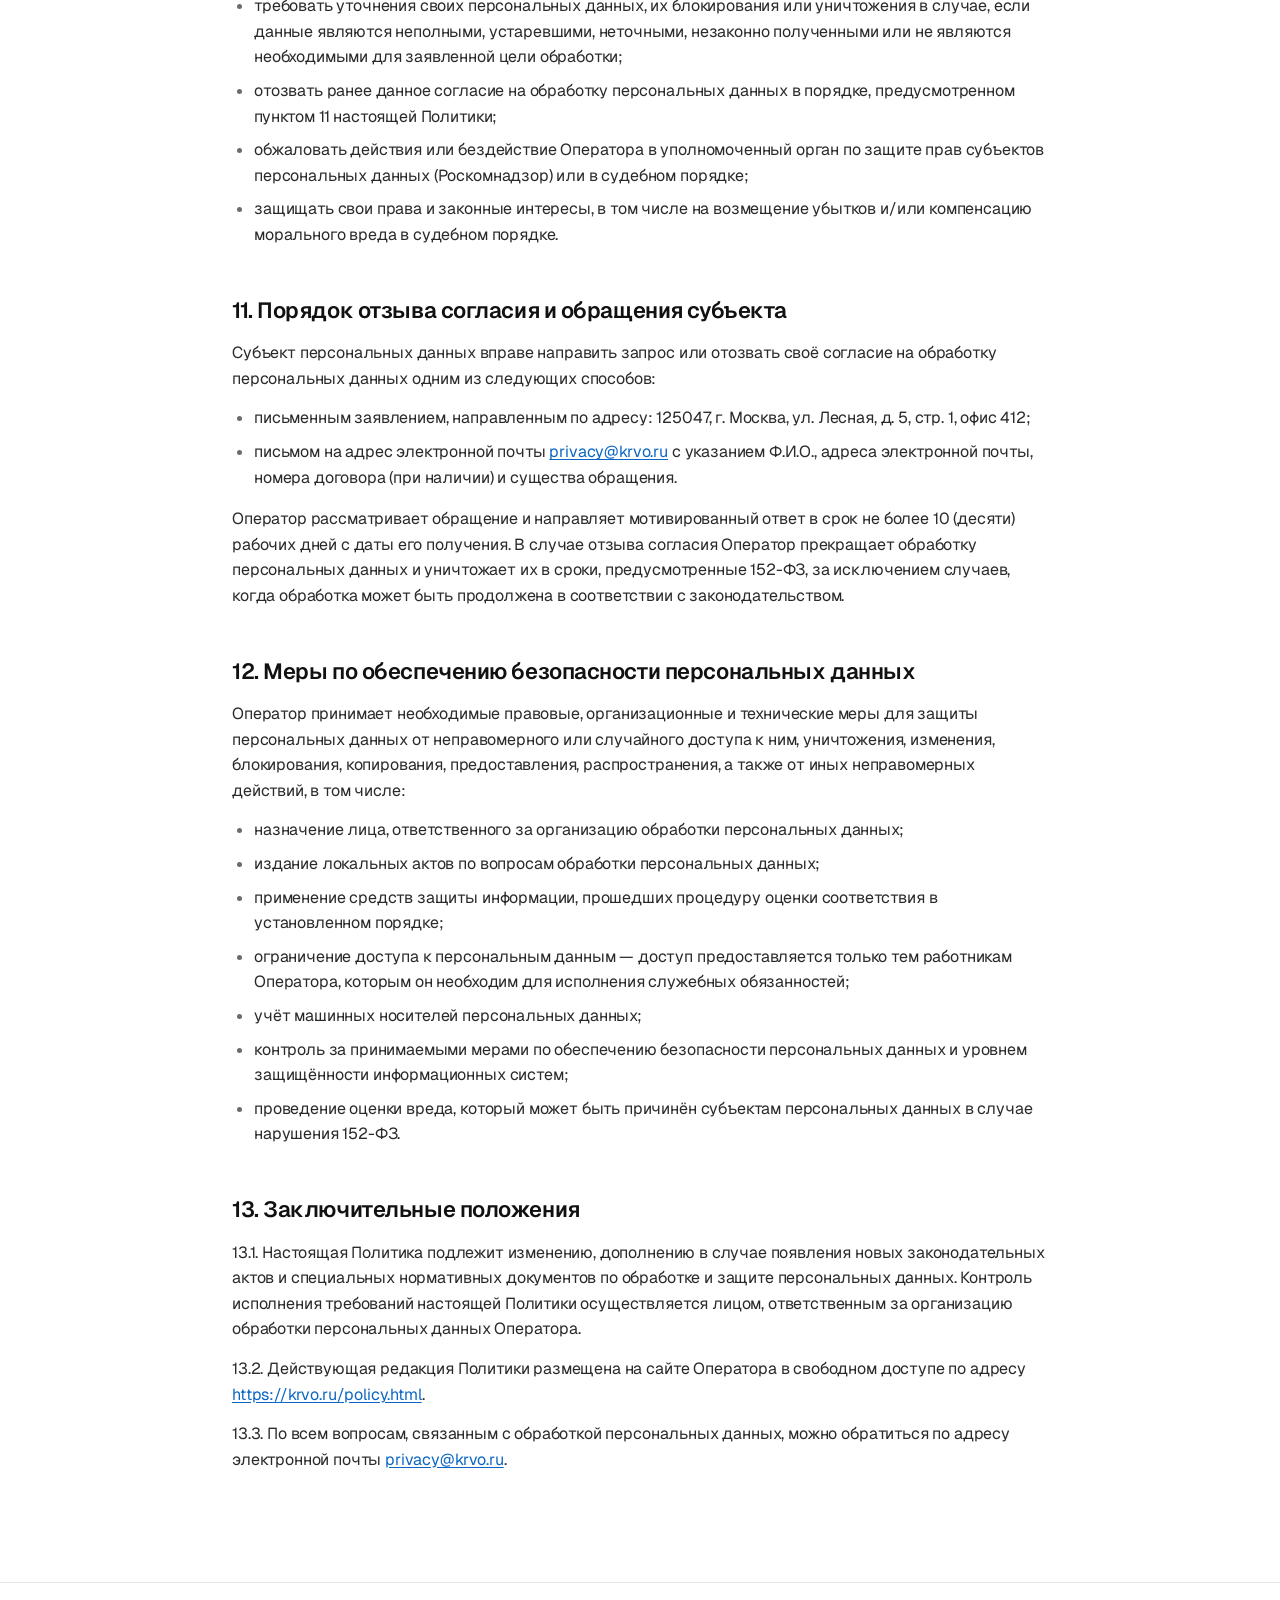
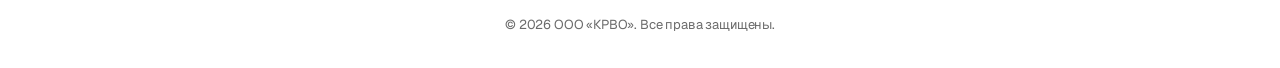
<file: policy.html>
<!doctype html>
<html lang="ru">
<head>
  <meta charset="utf-8" />
  <meta name="viewport" content="width=device-width, initial-scale=1" />
  <title>Политика обработки персональных данных — Oasis network</title>
  <meta name="description" content="Политика ООО «КРВО» в отношении обработки персональных данных (152-ФЗ)" />
  <link rel="preconnect" href="https://fonts.googleapis.com" />
  <link rel="preconnect" href="https://fonts.gstatic.com" crossorigin />
  <link rel="stylesheet" href="https://fonts.googleapis.com/css2?family=Geist:wght@400;500;600;700&display=swap" />
  <style>
    *, *::before, *::after { box-sizing: border-box; }
    html, body { margin: 0; padding: 0; }
    body {
      font-family: 'Geist', -apple-system, BlinkMacSystemFont, 'Segoe UI', Roboto, Helvetica, Arial, sans-serif;
      background: #ffffff;
      color: #111111;
      font-size: 16px;
      line-height: 1.6;
      letter-spacing: -0.01em;
      -webkit-font-smoothing: antialiased;
      -moz-osx-font-smoothing: grayscale;
    }
    .policy-header {
      border-bottom: 1px solid #e5e5e5;
      background: #ffffff;
    }
    .policy-header-inner {
      max-width: 880px;
      margin: 0 auto;
      padding: 24px 32px;
      display: flex;
      align-items: center;
      justify-content: space-between;
      gap: 24px;
    }
    .policy-brand {
      display: inline-flex;
      align-items: center;
      text-decoration: none;
      color: #111111;
      font-weight: 600;
      letter-spacing: 0.02em;
      font-size: 18px;
    }
    .policy-back {
      font-size: 14px;
      color: #6b6b6b;
      text-decoration: none;
      transition: color .15s;
    }
    .policy-back:hover { color: #111111; }

    main {
      max-width: 880px;
      margin: 0 auto;
      padding: 64px 32px 96px;
    }
    h1 {
      font-size: 36px;
      line-height: 1.2;
      font-weight: 700;
      letter-spacing: -0.02em;
      margin: 0 0 12px;
      color: #111111;
    }
    .policy-meta {
      font-size: 14px;
      color: #6b6b6b;
      margin: 0 0 48px;
    }
    h2 {
      font-size: 22px;
      line-height: 1.3;
      font-weight: 600;
      letter-spacing: -0.02em;
      margin: 48px 0 16px;
      color: #111111;
    }
    h3 {
      font-size: 17px;
      line-height: 1.4;
      font-weight: 600;
      margin: 24px 0 8px;
      color: #111111;
    }
    p { margin: 0 0 14px; color: #2a2a2a; }
    ul, ol { margin: 0 0 16px; padding-left: 22px; color: #2a2a2a; }
    li { margin-bottom: 8px; }
    li::marker { color: #6b6b6b; }
    strong { color: #111111; font-weight: 600; }
    a { color: #0a66c2; text-decoration: underline; text-underline-offset: 2px; }
    a:hover { color: #084a8c; }

    .policy-requisites {
      background: #f6f6f6;
      border-radius: 8px;
      padding: 24px 28px;
      margin: 16px 0 24px;
      font-size: 15px;
      line-height: 1.7;
    }
    .policy-requisites dt {
      display: inline;
      font-weight: 500;
      color: #6b6b6b;
    }
    .policy-requisites dd {
      display: inline;
      margin: 0;
      color: #111111;
    }
    .policy-requisites dd::after { content: '\A'; white-space: pre; }

    footer.policy-footer {
      border-top: 1px solid #e5e5e5;
      padding: 32px;
      text-align: center;
      font-size: 13px;
      color: #6b6b6b;
    }

    @media (max-width: 640px) {
      .policy-header-inner { padding: 16px 20px; }
      main { padding: 40px 20px 64px; }
      h1 { font-size: 28px; }
      h2 { font-size: 19px; }
    }
  </style>
  <link rel="icon" href="assets/favicon.ico" sizes="any" />
  <link rel="icon" type="image/svg+xml" href="assets/favicon.svg" />
  <link rel="apple-touch-icon" href="assets/favicon-180.png" />
  <meta name="theme-color" content="#030408" />
</head>
<body>

  <header class="policy-header">
    <div class="policy-header-inner">
      <a href="index.html" class="policy-brand">Oasis network</a>
      <a href="index.html" class="policy-back">← Вернуться на сайт</a>
    </div>
  </header>

  <main>
    <h1>Политика в отношении обработки персональных данных</h1>
    <p class="policy-meta">ООО «КРВО» · Действует с 1 января 2026 года · Редакция 1</p>

    <h2>1. Общие положения</h2>
    <p>Настоящая Политика в отношении обработки персональных данных (далее — «Политика») разработана во исполнение требований Федерального закона от 27.07.2006 № 152-ФЗ «О персональных данных» (далее — «152-ФЗ») и определяет порядок обработки персональных данных и меры по обеспечению их безопасности, предпринимаемые Обществом с ограниченной ответственностью «КРВО» (далее — «Оператор»).</p>
    <p>Оператор ставит своей важнейшей целью и условием осуществления деятельности соблюдение прав и свобод человека и гражданина при обработке его персональных данных, в том числе защиты прав на неприкосновенность частной жизни, личную и семейную тайну.</p>
    <p>Настоящая Политика применяется ко всей информации, которую Оператор может получить о посетителях сайта <a href="https://krvo.ru">https://krvo.ru</a>, а также о Заказчиках и их представителях в рамках оказания услуг.</p>

    <h2>2. Сведения об Операторе</h2>
    <dl class="policy-requisites">
      <dt>Полное наименование:</dt> <dd>Общество с ограниченной ответственностью «КРВО»</dd>
      <dt>ИНН:</dt> <dd>7707482910</dd>
      <dt>ОГРН:</dt> <dd>1227700384521</dd>
      <dt>КПП:</dt> <dd>770701001</dd>
      <dt>Юридический адрес:</dt> <dd>125047, г. Москва, ул. Лесная, д. 5, стр. 1, офис 412</dd>
      <dt>Электронная почта:</dt> <dd><a href="mailto:privacy@krvo.ru">privacy@krvo.ru</a></dd>
    </dl>

    <h2>3. Основные понятия</h2>
    <p>В настоящей Политике используются термины и определения в значениях, установленных статьёй 3 152-ФЗ, в том числе:</p>
    <ul>
      <li><strong>Персональные данные</strong> — любая информация, относящаяся к прямо или косвенно определённому или определяемому физическому лицу (субъекту персональных данных).</li>
      <li><strong>Обработка персональных данных</strong> — любое действие (операция) или совокупность действий, совершаемых с использованием средств автоматизации или без таковых, включая сбор, запись, систематизацию, накопление, хранение, уточнение, извлечение, использование, передачу, обезличивание, блокирование, удаление, уничтожение персональных данных.</li>
      <li><strong>Субъект</strong> — физическое лицо, к которому относятся персональные данные.</li>
      <li><strong>Cookies</strong> — небольшие файлы, отправляемые веб-сайтом и сохраняемые на устройстве пользователя для идентификации сессии, сохранения пользовательских настроек и аналитики.</li>
    </ul>

    <h2>4. Правовые основания обработки персональных данных</h2>
    <p>Оператор осуществляет обработку персональных данных на следующих правовых основаниях:</p>
    <ul>
      <li>Конституция Российской Федерации;</li>
      <li>Гражданский кодекс Российской Федерации;</li>
      <li>Налоговый кодекс Российской Федерации;</li>
      <li>Федеральный закон от 27.07.2006 № 152-ФЗ «О персональных данных»;</li>
      <li>Федеральный закон от 27.07.2006 № 149-ФЗ «Об информации, информационных технологиях и о защите информации»;</li>
      <li>устав Оператора;</li>
      <li>договоры, заключаемые между Оператором и субъектами персональных данных (или представляемыми ими юридическими лицами);</li>
      <li>согласие субъекта персональных данных на обработку его персональных данных.</li>
    </ul>

    <h2>5. Цели обработки персональных данных</h2>
    <p>Оператор обрабатывает персональные данные в следующих целях:</p>
    <ul>
      <li>заключение, исполнение и прекращение договоров на оказание услуг по развёртыванию и сопровождению защищённой сетевой инфраструктуры;</li>
      <li>обработка заявок, поступающих через форму на сайте, и обратная связь с потенциальными Заказчиками;</li>
      <li>идентификация Заказчика и его представителей;</li>
      <li>выставление счётов, ведение бухгалтерского и налогового учёта, формирование первичных документов;</li>
      <li>информирование о статусе оказываемых услуг, технических работах, изменениях условий обслуживания;</li>
      <li>обеспечение технической поддержки и защиты сетевой инфраструктуры Заказчика;</li>
      <li>исполнение требований законодательства Российской Федерации;</li>
      <li>анализ посещаемости сайта и улучшение пользовательского опыта (с использованием обезличенных данных).</li>
    </ul>

    <h2>6. Категории субъектов и обрабатываемых персональных данных</h2>
    <h3>6.1. Категории субъектов</h3>
    <ul>
      <li>посетители сайта <a href="https://krvo.ru">https://krvo.ru</a>;</li>
      <li>представители юридических лиц и индивидуальных предпринимателей, обратившихся с заявкой на подключение;</li>
      <li>Заказчики (юридические лица и индивидуальные предприниматели) и сотрудники их организаций, для которых организуется доступ к инфраструктуре;</li>
      <li>контрагенты и их уполномоченные представители.</li>
    </ul>
    <h3>6.2. Состав обрабатываемых персональных данных</h3>
    <p>Оператор обрабатывает следующие категории персональных данных:</p>
    <ul>
      <li>фамилия, имя, отчество контактного лица;</li>
      <li>наименование организации (для индивидуальных предпринимателей — Ф.И.О.) и ИНН;</li>
      <li>контактный номер телефона;</li>
      <li>адрес электронной почты;</li>
      <li>должность контактного лица (при предоставлении);</li>
      <li>информация, добровольно предоставленная в поле комментария при заполнении формы;</li>
      <li>IP-адрес, тип и версия браузера, тип операционной системы, дата и время посещения сайта, реферер, идентификаторы cookies — обрабатываются в обезличенном виде в целях аналитики и обеспечения работы сайта;</li>
      <li>служебная информация о подключении устройств Заказчика к сетевой инфраструктуре (для целей оказания услуг).</li>
    </ul>
    <p>Оператор не обрабатывает специальные категории персональных данных, касающиеся расовой, национальной принадлежности, политических взглядов, религиозных или философских убеждений, состояния здоровья, интимной жизни.</p>
    <p>Оператор не обрабатывает биометрические персональные данные.</p>

    <h2>7. Порядок и условия обработки персональных данных</h2>
    <p>7.1. Обработка персональных данных осуществляется с согласия субъекта персональных данных, а также в иных случаях, предусмотренных частью 1 статьи 6 152-ФЗ.</p>
    <p>7.2. Согласие на обработку персональных данных предоставляется субъектом одним из следующих способов:</p>
    <ul>
      <li>посредством отправки заявки через форму на сайте — при этом подтверждение согласия осуществляется отметкой соответствующих чекбоксов;</li>
      <li>в письменной форме при заключении договора;</li>
      <li>иным способом, позволяющим достоверно установить факт получения согласия.</li>
    </ul>
    <p>7.3. Обработка персональных данных осуществляется как с использованием средств автоматизации, так и без таковых (на бумажных носителях).</p>
    <p>7.4. Хранение персональных данных осуществляется в форме, позволяющей определить субъекта персональных данных, не дольше, чем этого требуют цели обработки, если иной срок хранения не установлен федеральным законом или договором.</p>
    <p>7.5. Сроки хранения персональных данных:</p>
    <ul>
      <li>данные, поступившие с заявкой через сайт, по которой не был заключён договор — не более 6 (шести) месяцев с момента получения заявки;</li>
      <li>данные Заказчиков и их представителей — в течение срока действия договора и 5 (пяти) лет после его прекращения, если иное не предусмотрено законодательством;</li>
      <li>данные, связанные с бухгалтерским и налоговым учётом — в течение сроков, установленных Налоговым кодексом Российской Федерации и Федеральным законом «О бухгалтерском учёте»;</li>
      <li>файлы cookies — в течение срока, установленного при их создании, но не более 12 (двенадцати) месяцев.</li>
    </ul>

    <h2>8. Передача персональных данных третьим лицам</h2>
    <p>Оператор не осуществляет передачу персональных данных третьим лицам, кроме случаев, когда такая передача требуется для исполнения договора, заключённого с субъектом (или представляемым им юридическим лицом), либо предусмотрена законодательством Российской Федерации.</p>
    <p>Персональные данные могут быть переданы:</p>
    <ul>
      <li>государственным органам — по основаниям и в порядке, установленным законодательством Российской Федерации;</li>
      <li>лицам, привлекаемым Оператором для оказания услуг (банкам, операторам связи, бухгалтерским и аудиторским компаниям) — в объёме, необходимом для исполнения соответствующих обязательств, и при условии обеспечения конфиденциальности.</li>
    </ul>
    <p>Трансграничная передача персональных данных Оператором не осуществляется.</p>

    <h2>9. Использование файлов cookies</h2>
    <p>Сайт использует файлы cookies для обеспечения корректной работы сайта, сохранения пользовательских настроек и сбора обезличенной статистики посещений. Продолжая использовать сайт, посетитель соглашается с применением cookies.</p>
    <p>Посетитель вправе в любой момент отключить файлы cookies в настройках своего браузера. При этом часть функциональности сайта может стать недоступной.</p>

    <h2>10. Права субъекта персональных данных</h2>
    <p>Субъект персональных данных имеет право:</p>
    <ul>
      <li>получать информацию, касающуюся обработки его персональных данных, в порядке и сроки, предусмотренные статьёй 14 152-ФЗ;</li>
      <li>требовать уточнения своих персональных данных, их блокирования или уничтожения в случае, если данные являются неполными, устаревшими, неточными, незаконно полученными или не являются необходимыми для заявленной цели обработки;</li>
      <li>отозвать ранее данное согласие на обработку персональных данных в порядке, предусмотренном пунктом 11 настоящей Политики;</li>
      <li>обжаловать действия или бездействие Оператора в уполномоченный орган по защите прав субъектов персональных данных (Роскомнадзор) или в судебном порядке;</li>
      <li>защищать свои права и законные интересы, в том числе на возмещение убытков и/или компенсацию морального вреда в судебном порядке.</li>
    </ul>

    <h2>11. Порядок отзыва согласия и обращения субъекта</h2>
    <p>Субъект персональных данных вправе направить запрос или отозвать своё согласие на обработку персональных данных одним из следующих способов:</p>
    <ul>
      <li>письменным заявлением, направленным по адресу: 125047, г. Москва, ул. Лесная, д. 5, стр. 1, офис 412;</li>
      <li>письмом на адрес электронной почты <a href="mailto:privacy@krvo.ru">privacy@krvo.ru</a> с указанием Ф.И.О., адреса электронной почты, номера договора (при наличии) и существа обращения.</li>
    </ul>
    <p>Оператор рассматривает обращение и направляет мотивированный ответ в срок не более 10 (десяти) рабочих дней с даты его получения. В случае отзыва согласия Оператор прекращает обработку персональных данных и уничтожает их в сроки, предусмотренные 152-ФЗ, за исключением случаев, когда обработка может быть продолжена в соответствии с законодательством.</p>

    <h2>12. Меры по обеспечению безопасности персональных данных</h2>
    <p>Оператор принимает необходимые правовые, организационные и технические меры для защиты персональных данных от неправомерного или случайного доступа к ним, уничтожения, изменения, блокирования, копирования, предоставления, распространения, а также от иных неправомерных действий, в том числе:</p>
    <ul>
      <li>назначение лица, ответственного за организацию обработки персональных данных;</li>
      <li>издание локальных актов по вопросам обработки персональных данных;</li>
      <li>применение средств защиты информации, прошедших процедуру оценки соответствия в установленном порядке;</li>
      <li>ограничение доступа к персональным данным — доступ предоставляется только тем работникам Оператора, которым он необходим для исполнения служебных обязанностей;</li>
      <li>учёт машинных носителей персональных данных;</li>
      <li>контроль за принимаемыми мерами по обеспечению безопасности персональных данных и уровнем защищённости информационных систем;</li>
      <li>проведение оценки вреда, который может быть причинён субъектам персональных данных в случае нарушения 152-ФЗ.</li>
    </ul>

    <h2>13. Заключительные положения</h2>
    <p>13.1. Настоящая Политика подлежит изменению, дополнению в случае появления новых законодательных актов и специальных нормативных документов по обработке и защите персональных данных. Контроль исполнения требований настоящей Политики осуществляется лицом, ответственным за организацию обработки персональных данных Оператора.</p>
    <p>13.2. Действующая редакция Политики размещена на сайте Оператора в свободном доступе по адресу <a href="https://krvo.ru/policy.html">https://krvo.ru/policy.html</a>.</p>
    <p>13.3. По всем вопросам, связанным с обработкой персональных данных, можно обратиться по адресу электронной почты <a href="mailto:privacy@krvo.ru">privacy@krvo.ru</a>.</p>
  </main>

  <footer class="policy-footer">
    © 2026 ООО «КРВО». Все права защищены.
  </footer>

</body>
</html>
</file>
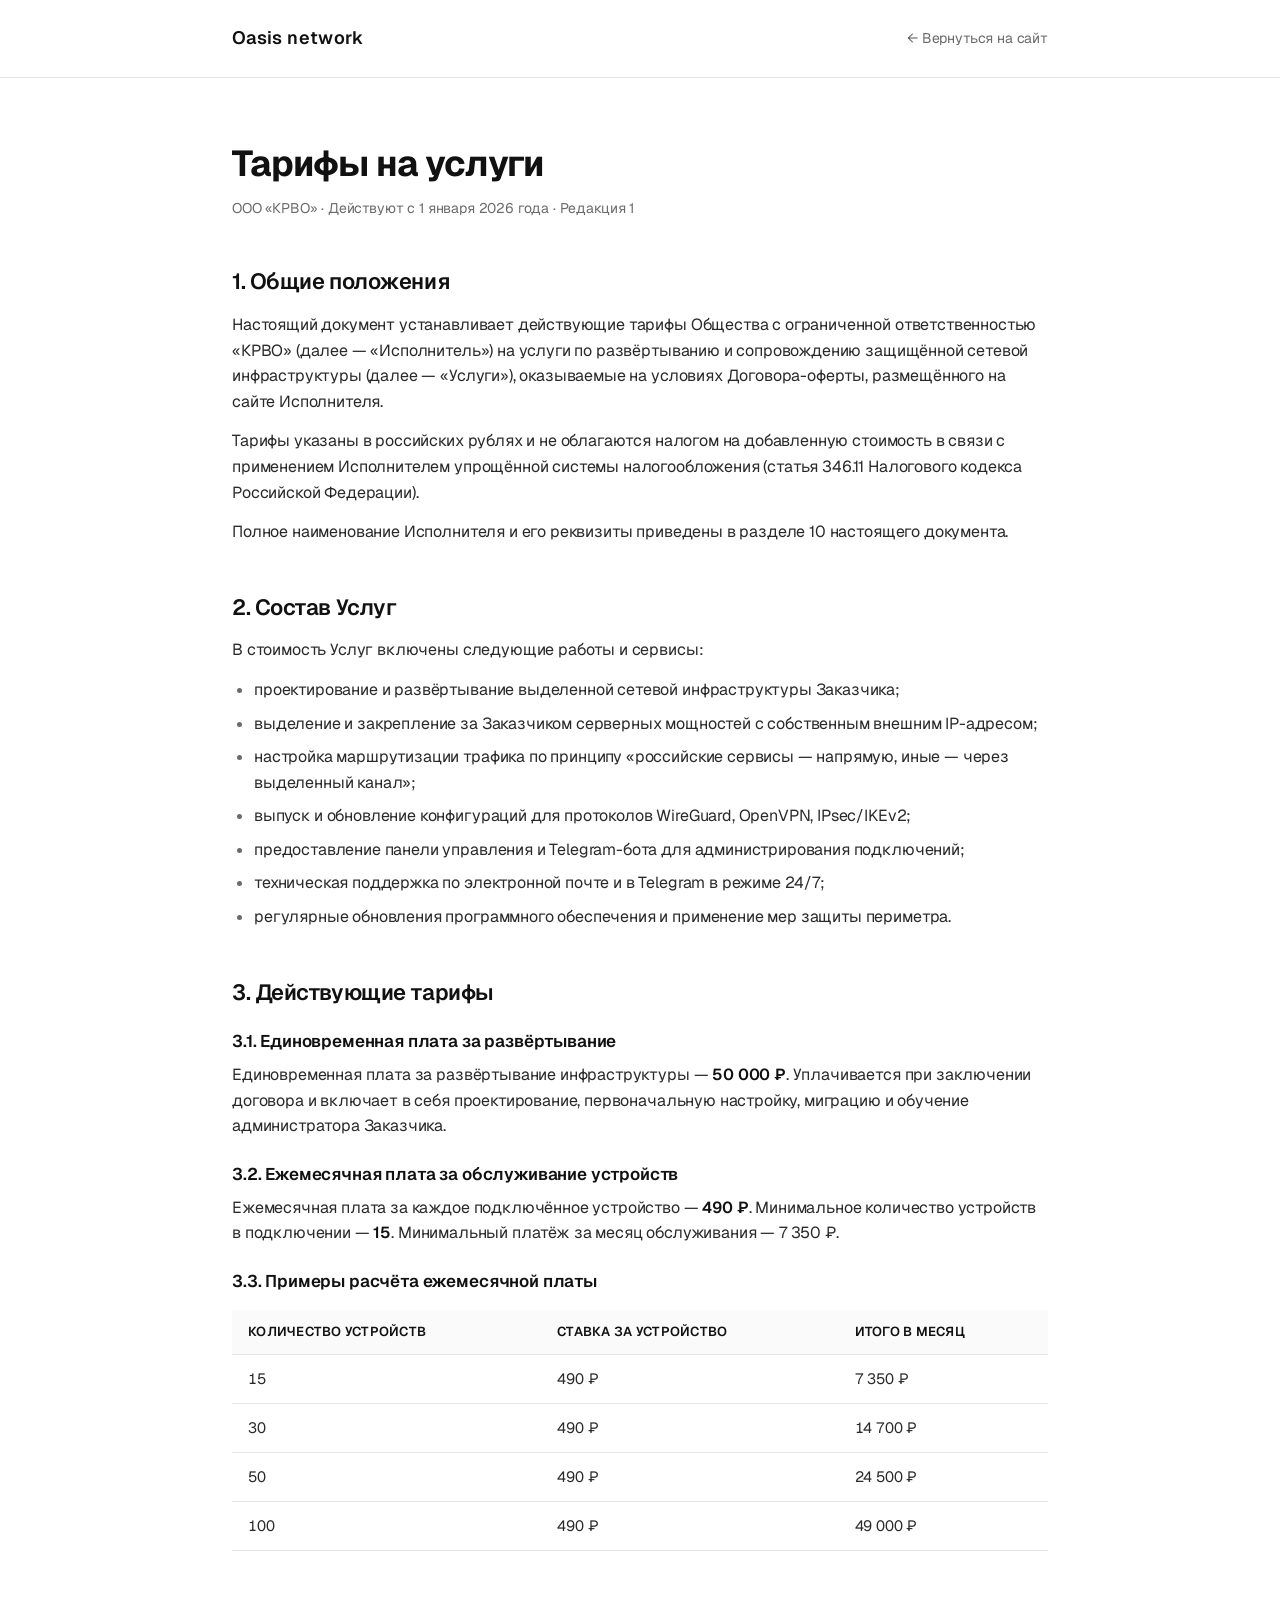
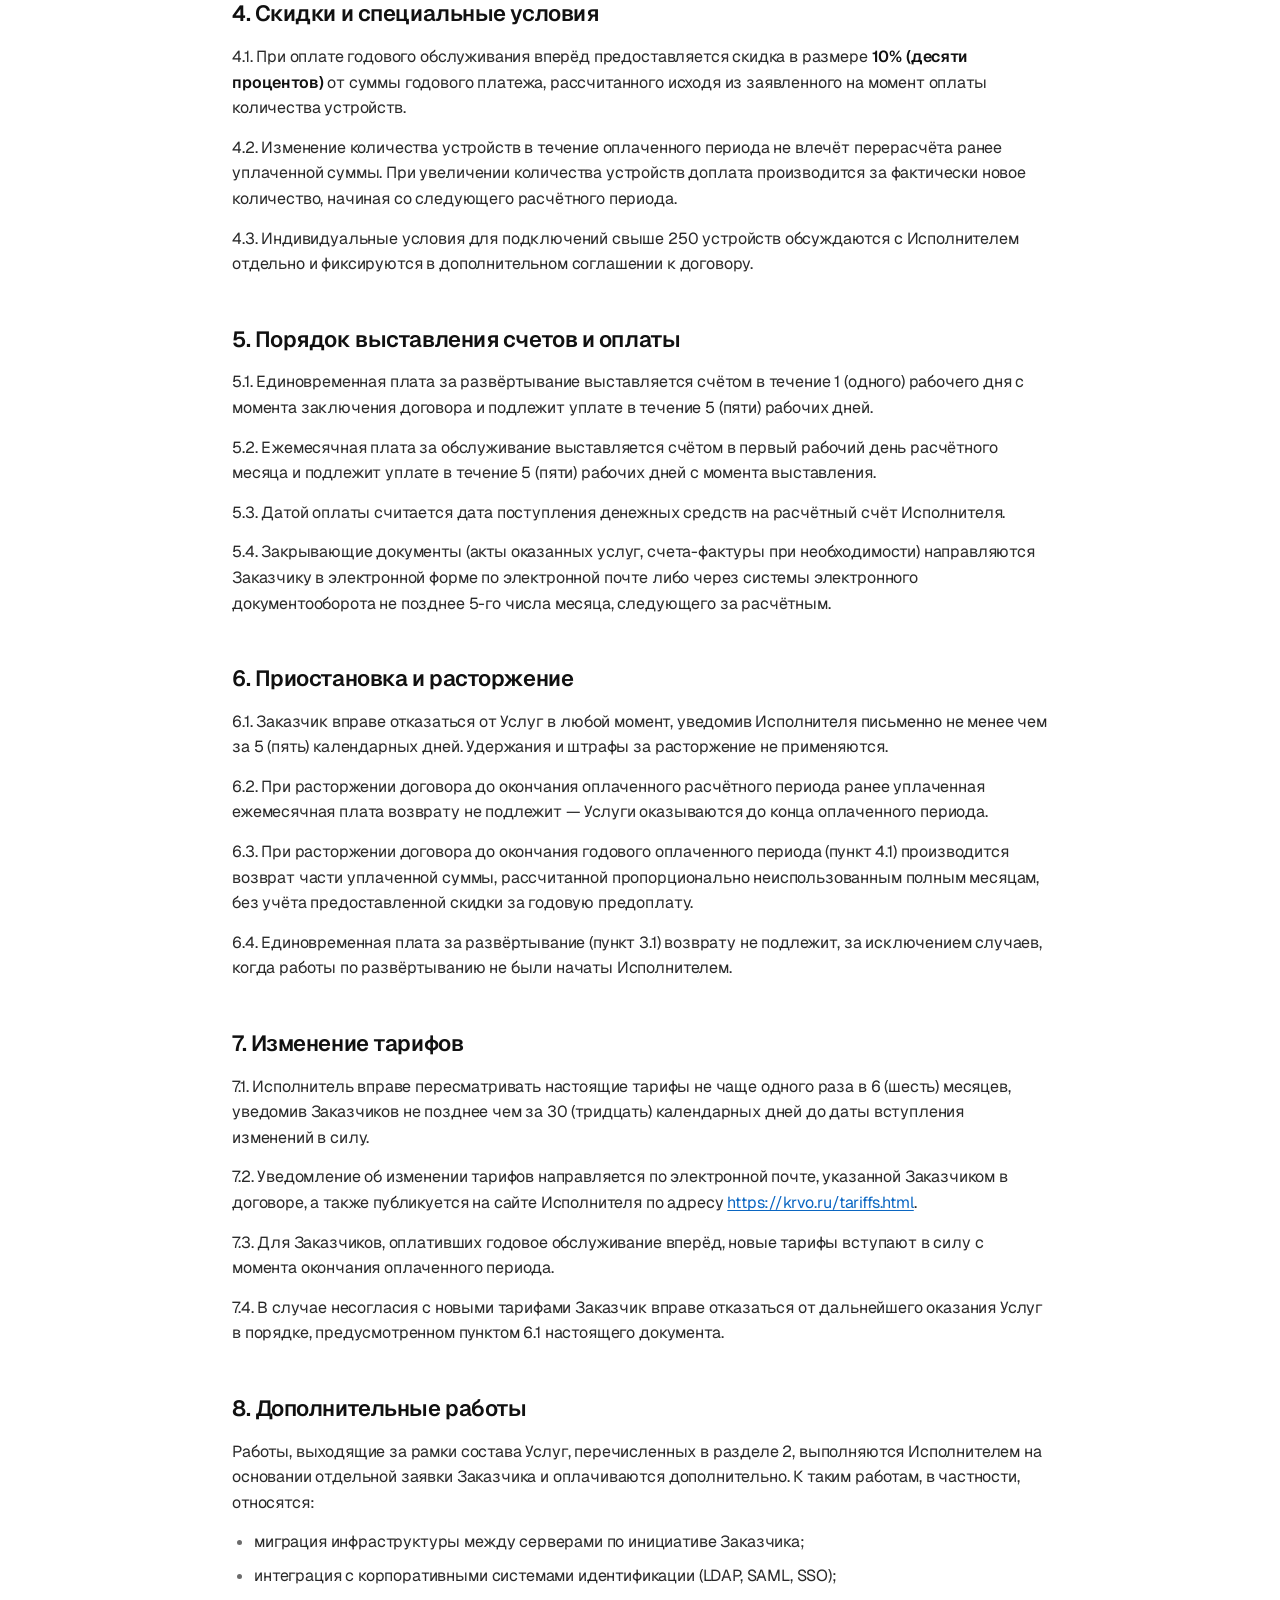
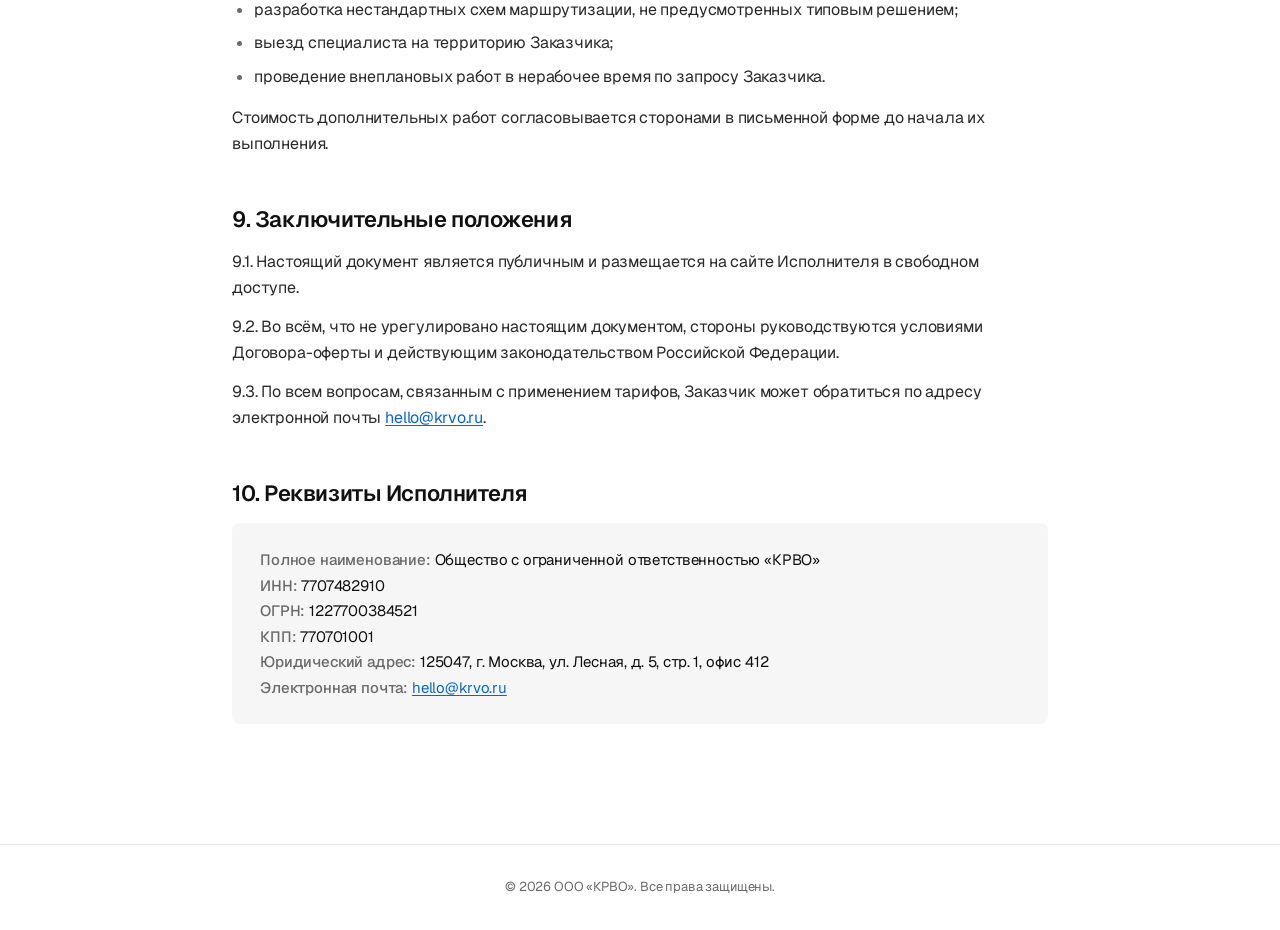
<file: tariffs.html>
<!doctype html>
<html lang="ru">
<head>
  <meta charset="utf-8" />
  <meta name="viewport" content="width=device-width, initial-scale=1" />
  <title>Тарифы — Oasis network</title>
  <meta name="description" content="Действующие тарифы ООО «КРВО» на услуги развёртывания и сопровождения защищённой сетевой инфраструктуры" />
  <link rel="preconnect" href="https://fonts.googleapis.com" />
  <link rel="preconnect" href="https://fonts.gstatic.com" crossorigin />
  <link rel="stylesheet" href="https://fonts.googleapis.com/css2?family=Geist:wght@400;500;600;700&display=swap" />
  <style>
    *, *::before, *::after { box-sizing: border-box; }
    html, body { margin: 0; padding: 0; }
    body {
      font-family: 'Geist', -apple-system, BlinkMacSystemFont, 'Segoe UI', Roboto, Helvetica, Arial, sans-serif;
      background: #ffffff;
      color: #111111;
      font-size: 16px;
      line-height: 1.6;
      letter-spacing: -0.01em;
      -webkit-font-smoothing: antialiased;
      -moz-osx-font-smoothing: grayscale;
    }
    .policy-header {
      border-bottom: 1px solid #e5e5e5;
      background: #ffffff;
    }
    .policy-header-inner {
      max-width: 880px;
      margin: 0 auto;
      padding: 24px 32px;
      display: flex;
      align-items: center;
      justify-content: space-between;
      gap: 24px;
    }
    .policy-brand {
      display: inline-flex;
      align-items: center;
      text-decoration: none;
      color: #111111;
      font-weight: 600;
      letter-spacing: 0.02em;
      font-size: 18px;
    }
    .policy-back {
      font-size: 14px;
      color: #6b6b6b;
      text-decoration: none;
      transition: color .15s;
    }
    .policy-back:hover { color: #111111; }

    main {
      max-width: 880px;
      margin: 0 auto;
      padding: 64px 32px 96px;
    }
    h1 {
      font-size: 36px;
      line-height: 1.2;
      font-weight: 700;
      letter-spacing: -0.02em;
      margin: 0 0 12px;
      color: #111111;
    }
    .policy-meta {
      font-size: 14px;
      color: #6b6b6b;
      margin: 0 0 48px;
    }
    h2 {
      font-size: 22px;
      line-height: 1.3;
      font-weight: 600;
      letter-spacing: -0.02em;
      margin: 48px 0 16px;
      color: #111111;
    }
    h3 {
      font-size: 17px;
      line-height: 1.4;
      font-weight: 600;
      margin: 24px 0 8px;
      color: #111111;
    }
    p { margin: 0 0 14px; color: #2a2a2a; }
    ul, ol { margin: 0 0 16px; padding-left: 22px; color: #2a2a2a; }
    li { margin-bottom: 8px; }
    li::marker { color: #6b6b6b; }
    strong { color: #111111; font-weight: 600; }
    a { color: #0a66c2; text-decoration: underline; text-underline-offset: 2px; }
    a:hover { color: #084a8c; }

    .policy-requisites {
      background: #f6f6f6;
      border-radius: 8px;
      padding: 24px 28px;
      margin: 16px 0 24px;
      font-size: 15px;
      line-height: 1.7;
    }
    .policy-requisites dt {
      display: inline;
      font-weight: 500;
      color: #6b6b6b;
    }
    .policy-requisites dd {
      display: inline;
      margin: 0;
      color: #111111;
    }
    .policy-requisites dd::after { content: '\A'; white-space: pre; }

    .tariff-table {
      width: 100%;
      border-collapse: collapse;
      margin: 16px 0 24px;
      font-size: 15px;
    }
    .tariff-table th, .tariff-table td {
      text-align: left;
      padding: 12px 16px;
      border-bottom: 1px solid #e5e5e5;
    }
    .tariff-table th {
      font-weight: 600;
      color: #111111;
      background: #fafafa;
      font-size: 13px;
      letter-spacing: 0.02em;
      text-transform: uppercase;
    }
    .tariff-table td { color: #2a2a2a; }
    .tariff-table td.num { font-variant-numeric: tabular-nums; white-space: nowrap; }

    footer.policy-footer {
      border-top: 1px solid #e5e5e5;
      padding: 32px;
      text-align: center;
      font-size: 13px;
      color: #6b6b6b;
    }

    @media (max-width: 640px) {
      .policy-header-inner { padding: 16px 20px; }
      main { padding: 40px 20px 64px; }
      h1 { font-size: 28px; }
      h2 { font-size: 19px; }
      .tariff-table th, .tariff-table td { padding: 10px 12px; }
    }
  </style>
  <link rel="icon" href="assets/favicon.ico" sizes="any" />
  <link rel="icon" type="image/svg+xml" href="assets/favicon.svg" />
  <link rel="apple-touch-icon" href="assets/favicon-180.png" />
  <meta name="theme-color" content="#030408" />
</head>
<body>

  <header class="policy-header">
    <div class="policy-header-inner">
      <a href="index.html" class="policy-brand">Oasis network</a>
      <a href="index.html" class="policy-back">← Вернуться на сайт</a>
    </div>
  </header>

  <main>
    <h1>Тарифы на услуги</h1>
    <p class="policy-meta">ООО «КРВО» · Действуют с 1 января 2026 года · Редакция 1</p>

    <h2>1. Общие положения</h2>
    <p>Настоящий документ устанавливает действующие тарифы Общества с ограниченной ответственностью «КРВО» (далее — «Исполнитель») на услуги по развёртыванию и сопровождению защищённой сетевой инфраструктуры (далее — «Услуги»), оказываемые на условиях Договора-оферты, размещённого на сайте Исполнителя.</p>
    <p>Тарифы указаны в российских рублях и не облагаются налогом на добавленную стоимость в связи с применением Исполнителем упрощённой системы налогообложения (статья 346.11 Налогового кодекса Российской Федерации).</p>
    <p>Полное наименование Исполнителя и его реквизиты приведены в разделе 10 настоящего документа.</p>

    <h2>2. Состав Услуг</h2>
    <p>В стоимость Услуг включены следующие работы и сервисы:</p>
    <ul>
      <li>проектирование и развёртывание выделенной сетевой инфраструктуры Заказчика;</li>
      <li>выделение и закрепление за Заказчиком серверных мощностей с собственным внешним IP-адресом;</li>
      <li>настройка маршрутизации трафика по принципу «российские сервисы — напрямую, иные — через выделенный канал»;</li>
      <li>выпуск и обновление конфигураций для протоколов WireGuard, OpenVPN, IPsec/IKEv2;</li>
      <li>предоставление панели управления и Telegram-бота для администрирования подключений;</li>
      <li>техническая поддержка по электронной почте и в Telegram в режиме 24/7;</li>
      <li>регулярные обновления программного обеспечения и применение мер защиты периметра.</li>
    </ul>

    <h2>3. Действующие тарифы</h2>
    <h3>3.1. Единовременная плата за развёртывание</h3>
    <p>Единовременная плата за развёртывание инфраструктуры — <strong>50 000 ₽</strong>. Уплачивается при заключении договора и включает в себя проектирование, первоначальную настройку, миграцию и обучение администратора Заказчика.</p>

    <h3>3.2. Ежемесячная плата за обслуживание устройств</h3>
    <p>Ежемесячная плата за каждое подключённое устройство — <strong>490 ₽</strong>. Минимальное количество устройств в подключении — <strong>15</strong>. Минимальный платёж за месяц обслуживания — 7 350 ₽.</p>

    <h3>3.3. Примеры расчёта ежемесячной платы</h3>
    <table class="tariff-table">
      <thead>
        <tr>
          <th>Количество устройств</th>
          <th>Ставка за устройство</th>
          <th>Итого в месяц</th>
        </tr>
      </thead>
      <tbody>
        <tr>
          <td class="num">15</td>
          <td class="num">490 ₽</td>
          <td class="num">7 350 ₽</td>
        </tr>
        <tr>
          <td class="num">30</td>
          <td class="num">490 ₽</td>
          <td class="num">14 700 ₽</td>
        </tr>
        <tr>
          <td class="num">50</td>
          <td class="num">490 ₽</td>
          <td class="num">24 500 ₽</td>
        </tr>
        <tr>
          <td class="num">100</td>
          <td class="num">490 ₽</td>
          <td class="num">49 000 ₽</td>
        </tr>
      </tbody>
    </table>

    <h2>4. Скидки и специальные условия</h2>
    <p>4.1. При оплате годового обслуживания вперёд предоставляется скидка в размере <strong>10% (десяти процентов)</strong> от суммы годового платежа, рассчитанного исходя из заявленного на момент оплаты количества устройств.</p>
    <p>4.2. Изменение количества устройств в течение оплаченного периода не влечёт перерасчёта ранее уплаченной суммы. При увеличении количества устройств доплата производится за фактически новое количество, начиная со следующего расчётного периода.</p>
    <p>4.3. Индивидуальные условия для подключений свыше 250 устройств обсуждаются с Исполнителем отдельно и фиксируются в дополнительном соглашении к договору.</p>

    <h2>5. Порядок выставления счетов и оплаты</h2>
    <p>5.1. Единовременная плата за развёртывание выставляется счётом в течение 1 (одного) рабочего дня с момента заключения договора и подлежит уплате в течение 5 (пяти) рабочих дней.</p>
    <p>5.2. Ежемесячная плата за обслуживание выставляется счётом в первый рабочий день расчётного месяца и подлежит уплате в течение 5 (пяти) рабочих дней с момента выставления.</p>
    <p>5.3. Датой оплаты считается дата поступления денежных средств на расчётный счёт Исполнителя.</p>
    <p>5.4. Закрывающие документы (акты оказанных услуг, счета-фактуры при необходимости) направляются Заказчику в электронной форме по электронной почте либо через системы электронного документооборота не позднее 5-го числа месяца, следующего за расчётным.</p>

    <h2>6. Приостановка и расторжение</h2>
    <p>6.1. Заказчик вправе отказаться от Услуг в любой момент, уведомив Исполнителя письменно не менее чем за 5 (пять) календарных дней. Удержания и штрафы за расторжение не применяются.</p>
    <p>6.2. При расторжении договора до окончания оплаченного расчётного периода ранее уплаченная ежемесячная плата возврату не подлежит — Услуги оказываются до конца оплаченного периода.</p>
    <p>6.3. При расторжении договора до окончания годового оплаченного периода (пункт 4.1) производится возврат части уплаченной суммы, рассчитанной пропорционально неиспользованным полным месяцам, без учёта предоставленной скидки за годовую предоплату.</p>
    <p>6.4. Единовременная плата за развёртывание (пункт 3.1) возврату не подлежит, за исключением случаев, когда работы по развёртыванию не были начаты Исполнителем.</p>

    <h2>7. Изменение тарифов</h2>
    <p>7.1. Исполнитель вправе пересматривать настоящие тарифы не чаще одного раза в 6 (шесть) месяцев, уведомив Заказчиков не позднее чем за 30 (тридцать) календарных дней до даты вступления изменений в силу.</p>
    <p>7.2. Уведомление об изменении тарифов направляется по электронной почте, указанной Заказчиком в договоре, а также публикуется на сайте Исполнителя по адресу <a href="https://krvo.ru/tariffs.html">https://krvo.ru/tariffs.html</a>.</p>
    <p>7.3. Для Заказчиков, оплативших годовое обслуживание вперёд, новые тарифы вступают в силу с момента окончания оплаченного периода.</p>
    <p>7.4. В случае несогласия с новыми тарифами Заказчик вправе отказаться от дальнейшего оказания Услуг в порядке, предусмотренном пунктом 6.1 настоящего документа.</p>

    <h2>8. Дополнительные работы</h2>
    <p>Работы, выходящие за рамки состава Услуг, перечисленных в разделе 2, выполняются Исполнителем на основании отдельной заявки Заказчика и оплачиваются дополнительно. К таким работам, в частности, относятся:</p>
    <ul>
      <li>миграция инфраструктуры между серверами по инициативе Заказчика;</li>
      <li>интеграция с корпоративными системами идентификации (LDAP, SAML, SSO);</li>
      <li>разработка нестандартных схем маршрутизации, не предусмотренных типовым решением;</li>
      <li>выезд специалиста на территорию Заказчика;</li>
      <li>проведение внеплановых работ в нерабочее время по запросу Заказчика.</li>
    </ul>
    <p>Стоимость дополнительных работ согласовывается сторонами в письменной форме до начала их выполнения.</p>

    <h2>9. Заключительные положения</h2>
    <p>9.1. Настоящий документ является публичным и размещается на сайте Исполнителя в свободном доступе.</p>
    <p>9.2. Во всём, что не урегулировано настоящим документом, стороны руководствуются условиями Договора-оферты и действующим законодательством Российской Федерации.</p>
    <p>9.3. По всем вопросам, связанным с применением тарифов, Заказчик может обратиться по адресу электронной почты <a href="mailto:hello@krvo.ru">hello@krvo.ru</a>.</p>

    <h2>10. Реквизиты Исполнителя</h2>
    <dl class="policy-requisites">
      <dt>Полное наименование:</dt> <dd>Общество с ограниченной ответственностью «КРВО»</dd>
      <dt>ИНН:</dt> <dd>7707482910</dd>
      <dt>ОГРН:</dt> <dd>1227700384521</dd>
      <dt>КПП:</dt> <dd>770701001</dd>
      <dt>Юридический адрес:</dt> <dd>125047, г. Москва, ул. Лесная, д. 5, стр. 1, офис 412</dd>
      <dt>Электронная почта:</dt> <dd><a href="mailto:hello@krvo.ru">hello@krvo.ru</a></dd>
    </dl>
  </main>

  <footer class="policy-footer">
    © 2026 ООО «КРВО». Все права защищены.
  </footer>

</body>
</html>
</file>
<file: styles.css>
/* ============================================================
   KRVO — Kernel Routing Virtual Overlay
   Dark theme · Planhat-style editorial layout
   Tokens from Clay DESIGN.md (typography / spacing / radii / colors)
   ============================================================ */

:root {
  /* Surface */
  --bg: #030408;
  --bg-soft: #07080f;
  --surface-1: #0d0f18;
  --surface-2: #12151f;
  --surface-3: #181b27;
  --hairline: #282828;
  --hairline-soft: #282828;
  --hairline-strong: #505050;

  /* Text */
  --ink: #F0F0F0;
  --body-strong: #F0F0F0;
  --body: #828C84;
  --muted: #828C84;
  --muted-soft: #525a55;
  --on-primary: #030408;

  /* Brand */
  --brand-accent: #37D49C;
  --brand-pink: #ff4d8b;
  --brand-teal: #0f2a2a;
  --brand-teal-bright: #1d5c50;
  --brand-lavender: #b8a4ed;
  --brand-peach: #ffb084;
  --brand-ochre: #e8b94a;
  --brand-mint: #37D49C;
  --brand-coral: #ff6b5a;
  --brand-blue: #4f7cf7;

  --success: #22c55e;

  /* Radius */
  --r-xs: 6px;
  --r-sm: 8px;
  --r-md: 12px;
  --r-lg: 16px;
  --r-xl: 24px;
  --r-pill: 9999px;

  /* Spacing */
  /* 80px top + 80px bottom = 160px gap between consecutive blocks */
  --s-section: 80px;

  --container: 1280px;
  --container-narrow: 1120px;
}

* { box-sizing: border-box; margin: 0; padding: 0; }

html { scroll-behavior: smooth; }

body {
  background: var(--bg);
  color: var(--ink);
  font-family: 'Geist', -apple-system, BlinkMacSystemFont, 'Segoe UI', Roboto, sans-serif;
  font-size: 16px;
  line-height: 1.55;
  font-weight: 400;
  letter-spacing: -0.02em;
  -webkit-font-smoothing: antialiased;
  -moz-osx-font-smoothing: grayscale;
  overflow-x: hidden;
}

::selection { background: var(--brand-mint); color: var(--bg); }

a { color: inherit; }

/* ============================================================
   Typography
   ============================================================ */

.display-xl, .display-lg, .display-md, .display-sm {
  font-weight: 500;
  color: var(--ink);
  letter-spacing: -0.02em;
}

/* Spec from DESIGN.md — display sizes capped to token values. */
.display-xl { font-size: clamp(40px, 5vw, 72px);   letter-spacing: -0.02em; line-height: 1.0;  }
.display-lg { font-size: clamp(36px, 4vw, 56px);   letter-spacing: -0.02em; line-height: 1;    }
.display-md { font-size: clamp(28px, 3vw, 40px);   letter-spacing: -0.02em; line-height: 1.1;  }
.display-sm { font-size: clamp(24px, 2.4vw, 32px); letter-spacing: -0.02em; line-height: 1.15; }

/* Responsive line breaks: .br-desk shows on desktop, .br-mob on mobile. */
.br-mob { display: none; }
@media (max-width: 768px) {
  .br-mob { display: inline; }
  .br-desk { display: none; }
}

.title-lg { font-size: 22px; font-weight: 600; line-height: 1.3; letter-spacing: -0.02em; }
.title-md { font-size: 18px; font-weight: 600; line-height: 1.4; }

.body-lg { font-size: 19px; line-height: 1.55; color: var(--body); font-weight: 400; }
.body-md { font-size: 16px; line-height: 1.6; color: var(--body); }
.body-sm { font-size: 14px; line-height: 1.55; color: var(--body); }

.eyebrow {
  display: inline-block;
  font-size: 12px;
  font-weight: 600;
  line-height: 1.4;
  letter-spacing: 0.18em;
  text-transform: uppercase;
  color: var(--brand-mint);
}

/* Red eyebrow for the problem & regulation blocks */
#problem .s-head .eyebrow,
.regulation-section .s-head .eyebrow { color: #FF3C63; }

.caption { font-size: 13px; font-weight: 500; color: var(--muted); }

.text-ink { color: var(--ink); }
.text-body { color: var(--body); }
.text-muted { color: var(--muted); }

/* ============================================================
   Layout
   ============================================================ */

.container {
  max-width: var(--container);
  margin: 0 auto;
  padding: 0 32px;
}

.container-narrow {
  max-width: var(--container-narrow);
  margin: 0 auto;
  padding: 0 32px;
}

@media (max-width: 768px) {
  .container, .container-narrow { padding: 0 20px; }
}

section {
  padding: var(--s-section) 0;
  position: relative;
}

@media (max-width: 768px) {
  section { padding: 72px 0; }
  :root { --s-section: 72px; }
  #problem { padding-top: 120px; }
}

.section-hairline {
  border-top: 1px solid var(--hairline-soft);
}

/* First section after the hero — the numbers block sits inside the hero
   with only 24px below it, so add top padding to keep the 160px gap. */
#problem { padding-top: 136px; }

/* Full-bleed background image, vertically centered relative to the block.
   width:100% + left:0 spans the full-width section (= screen width) without
   100vw, avoiding horizontal scrollbar/overflow issues. Top & bottom edges
   are faded out with a mask so the image dissolves into the dark page. */
#problem::before {
  content: "";
  position: absolute;
  left: 0;
  top: 50%;
  transform: translateY(-50%);
  width: 100%;
  aspect-ratio: 2850 / 1256;
  background: url('assets/bg-red.jpg') center center / cover no-repeat;
  -webkit-mask-image: linear-gradient(to bottom, transparent 0%, #000 14%, #000 86%, transparent 100%);
  mask-image: linear-gradient(to bottom, transparent 0%, #000 14%, #000 86%, transparent 100%);
  z-index: -1;
  pointer-events: none;
}

/* Background fades in (same as the banner) once the section enters view.
   The 100px offset is handled by data-reveal-offset on the section. */
#problem.reveal::before { opacity: 0; }
#problem.reveal.in-view::before {
  animation: banner-bg-fade 0.7s ease-out both;
}

/* On mobile the red texture sits behind the section heading, not the cards */
@media (max-width: 768px) {
  #problem::before { top: 96px; transform: none; }
}

#access { background: #151515; margin-top: var(--s-section); margin-bottom: var(--s-section); }

#architecture .s-head p {
  color: var(--muted);
  letter-spacing: -0.02em;
}

/* Section header — editorial */
.s-head {
  max-width: 920px;
  margin: 0 auto 48px;
  text-align: center;
}

.s-head .eyebrow { margin-bottom: 16px; }
.s-head h2 { margin-bottom: 24px; }
.s-head p { max-width: 680px; margin-left: auto; margin-right: auto; }
.s-head-cta {
  display: flex;
  justify-content: center;
  flex-wrap: wrap;
  gap: 12px;
  margin-top: 32px;
}

/* Reveal-on-scroll for section headers (eyebrow + heading).
   Eyebrow fades in; heading rises + fades — same easing as the hero.
   Headings start at opacity 0 and are only ever revealed by .in-view,
   so nothing makes them visible early — no flicker. */
.reveal .eyebrow,
.reveal h2 { opacity: 0; }

.reveal.in-view .eyebrow {
  animation: hero-fade 0.7s ease-out both;
}

.reveal.in-view h2 {
  animation: hero-rise 0.7s ease-out both;
  animation-delay: 0.1s;
}

/* Overview cards under the dashboard appear one after another — fade only. */
.overview-cards.reveal .overview-card {
  opacity: 0;
  transition: opacity 0.6s cubic-bezier(0.42, 0, 0.403, 1.006);
}

.overview-cards.reveal.in-view .overview-card { opacity: 1; }
.overview-cards.reveal.in-view .overview-card:nth-child(1) { transition-delay: 0s; }
.overview-cards.reveal.in-view .overview-card:nth-child(2) { transition-delay: 0.2s; }
.overview-cards.reveal.in-view .overview-card:nth-child(3) { transition-delay: 0.4s; }

/* CTA buttons inside section heads fade in after the heading. */
.s-head.reveal .s-head-cta {
  opacity: 0;
  transition: opacity 0.6s cubic-bezier(0.42, 0, 0.403, 1.006);
  transition-delay: 0.6s;
}

.s-head.reveal.in-view .s-head-cta { opacity: 1; }

/* Dashboard content fades in after the banner heading — opacity only,
   the frame itself doesn't move. */
.preview.reveal .panel { opacity: 0.2; }

.preview.reveal.in-view .panel {
  animation: preview-fade 0.9s ease-out both;
  animation-delay: 0.6s;
}

@keyframes preview-fade {
  from { opacity: 0.2; }
  to   { opacity: 1; }
}

@media (max-width: 768px) {
  .s-head { margin-bottom: 48px; }
  .s-head .eyebrow { margin-bottom: 16px; }
  .s-head-cta { flex-wrap: nowrap; }
  .s-head-cta .btn {
    padding: 0 16px;
    font-size: 13px;
  }
}

/* ============================================================
   Top nav
   ============================================================ */

.nav {
  position: fixed;
  top: 0;
  left: 0;
  right: 0;
  z-index: 100;
  background: transparent;
  transition: background 0.3s ease, backdrop-filter 0.3s ease;
  animation: nav-drop 0.7s ease-out both;
}

@keyframes nav-drop {
  from { opacity: 0; transform: translateY(-20px); }
  to   { opacity: 1; transform: translateY(0); }
}

.nav--scrolled {
  background: rgba(3, 4, 8, 0.82);
  backdrop-filter: saturate(180%) blur(20px);
  -webkit-backdrop-filter: saturate(180%) blur(20px);
}

.nav-inner {
  height: 72px;
  display: flex;
  align-items: center;
  justify-content: space-between;
  gap: 32px;
}

.brand {
  display: flex;
  align-items: center;
  gap: 12px;
  text-decoration: none;
  color: var(--ink);
  font-weight: 600;
  letter-spacing: -0.02em;
}

.brand-mark {
  width: 30px; height: 30px;
  border-radius: 6px;
  background: linear-gradient(135deg, var(--brand-mint) 0%, var(--brand-teal-bright) 100%);
  display: grid; place-items: center;
  position: relative;
}

.brand-mark::after {
  content: '';
  position: absolute;
  inset: 5px;
  border-radius: 3px;
  background: var(--bg);
}

.brand-mark::before {
  content: '';
  position: absolute;
  width: 8px; height: 8px;
  border-radius: 50%;
  background: var(--brand-mint);
  z-index: 1;
  box-shadow: 0 0 10px rgba(55, 212, 156, 0.7);
}

.brand-text {
  font-size: 15px;
  font-weight: 600;
  line-height: 1;
}
.brand-text small {
  display: block;
  font-size: 10.5px;
  font-weight: 500;
  color: var(--muted);
  letter-spacing: 0.04em;
  margin-top: 4px;
}

.nav-links {
  display: flex;
  gap: 36px;
  list-style: none;
}

.nav-links a {
  font-size: 14px;
  font-weight: 500;
  color: var(--body);
  text-decoration: none;
  transition: color .15s;
}

.nav-links a:hover { color: var(--ink); }

.nav-actions { display: flex; gap: 12px; align-items: center; }

@media (max-width: 920px) { .nav-links { display: none; } .nav-actions .btn-ghost { display: none; } }

@media (max-width: 768px) {
  .nav .container.nav-inner {
    padding-left: max(20px, env(safe-area-inset-left));
    padding-right: max(20px, env(safe-area-inset-right));
    gap: 12px;
  }
}

/* ============================================================
   Buttons
   ============================================================ */

.btn {
  display: inline-flex;
  align-items: center;
  justify-content: center;
  gap: 8px;
  height: 44px;
  padding: 0 20px;
  border-radius: 8px;
  font-family: inherit;
  font-size: 14px;
  font-weight: 600;
  line-height: 1;
  text-decoration: none;
  cursor: pointer;
  border: 1px solid transparent;
  transition: transform .15s, background .15s, border-color .15s, color .15s;
  white-space: nowrap;
}

.btn:active { transform: translateY(1px); }

.btn-primary { background: var(--ink); color: var(--on-primary); }
.btn-primary:hover { background: #fff; }

.btn-ghost {
  background: transparent;
  color: var(--ink);
  border-color: var(--hairline-strong);
}
.btn-ghost:hover { border-color: var(--ink); }

.btn-lg { height: 52px; padding: 0 26px; font-size: 15px; }

.btn-arrow::after {
  content: '→';
  font-size: 15px;
  transition: transform .15s;
}
.btn-arrow:hover::after { transform: translateX(3px); }

.text-link {
  color: var(--ink);
  text-decoration: none;
  font-weight: 500;
  font-size: 14px;
  border-bottom: 1px solid var(--hairline-strong);
  padding-bottom: 2px;
  transition: border-color .15s;
}
.text-link:hover { border-bottom-color: var(--ink); }
.text-link::after { content: ' →'; }

/* ============================================================
   Hero
   ============================================================ */

.hero {
  min-height: 100vh;
  padding: 138px 0 0;
  position: relative;
  overflow: hidden;
  display: flex;
  flex-direction: column;
}

/* Hero background — same treatment as the pricing block: the bg-left texture,
   half the screen width, pinned top-left with no offset, edges faded out. */
.hero-bg {
  position: absolute;
  inset: 0;
  overflow: hidden;
  pointer-events: none;
  z-index: 0;
}

.hero-bg img {
  width: 50%;
  height: auto;
  display: block;
  -webkit-mask-image:
    linear-gradient(to right, #000 78%, transparent 100%),
    linear-gradient(to bottom, #000 78%, transparent 100%);
  -webkit-mask-composite: source-in;
  mask-image:
    linear-gradient(to right, #000 78%, transparent 100%),
    linear-gradient(to bottom, #000 78%, transparent 100%);
  mask-composite: intersect;
}

@media (max-width: 768px) {
  /* On mobile the hero background spans the full screen width. */
  .hero-bg img { width: 100%; }

  .hero-cta {
    flex-wrap: nowrap;
    /* .hero-inner is a centered flex column, so the row would otherwise
       shrink to its content width; force full width so the buttons split
       evenly across the container — same as the "Как начать" block. */
    width: 100%;
  }
  .hero-cta .btn,
  .start-cta .btn {
    padding: 0 16px;
    font-size: 13px;
    min-width: 0;
    flex: 1 1 0;
  }
  .hero-sub {
    width: 100%;
    max-width: 100%;
    padding: 0;
  }
  .hero-sub br.desktop-only { display: none; }
}

.hero-inner {
  position: relative;
  z-index: 2;
  flex: 1;
  width: 100%;
  display: flex;
  flex-direction: column;
  align-items: center;
  text-align: center;
  /* heading + CTA block nudged 3% of viewport height lower.
     Keep container's horizontal padding by only setting vertical here. */
  padding-top: 3vh;
  padding-bottom: 24px;
}

.stat-band {
  margin-top: auto;
  position: relative;
  z-index: 2;
  padding-bottom: 24px;
}

.hero-eyebrow {
  margin-bottom: 24px;
  animation: hero-fade 0.7s ease-out both;
  animation-delay: 0.05s;
}

.hero-eyebrow .dot {
  width: 7px; height: 7px;
  background: var(--brand-mint);
  border-radius: 50%;
  box-shadow: 0 0 8px var(--brand-mint);
  animation: pulse 2s infinite;
}

@keyframes pulse {
  0%, 100% { opacity: 1; }
  50% { opacity: 0.4; }
}

@keyframes hero-rise {
  from { opacity: 0; transform: translateY(20px); }
  to   { opacity: 1; transform: translateY(0); }
}

@keyframes hero-fade {
  from { opacity: 0; }
  to   { opacity: 1; }
}

.hero h1 {
  max-width: 1100px;
  margin-bottom: 24px;
  font-weight: 600;
  letter-spacing: -0.03em;
  text-wrap: balance;
  animation: hero-rise 0.7s ease-out both;
  animation-delay: 0.18s;
}

.hero h1 .accent { color: var(--brand-mint); }

.hero-sub {
  font-size: clamp(18px, 1.6vw, 22px);
  line-height: 1.5;
  color: var(--body);
  max-width: 680px;
  margin-bottom: 40px;
  font-weight: 400;
  animation: hero-fade 0.7s ease-out both;
  animation-delay: 0.6s;
}

.hero-cta {
  display: flex;
  gap: 12px;
  flex-wrap: wrap;
  animation: hero-fade 0.7s ease-out both;
  animation-delay: 0.7s;
}

/* Hero stats strip — outlined number frames */
.stat-strip {
  display: grid;
  grid-template-columns: repeat(4, 1fr);
  border: 1px solid transparent;
  border-radius: var(--r-sm);
  overflow: hidden;
  animation: stat-border-in 0.6s ease-out 0.8s both;
}

@keyframes stat-border-in {
  to { border-color: var(--hairline); }
}

@media (max-width: 880px) {
  .stat-strip { grid-template-columns: 1fr 1fr; }
}

@media (max-width: 480px) {
  .stat-strip { grid-template-columns: 1fr; }
}

/* Mobile hero spacing. Placed after the base .hero-inner/.stat-band rules so
   it wins on source order. Don't pin the numbers strip to the viewport bottom
   on mobile (content fills the screen, so the auto-margin collapsed and the
   strip stuck to the buttons). Give it an explicit gap clearly larger than the
   text -> buttons gap (40px), so spacing reads like desktop: more air before
   the numbers. */
@media (max-width: 768px) {
  .hero { min-height: auto; }
  .hero-inner { padding-bottom: 0; }
  .hero-sub { margin-bottom: 32px; }   /* text -> buttons */
  .stat-band { margin-top: 48px; }      /* buttons -> numbers: same as heading -> cards (48px) */
}

.stat-cell {
  padding: 28px 28px;
  border-right: 1px solid transparent;
  display: flex;
  flex-direction: column;
  gap: 8px;
  animation:
    hero-fade 0.6s cubic-bezier(0.42, 0, 0.403, 1.006) both,
    stat-border-in 0.6s ease-out both;
}
.stat-cell:nth-child(1) { animation-delay: 0.18s, 0.8s; }
.stat-cell:nth-child(2) { animation-delay: 0.38s, 0.8s; }
.stat-cell:nth-child(3) { animation-delay: 0.58s, 0.8s; }
.stat-cell:nth-child(4) { animation-delay: 0.78s, 0.8s; }

.stat-cell:last-child { border-right: none; }

@media (max-width: 880px) {
  .stat-cell:nth-child(2n) { border-right: none; }
  .stat-cell:nth-child(-n+2) { border-bottom: 1px solid var(--hairline); }
}

@media (max-width: 480px) {
  .stat-cell { border-right: none; border-bottom: 1px solid var(--hairline); }
  .stat-cell:last-child { border-bottom: none; }
}

.stat-value {
  font-size: clamp(36px, 4vw, 56px);
  font-weight: 500;
  letter-spacing: -0.02em;
  line-height: 0.95;
  color: var(--ink);
}

.stat-value .unit {
  font-size: 0.45em;
  color: var(--muted);
  margin-left: 6px;
  letter-spacing: 0;
  font-weight: 500;
}

.stat-label {
  font-size: 16px;
  color: var(--muted);
  line-height: 1.5;
  letter-spacing: -0.02em;
  max-width: 240px;
  margin-top: 4px;
}

/* ============================================================
   Hero product mockup — wide, framed
   ============================================================ */

.hero-mockup {
  margin-top: 64px;
  border: 1px solid var(--hairline);
  border-radius: var(--r-lg);
  background: linear-gradient(180deg, var(--surface-1) 0%, var(--bg-soft) 100%);
  padding: 32px;
  overflow: hidden;
  position: relative;
}

.mockup-head {
  display: flex;
  align-items: center;
  justify-content: space-between;
  padding-bottom: 24px;
  border-bottom: 1px solid var(--hairline);
  margin-bottom: 32px;
}

.mockup-head-left {
  display: flex;
  align-items: center;
  gap: 12px;
  font-size: 12px;
  letter-spacing: 0.12em;
  text-transform: uppercase;
  color: var(--muted);
  font-weight: 600;
}

.mockup-head-left .live {
  width: 7px; height: 7px;
  border-radius: 50%;
  background: var(--success);
  box-shadow: 0 0 8px var(--success);
}

.mockup-head-right {
  display: flex;
  gap: 24px;
  font-size: 12px;
  color: var(--muted);
}
.mockup-head-right span strong { color: var(--ink); font-weight: 500; margin-left: 6px; }

.routing-diagram {
  display: grid;
  grid-template-columns: 1fr auto 1fr;
  gap: 40px;
  align-items: center;
  padding: 24px 0;
}

@media (max-width: 880px) {
  .routing-diagram { grid-template-columns: 1fr; gap: 24px; }
}

.routing-col-label {
  font-size: 11px;
  font-weight: 600;
  letter-spacing: 0.14em;
  text-transform: uppercase;
  color: var(--muted);
  margin-bottom: 16px;
  display: flex;
  align-items: center;
  gap: 8px;
}

.routing-col-label .pip {
  width: 6px; height: 6px;
  border-radius: 50%;
  background: var(--brand-mint);
}
.routing-col-label.foreign .pip { background: var(--brand-lavender); }

.routing-nodes {
  display: grid;
  grid-template-columns: 1fr 1fr;
  gap: 8px;
}

.routing-node {
  border: 1px solid var(--hairline);
  border-radius: var(--r-sm);
  padding: 10px 12px;
  font-size: 13px;
  font-weight: 500;
  color: var(--body-strong);
  display: flex;
  align-items: center;
  gap: 8px;
  background: var(--surface-2);
}

.routing-node .ico {
  width: 18px; height: 18px;
  border-radius: 4px;
  background: var(--surface-3);
  display: grid; place-items: center;
  font-size: 9.5px;
  font-weight: 700;
  letter-spacing: 0.04em;
  color: var(--brand-mint);
}

.routing-node.foreign .ico { color: var(--brand-lavender); }

.routing-hub-wrap {
  display: flex;
  flex-direction: column;
  align-items: center;
  gap: 12px;
}

.routing-hub {
  width: 90px; height: 90px;
  border-radius: 50%;
  background: radial-gradient(circle at 30% 30%, var(--brand-teal-bright), var(--brand-teal));
  display: grid;
  place-items: center;
  position: relative;
  box-shadow:
    0 0 0 1px rgba(55, 212, 156, 0.3),
    0 0 60px rgba(55, 212, 156, 0.18);
}

.routing-hub::before {
  content: '';
  position: absolute;
  inset: -12px;
  border-radius: 50%;
  border: 1px dashed rgba(55, 212, 156, 0.3);
  animation: rotate 30s linear infinite;
}

@keyframes rotate { to { transform: rotate(360deg); } }

.routing-hub-text {
  text-align: center;
  font-size: 10px;
  font-weight: 700;
  letter-spacing: 0.08em;
  color: var(--brand-mint);
  line-height: 1.2;
}
.routing-hub-text small {
  display: block;
  font-size: 9px;
  color: rgba(245, 240, 224, 0.55);
  font-weight: 500;
  margin-top: 4px;
}

.routing-hub-caption {
  font-size: 11px;
  letter-spacing: 0.12em;
  text-transform: uppercase;
  color: var(--muted);
  font-weight: 600;
  font-family: 'Menlo', 'Monaco', monospace;
}

@media (max-width: 880px) {
  .hero h1 { font-size: clamp(34px, 8vw, 52px); }
}

@media (max-width: 480px) {
  .hero h1 { font-size: clamp(30px, 8.4vw, 38px); letter-spacing: -0.025em; }
}

/* ============================================================
   Product preview section
   ============================================================ */

.preview-section {
  padding: 48px 0 0;
}

.preview {
  border: 1px solid var(--hairline-strong);
  border-radius: var(--r-sm);
  overflow: hidden;
  background: #121212;
  box-shadow:
    0 30px 18px rgba(0,0,0,0.26),
    0 13px 13px rgba(0,0,0,0.42),
    0 3px 7px rgba(0,0,0,0.50);
}

.preview .chrome {
  display: flex;
  align-items: center;
  gap: 8px;
  padding: 14px 18px;
  border-bottom: 1px solid var(--hairline);
  background: #161616;
}

.preview .chrome .chrome-dot {
  width: 11px; height: 11px;
  border-radius: 50%;
  background: #2a2a2a;
  flex-shrink: 0;
}

.preview .chrome .addr {
  margin-left: 14px;
  font-family: 'JetBrains Mono', 'Menlo', monospace;
  font-size: 12px;
  color: var(--muted);
}

.preview .chrome .meta {
  margin-left: auto;
  font-family: 'JetBrains Mono', 'Menlo', monospace;
  font-size: 11px;
  color: var(--muted);
  letter-spacing: 0.4px;
  text-transform: uppercase;
}

@media (max-width: 768px) {
  .preview .chrome .addr,
  .preview .chrome .meta { display: none; }
}

.preview .panel { padding: 0; }
.preview svg { width: 100%; height: auto; display: block; }

/* ============================================================
   Logo / trust strip
   ============================================================ */

.trust {
  padding: 48px 0;
  border-top: 1px solid var(--hairline-soft);
  border-bottom: 1px solid var(--hairline-soft);
}

.trust-inner {
  display: grid;
  grid-template-columns: 240px 1fr;
  gap: 48px;
  align-items: center;
}

@media (max-width: 768px) {
  .trust-inner { grid-template-columns: 1fr; gap: 24px; }
}

.trust-label {
  font-size: 12px;
  font-weight: 600;
  letter-spacing: 0.14em;
  text-transform: uppercase;
  color: var(--muted);
  line-height: 1.5;
}

.trust-row {
  display: flex;
  justify-content: space-between;
  align-items: center;
  flex-wrap: wrap;
  gap: 36px;
}

.trust-item {
  font-size: 17px;
  font-weight: 600;
  letter-spacing: -0.02em;
  color: var(--body);
  opacity: 0.7;
  transition: opacity .15s;
}
.trust-item:hover { opacity: 1; }

/* ============================================================
   Tabs
   ============================================================ */

.tab-strip {
  display: flex;
  justify-content: center;
  gap: 0;
  border-bottom: 1px solid var(--hairline);
  margin-bottom: 48px;
  overflow-x: auto;
  -webkit-overflow-scrolling: touch;
  scrollbar-width: none;
  /* horizontal swipe only — stops the strip drifting vertically on touch */
  touch-action: pan-x;
}
.tab-strip::-webkit-scrollbar { display: none; }

@media (max-width: 768px) {
  .tab-strip { justify-content: flex-start; }
}

.tab-strip .tab-btn:last-child { margin-right: 0; }

.tab-btn {
  background: transparent;
  border: none;
  font-family: inherit;
  color: var(--muted);
  font-size: 16px;
  font-weight: 500;
  letter-spacing: -0.02em;
  line-height: 1.5;
  padding: 14px 24px 14px 0;
  margin-right: 24px;
  cursor: pointer;
  position: relative;
  display: flex;
  align-items: center;
  gap: 10px;
  white-space: nowrap;
  transition: color .15s;
}

.tab-btn .tab-num {
  font-size: 11px;
  font-weight: 600;
  letter-spacing: 0.08em;
  color: var(--muted-soft);
  transition: color .15s;
}

.tab-btn:hover { color: var(--body-strong); }

.tab-btn.active {
  color: var(--ink);
}

.tab-btn.active .tab-num { color: var(--brand-mint); }

.tab-btn.active::after {
  content: '';
  position: absolute;
  left: 0; right: 24px;
  bottom: -1px;
  height: 2px;
  background: var(--ink);
}

.tab-panel {
  display: none;
}
.tab-panel.active {
  display: block;
  animation: fadein .25s ease;
}

@keyframes fadein {
  from { opacity: 0; transform: translateY(6px); }
  to { opacity: 1; transform: translateY(0); }
}

/* ============================================================
   Problem section — cards
   ============================================================ */

.problem-cards {
  display: grid;
  grid-template-columns: repeat(3, 1fr);
  gap: 24px;
}

@media (max-width: 980px) { .problem-cards { grid-template-columns: 1fr; } }

.problem-card {
  background: #151515;
  border-radius: var(--r-sm);
  padding: 32px;
  display: flex;
  flex-direction: column;
  height: 300px;
}

@media (max-width: 980px) {
  .problem-card { height: auto; }
}

@media (max-width: 768px) { .problem-card { padding: 28px; } }

.problem-card-tag {
  display: flex;
  align-items: center;
  gap: 10px;
  font-size: 12px;
  font-weight: 600;
  letter-spacing: 0.14em;
  text-transform: uppercase;
  margin-bottom: 64px;
}

.problem-card-tag .dot { display: none; }

.problem-card-tag .num { color: var(--ink); }
.problem-card-tag .label { color: var(--muted); }

.problem-card h3 {
  font-size: clamp(18px, 1.8vw, 24px);
  font-weight: 500;
  letter-spacing: -0.02em;
  line-height: 1.25;
  color: var(--ink);
  margin-bottom: 24px;
}

.problem-card p {
  font-size: 16px;
  line-height: 1.5;
  letter-spacing: -0.02em;
  color: var(--muted);
}

/* Desktop (3-column layout) — description measure capped to 320px */
@media (min-width: 981px) {
  .problem-card p { max-width: 320px; }
}

/* ============================================================
   Regulation cards
   ============================================================ */

.regulation-section { padding: var(--s-section) 0; }

.reg-cards {
  display: grid;
  grid-template-columns: repeat(2, 1fr);
  gap: 24px;
}

@media (max-width: 768px) {
  .reg-cards { grid-template-columns: 1fr; }
}

.reg-card {
  background: #151515;
  border-radius: var(--r-sm);
  padding: 32px;
  display: flex;
  flex-direction: column;
  height: 420px;
}

@media (max-width: 768px) {
  .reg-card { height: auto; }
}

.reg-card-head {
  display: flex;
  align-items: center;
  justify-content: space-between;
  gap: 16px;
  margin-bottom: 96px;
}

.reg-card-stamp {
  font-size: 12px;
  font-weight: 600;
  letter-spacing: 0.14em;
  text-transform: uppercase;
  color: #FF3C63;
}

/* Pulsing "breaking news" dot replacing the card icons.
   linear timing + intermediate keyframes keep the blink continuous
   (no perceived stop at the start or end of the loop). */
.reg-card-dot {
  width: 12px;
  height: 12px;
  flex-shrink: 0;
  border-radius: 50%;
  background: #FF3C63;
  animation: reg-dot-pulse 1.6s linear infinite;
}

@keyframes reg-dot-pulse {
  0% {
    opacity: 1;
    transform: scale(1);
  }
  15% {
    opacity: 0.7;
    transform: scale(0.95);
  }
  50% {
    opacity: 0.25;
    transform: scale(0.85);
  }
  85% {
    opacity: 0.7;
    transform: scale(0.95);
  }
  100% {
    opacity: 1;
    transform: scale(1);
  }
}

.reg-card h3 {
  font-size: clamp(18px, 1.8vw, 24px);
  font-weight: 500;
  letter-spacing: -0.02em;
  line-height: 1.25;
  color: var(--ink);
  margin-bottom: 24px;
}

.reg-card p {
  font-size: 16px;
  line-height: 1.5;
  letter-spacing: -0.02em;
  color: var(--muted);
  max-width: 420px;
}

/* ============================================================
   Centralized access — full-bleed background banner
   ============================================================ */

.banner {
  overflow: hidden;
  /* Background starts immediately — pull up over the gap from the block above */
  margin-top: calc(-1 * var(--s-section));
  /* Heading sits 160px below the block above, not vertically centered */
  /* Bottom padding is 0 — the summary block below owns the 48px gap */
  padding: 160px 0 0;
  min-height: 420px;
}

.banner-bg {
  position: absolute;
  inset: 0;
  z-index: 0;
  pointer-events: none;
}

.banner-bg img {
  width: 100%;
  height: 100%;
  object-fit: cover;
  display: block;
}

/* Soften the image's hard bottom edge so it doesn't seam against the page */
.banner-bg::after {
  content: '';
  position: absolute;
  inset: 0;
  background: linear-gradient(to top, #030408, rgba(3, 4, 8, 0) 180px);
}

.banner > .container { position: relative; z-index: 2; width: 100%; }

/* ----------------------------------------------------------------
   Banner reveal sequence (driven by .reveal on the section itself):
   1. background fades in from opacity 0
   2. heading rises in (after the background)
   3. dashboard panel fades in last
   ---------------------------------------------------------------- */
.banner.reveal .banner-bg { opacity: 0; }
.banner.reveal.in-view .banner-bg {
  animation: banner-bg-fade 0.7s ease-out both;
}

@keyframes banner-bg-fade {
  from { opacity: 0; }
  to   { opacity: 1; }
}

/* Heading + eyebrow start only after the background has appeared */
.banner.reveal.in-view .eyebrow { animation-delay: 0.55s; }
.banner.reveal.in-view h2 { animation-delay: 0.65s; }

/* Dashboard panel fades in last */
.banner .preview .panel { opacity: 0.2; }
.banner.reveal.in-view .preview .panel {
  animation: preview-fade 0.9s ease-out both;
  animation-delay: 1.1s;
}

.banner-inner {
  text-align: center;
  max-width: 920px;
  margin: 0 auto;
}

.banner-inner .eyebrow { margin-bottom: 16px; }

/* Product preview — 48px below the heading, no outer frame */
.banner .preview {
  margin-top: 48px;
  border: none;
  box-shadow: none;
  position: relative;
}

/* Bottom fade — dashboard dissolves into the page background */
.banner .preview::after {
  content: '';
  position: absolute;
  inset: 0;
  pointer-events: none;
  background: linear-gradient(0deg, #030408 5.59%, rgba(3, 4, 8, 0.00) 24.6%);
}

/* ============================================================
   Overview — summary cards directly under the dashboard
   ============================================================ */

/* 16px gap from the dashboard above; standard 80px gap to the block below */
.overview { padding: 16px 0 80px; }

/* Same style as the regulation card body — 16px running text, muted */
.overview-lead {
  font-size: 16px;
  font-weight: 400;
  line-height: 1.5;
  letter-spacing: -0.02em;
  color: var(--muted);
  text-align: center;
  max-width: 480px;
  /* 120px from lead to cards */
  margin: 0 auto 120px;
}

/* Lead paragraph fades in to 70% opacity when it enters the viewport */
.overview-lead { opacity: 0.7; }
.overview-lead.reveal { opacity: 0; }
.overview-lead.reveal.in-view {
  animation: overview-lead-fade 0.7s ease-out both;
}

@keyframes overview-lead-fade {
  from { opacity: 0; }
  to   { opacity: 0.7; }
}

@media (max-width: 768px) {
  .overview-lead br { display: none; }
  .overview-lead { margin-bottom: 48px; }
}

/* Cards — 240px fixed height, surface background, no border (matches other blocks) */
.overview-cards {
  display: grid;
  grid-template-columns: repeat(3, 1fr);
  gap: 24px;
}

@media (max-width: 980px) { .overview-cards { grid-template-columns: 1fr; } }

.overview-card {
  position: relative;
  isolation: isolate;
  overflow: hidden;
  background: #151515;
  border-radius: var(--r-sm);
  padding: 32px;
  height: 240px;
}

/* Corner glow — 150x150 circle pinned to the right edge, 50% below the card,
   softened with blur; clipped to the card so it reads as a corner highlight */
.overview-card::after {
  content: '';
  position: absolute;
  right: 0;
  bottom: -75px;
  width: 150px;
  height: 150px;
  border-radius: 50%;
  background: #029161;
  filter: blur(50px);
  pointer-events: none;
  z-index: 0;
}

/* Decorative image — pinned 8px from the bottom-right corner */
.overview-card-img {
  position: absolute;
  right: 8px;
  bottom: 8px;
  z-index: 1;
  display: block;
  pointer-events: none;
}

@media (max-width: 980px) { .overview-card { height: auto; } }

@media (max-width: 768px) {
  .overview-card { padding: 28px; min-height: 180px; }
  /* 30% smaller so the icon stops overlapping the text */
  .overview-card-img { width: 98px; height: 98px; }
}

/* Dedicated card-heading style — 120% leading (not body-card text) */
.overview-card h3 {
  position: relative;
  z-index: 2;
  font-size: clamp(18px, 1.8vw, 24px);
  font-weight: 500;
  letter-spacing: -0.02em;
  line-height: 1.2;
  color: var(--ink);
  margin-bottom: 16px;
}

.overview-card p {
  position: relative;
  z-index: 2;
  font-size: 16px;
  line-height: 1.5;
  letter-spacing: -0.02em;
  color: var(--muted);
  max-width: 240px;
}

/* ============================================================
   Big numbered editorial rows  (01 / 02 / 03)
   ============================================================ */

.row-numbered {
  border-top: 1px solid var(--hairline);
  padding: 56px 0;
  display: grid;
  grid-template-columns: 200px 1fr 1fr;
  gap: 48px;
  align-items: start;
}

.row-numbered:last-child { border-bottom: 1px solid var(--hairline); }

@media (max-width: 980px) {
  .row-numbered { grid-template-columns: 1fr; gap: 16px; padding: 40px 0; }
}

.row-num {
  font-size: clamp(36px, 4vw, 56px);
  font-weight: 500;
  letter-spacing: -0.02em;
  color: var(--brand-mint);
  line-height: 1;
  font-variant-numeric: tabular-nums;
}

.row-numbered .lede {
  font-size: clamp(22px, 2.2vw, 32px);
  font-weight: 500;
  letter-spacing: -0.02em;
  line-height: 1.15;
  color: var(--ink);
}

.row-numbered .body {
  font-size: 16px;
  line-height: 1.6;
  color: var(--body);
}

/* ============================================================
   Full-bleed deep band — regulation section
   ============================================================ */

.band-dark {
  background: var(--brand-teal);
  position: relative;
  overflow: hidden;
  border-top: 1px solid var(--hairline);
  border-bottom: 1px solid var(--hairline);
}

.band-dark::before {
  content: '';
  position: absolute;
  inset: 0;
  background:
    radial-gradient(circle at 80% 20%, rgba(55, 212, 156, 0.12), transparent 50%),
    radial-gradient(circle at 10% 90%, rgba(255, 77, 139, 0.06), transparent 50%);
  pointer-events: none;
}

.band-dark > .container { position: relative; z-index: 2; }

.band-dark .eyebrow { color: var(--brand-mint); }

.band-dark .s-head h2 { color: var(--ink); }

.band-dark .body-md, .band-dark .body-lg { color: var(--body-strong); }

/* Outlined stat frames within band */
.frame-grid {
  display: grid;
  grid-template-columns: 1fr 1fr;
  gap: 24px;
  margin-top: 48px;
}

@media (max-width: 880px) { .frame-grid { grid-template-columns: 1fr; } }

.frame {
  border: 1px solid rgba(55, 212, 156, 0.25);
  border-radius: var(--r-lg);
  padding: 40px;
  position: relative;
  background: rgba(0, 0, 0, 0.1);
}

@media (max-width: 768px) { .frame { padding: 28px; } }

.frame-stamp {
  display: inline-block;
  font-size: 11px;
  font-weight: 600;
  letter-spacing: 0.16em;
  text-transform: uppercase;
  padding: 6px 12px;
  border-radius: var(--r-pill);
  border: 1px solid rgba(55, 212, 156, 0.3);
  color: var(--brand-mint);
  margin-bottom: 32px;
}

.frame-big {
  font-size: clamp(48px, 5vw, 72px);
  font-weight: 500;
  letter-spacing: -0.02em;
  line-height: 1;
  color: var(--ink);
  margin-bottom: 20px;
}

.frame-big .unit { font-size: 0.4em; color: var(--brand-mint); margin-left: 8px; letter-spacing: 0; }

.frame h4 {
  font-size: 20px;
  font-weight: 600;
  letter-spacing: -0.02em;
  color: var(--ink);
  margin-bottom: 14px;
  line-height: 1.3;
}

.frame p {
  font-size: 15px;
  color: var(--body-strong);
  line-height: 1.6;
}

/* ============================================================
   Architecture — 3-col with hairline dividers, no card chrome
   ============================================================ */

/* Whole section sits on a #151515 band — heading, text and grid.
   margin-top adds the standard 160px gap (80px prev padding + 80px) before the band. */

/* ============================================================
   Architecture — interactive topology scheme
   ============================================================ */

.topo {
  margin-top: 40px;
  padding: 0;
  background: radial-gradient(46% 64% at 50% 46%, rgba(55, 212, 156, 0.06), transparent 72%);
}

.topo.reveal { opacity: 0; }
.topo.reveal.in-view { animation: hero-fade 0.7s ease-out both; }

.topo-bar {
  display: flex;
  align-items: center;
  justify-content: space-between;
  font-size: 11px;
  font-weight: 600;
  letter-spacing: 0.16em;
  text-transform: uppercase;
  color: var(--muted);
}

.topo-bar-stat { display: inline-flex; align-items: center; gap: 8px; color: var(--ink); }

.topo-bar-dot {
  width: 7px; height: 7px;
  border-radius: 50%;
  background: var(--brand-mint);
  box-shadow: 0 0 8px var(--brand-mint);
  animation: topo-blink 1.8s linear infinite;
}

.topo-stage {
  position: relative;
  display: grid;
  grid-template-columns: 1fr 1.15fr 1fr;
  align-items: stretch;
  gap: 0;
  padding: 48px 0;
  min-height: 400px;
}

/* connector wires */
.topo-wires {
  position: absolute;
  inset: 0;
  width: 100%;
  height: 100%;
  z-index: 0;
  pointer-events: none;
  overflow: visible;
}

.topo-wire {
  fill: none;
  stroke: rgba(55, 212, 156, 0.28);
  stroke-width: 1.5;
  vector-effect: non-scaling-stroke;
}

.topo-wire.pink { stroke: rgba(255, 60, 99, 0.3); }

/* Travelling signal dots that run along the wires */
.topo-signal {
  fill: var(--brand-mint);
  filter: drop-shadow(0 0 6px var(--brand-mint));
}
.topo-signal.pink { fill: #FF3C63; filter: drop-shadow(0 0 6px #FF3C63); }

@keyframes topo-blink { 0%,100% { opacity: 1; } 50% { opacity: 0.35; } }

/* device column */
.topo-col { position: relative; z-index: 1; }

.topo-devices { display: flex; flex-direction: column; align-items: flex-start; gap: 12px; }

.topo-device {
  flex: 1 1 0;
  width: 100%;
  max-width: 320px;
  display: flex;
  align-items: center;
  gap: 12px;
  background: #151515;
  border-radius: var(--r-sm);
  padding: 14px 18px;
  transition: transform 0.25s ease, background 0.25s ease;
}

.topo-device:hover { transform: translateX(4px); background: #1b1b1b; }

.topo-dev-dot {
  width: 8px; height: 8px;
  border-radius: 50%;
  background: var(--brand-mint);
  box-shadow: 0 0 7px var(--brand-mint);
  flex-shrink: 0;
}

.topo-dev-body { display: flex; flex-direction: column; gap: 3px; min-width: 0; }
.topo-dev-name { font-size: 15px; color: var(--ink); letter-spacing: -0.01em; }
.topo-dev-meta { font-size: 12px; color: var(--muted); }
.topo-device-more .topo-dev-dot { background: var(--muted-soft); box-shadow: none; }

/* gateway card */
.topo-gateway { display: flex; justify-content: center; align-items: center; }

.topo-gw-card {
  position: relative;
  isolation: isolate;
  overflow: hidden;
  display: flex;
  flex-direction: column;
  align-items: center;
  justify-content: center;
  text-align: center;
  width: 100%;
  max-width: 380px;
  background: #151515;
  border: 1px solid rgba(55, 212, 156, 0.35);
  border-radius: var(--r-lg);
  padding: 32px 32px 48px;
}

/* Soft green halo behind the server icon */
.topo-gw-card::after {
  content: '';
  position: absolute;
  left: 108px;
  top: 18px;
  width: 128px;
  height: 142px;
  border-radius: 50%;
  background: #029161;
  filter: blur(66px);
  pointer-events: none;
  z-index: 0;
}

/* Decorative server illustration — centered at the top */
.topo-gw-img {
  position: relative;
  z-index: 1;
  display: block;
  width: 120px;
  height: auto;
  margin-bottom: 22px;
  pointer-events: none;
}

.topo-gw-eyebrow {
  position: relative;
  z-index: 2;
  font-size: 12px;
  font-weight: 600;
  line-height: 1.4;
  letter-spacing: 0.18em;
  text-transform: uppercase;
  color: var(--brand-mint);
}

.topo-gw-name {
  position: relative;
  z-index: 2;
  font-size: clamp(18px, 1.8vw, 24px);
  font-weight: 500;
  letter-spacing: -0.02em;
  line-height: 1.2;
  color: var(--ink);
  margin-top: 14px;
}

/* services column */
.topo-services { display: flex; flex-direction: column; align-items: flex-end; gap: 24px; }

.topo-svc {
  width: 320px;
  max-width: 100%;
  background: #151515;
  border-radius: var(--r-md);
  padding: 24px 28px;
}


.topo-svc-head {
  display: flex;
  align-items: center;
  gap: 8px;
  font-size: 11px;
  font-weight: 600;
  letter-spacing: 0.14em;
  text-transform: uppercase;
  color: var(--ink);
  margin-bottom: 16px;
}

.topo-svc-dot { width: 7px; height: 7px; border-radius: 50%; }
.topo-svc-dot.mint { background: var(--brand-mint); box-shadow: 0 0 6px var(--brand-mint); }
.topo-svc-dot.pink { background: #FF3C63; box-shadow: 0 0 6px #FF3C63; }

.topo-svc ul { list-style: none; display: flex; flex-direction: column; gap: 11px; }

.topo-svc li {
  position: relative;
  padding-left: 18px;
  font-size: 15px;
  color: var(--muted);
  letter-spacing: -0.01em;
}

.topo-svc li::before {
  content: '';
  position: absolute;
  left: 0; top: 7px;
  width: 6px; height: 6px;
  border-radius: 50%;
}
.topo-svc-direct li::before { background: var(--brand-mint); }
.topo-svc-secured li::before { background: var(--brand-mint); }

/* bottom protocols block */
.topo-proto {
  display: grid;
  grid-template-columns: 1fr 1fr;
  align-items: start;
  gap: 48px;
  padding: 36px 0 40px;
  border-top: 1px solid var(--hairline);
}

.topo-proto-eyebrow {
  display: block;
  font-size: clamp(24px, 2.4vw, 32px);
  font-weight: 500;
  letter-spacing: -0.02em;
  line-height: 1.1;
  color: var(--ink);
}

.topo-proto-intro p {
  margin-top: 20px;
  font-size: 16px;
  line-height: 1.5;
  letter-spacing: -0.02em;
  color: var(--muted);
  max-width: 480px;
}

.topo-proto-list {
  display: flex;
  flex-direction: column;
  gap: 12px;
}

.topo-proto-item {
  display: flex;
  align-items: center;
  gap: 12px;
  padding: 16px 20px;
  background: #151515;
  border-radius: var(--r-sm);
}

.topo-proto-name { font-size: 16px; color: var(--ink); letter-spacing: -0.01em; }

.topo-proto-tag {
  font-size: 11px;
  font-weight: 600;
  letter-spacing: 0.08em;
  text-transform: uppercase;
  color: var(--brand-mint);
  background: rgba(55, 212, 156, 0.12);
  padding: 4px 10px;
  border-radius: var(--r-pill);
}

@media (max-width: 980px) {
  /* No extra inset — cards span the full container width (like the cards above) */
  .topo { padding: 24px 0 0; }
  .topo-wires { display: none; }
  .topo-stage {
    grid-template-columns: 1fr;
    gap: 36px;
    padding: 32px 0;
    min-height: 0;
  }
  .topo-gw-card { max-width: 100%; }
  .topo-devices, .topo-services { align-items: stretch; }
  .topo-device { max-width: none; flex: 0 0 auto; }
  .topo-svc { width: 100%; }
  .topo-proto { grid-template-columns: 1fr; gap: 24px; padding: 28px 0 32px; }
}

/* ============================================================
   Protocols — tabs + code panel
   ============================================================ */

.proto-grid {
  display: grid;
  grid-template-columns: 1fr 1.3fr;
  gap: 80px;
  align-items: start;
}

@media (max-width: 980px) { .proto-grid { grid-template-columns: 1fr; gap: 48px; } }

.proto-side h3 {
  font-size: clamp(24px, 2.5vw, 32px);
  font-weight: 500;
  letter-spacing: -0.02em;
  line-height: 1.15;
  margin-bottom: 24px;
  margin-top: 24px;
}

.proto-side p {
  font-size: 16px;
  color: var(--body);
  line-height: 1.6;
  margin-bottom: 20px;
}

.proto-audit-pull {
  margin-top: 32px;
  padding: 20px 24px;
  border-left: 2px solid var(--brand-mint);
  background: rgba(55, 212, 156, 0.04);
  font-size: 15px;
  color: var(--body-strong);
  line-height: 1.5;
  border-radius: 0 var(--r-sm) var(--r-sm) 0;
}

.config-card {
  border: 1px solid var(--hairline);
  border-radius: var(--r-lg);
  overflow: hidden;
  font-family: 'Menlo', 'Monaco', monospace;
  font-size: 13px;
  line-height: 1.75;
  background: var(--bg-soft);
}

.config-card-head {
  padding: 14px 20px;
  background: var(--surface-2);
  border-bottom: 1px solid var(--hairline);
  display: flex;
  align-items: center;
  justify-content: space-between;
}

.config-card-head .dots { display: flex; gap: 6px; }
.config-card-head .dots span {
  width: 10px; height: 10px;
  border-radius: 50%;
  background: var(--surface-3);
}

.config-card-head .filename {
  font-size: 12px;
  color: var(--muted);
  font-family: 'Geist', sans-serif;
  font-weight: 500;
}

.config-body {
  padding: 24px 26px;
  color: var(--body);
}

.config-body .c { color: var(--muted-soft); }
.config-body .k { color: var(--brand-mint); }
.config-body .s { color: var(--brand-peach); }
.config-body .n { color: var(--brand-lavender); }
.config-body .b { color: var(--body-strong); }

/* ============================================================
   Access management — tabs with visual panels
   ============================================================ */

.access-plate {
  display: grid;
  grid-template-columns: minmax(0, 1fr);
}

/* Stack all panels in the same grid cell so the plate sizes to the
   tallest panel — switching tabs no longer changes the plate's height. */
.access-plate .tab-panel {
  grid-column: 1;
  grid-row: 2;
  display: block;
  visibility: hidden;
  pointer-events: none;
}

.access-plate .tab-panel.active {
  visibility: visible;
  pointer-events: auto;
}

.access-panel {
  display: grid;
  grid-template-columns: 1fr 1fr;
  gap: 80px;
  align-items: stretch;
}

@media (max-width: 880px) { .access-panel { grid-template-columns: 1fr; gap: 40px; } }

.access-panel .copy {
  display: flex;
  flex-direction: column;
}

.access-card-title {
  font-size: clamp(24px, 2.4vw, 32px);
  letter-spacing: -0.02em;
  line-height: 1.1;
  color: var(--ink);
  font-weight: 500;
  margin: 0 0 20px;
}

.access-panel .copy p {
  font-size: 16px;
  line-height: 1.5;
  letter-spacing: -0.02em;
  color: var(--muted);
  margin-bottom: 24px;
  max-width: 480px;
}

.access-meta {
  list-style: none;
  margin-top: auto;
}
.access-meta li {
  padding: 14px 0;
  border-bottom: 1px solid var(--hairline);
  display: flex;
  align-items: center;
  justify-content: space-between;
  font-size: 16px;
  color: var(--body);
}
.access-meta li:last-child { border-bottom: none; }
.access-meta li strong { color: var(--ink); font-weight: 500; font-size: 16px; }

@media (max-width: 768px) {
  .access-meta li {
    flex-direction: column;
    align-items: flex-start;
    gap: 6px;
  }
  .access-meta li strong { text-align: left; }
}

/* Access visual panels — fixed 420px height so the background image is
   the same size across tabs; illustration centered on it. The .copy
   column stretches to the same 420px, so the meta list (pushed to its
   bottom via margin-top:auto) lines up flush with the image's bottom edge. */
.access-vis {
  border-radius: var(--r-sm);
  padding: 32px;
  background: url('assets/bg-pre.jpg?v=3') center / cover no-repeat;
  height: 420px;
  display: flex;
  align-items: center;
  justify-content: center;
  position: relative;
  overflow: hidden;
}

/* Inner #151515 plate around the table / chat illustrations so they read
   on the bg-pre image. The QR doesn't need it — it sits directly on the bg. */
.access-vis .sessions-table,
.access-vis .tg-stage {
  background: #151515;
  border-radius: 8px;
  padding: 24px;
  width: 440px;
  max-width: 100%;
}

.access-vis .tg-stage { padding: 32px 24px; }

/* ============================================================
   Access advantages — alternating image / text cards
   ============================================================ */

.access-adv-grid {
  display: grid;
  grid-template-columns: repeat(2, 1fr);
  column-gap: 24px;
  row-gap: 80px;
  align-items: center;
}

.access-adv-visual {
  height: 460px;
  border-radius: 8px;
  border: 1px solid #212121;
  background: url('assets/bg-pre.jpg') center / cover no-repeat;
  display: flex;
  align-items: center;
  justify-content: center;
  padding: 32px;
  overflow: hidden;
}

/* Variant: keeps the bg image and overlays an inner #151515 plate
   inset 48px from every edge. */
.access-adv-visual--flat {
  padding: 48px;
}

.access-adv-plate {
  flex: 1;
  align-self: stretch;
  background: #151515;
  border-radius: 8px;
  padding: 32px;
  display: flex;
  align-items: center;
  justify-content: center;
}

.access-adv-text {
  padding: 0 32px;
  max-width: 520px;
}

.access-adv-text .eyebrow {
  display: inline-block;
  margin-bottom: 16px;
}

.access-adv-text h3 {
  font-size: clamp(24px, 2.4vw, 32px);
  letter-spacing: -0.02em;
  line-height: 1.1;
  margin-bottom: 24px;
  color: var(--ink);
  font-weight: 500;
}

.access-adv-text p {
  color: var(--body);
  font-size: 16px;
  line-height: 1.55;
}

@media (max-width: 880px) {
  .access-adv-grid { grid-template-columns: 1fr; row-gap: 32px; }
  .access-adv-visual { height: 320px; }
  .access-adv-text { padding: 0; max-width: none; }
}

/* QR on a phone (image) — anchored to the bottom of the stage so the
   pre-cropped phone bottom sits flush against the stage's bottom edge,
   .access-vis overflow:hidden crops any bleed. */
.access-vis .qr-link {
  position: absolute;
  bottom: 0;
  left: 50%;
  transform: translateX(-50%);
  line-height: 0;
  text-decoration: none;
  z-index: 2;
}

.qr-phone-img {
  display: block;
  width: 340px;
  height: 343px;
}

@media (max-width: 880px) {
  .qr-phone-img { width: 300px; height: 303px; }
}

/* Sessions table */
.sessions-table {
  width: 100%;
  position: relative;
  z-index: 2;
}

.sessions-table-head {
  font-size: 11px;
  font-weight: 600;
  letter-spacing: 0.12em;
  text-transform: uppercase;
  color: var(--muted);
  padding-bottom: 12px;
  border-bottom: 1px solid var(--hairline);
  display: grid;
  grid-template-columns: 20px 1fr 96px 96px;
  gap: 16px;
}

.session-row {
  display: grid;
  grid-template-columns: 20px 1fr 96px 96px;
  gap: 16px;
  padding: 14px 0;
  border-bottom: 1px solid var(--hairline-soft);
  align-items: center;
  font-size: 13px;
}

.session-row:last-child { border-bottom: none; }

.session-row .meta,
.session-row .time { white-space: nowrap; }

.session-row .dot {
  width: 8px; height: 8px;
  border-radius: 50%;
}
.session-row .dot.live { background: var(--success); box-shadow: 0 0 6px var(--success); }
.session-row .dot.off { background: var(--muted-soft); }

.session-row .name { color: var(--ink); font-weight: 500; }
.session-row .dev { font-size: 12px; color: var(--muted); display: block; margin-top: 2px; }
.session-row .meta { color: var(--body); font-size: 12.5px; }
.session-row .time { color: var(--muted); font-size: 12px; font-variant-numeric: tabular-nums; }

@media (max-width: 768px) {
  .sessions-table-head,
  .session-row {
    grid-template-columns: 14px minmax(0, 1fr) auto auto;
    gap: 10px;
  }
  .session-row .meta,
  .session-row .time { white-space: normal; word-break: break-word; }
  .session-row .dev { word-break: break-word; }
}

/* Telegram bot mock */
.tg-stage {
  display: flex;
  flex-direction: column;
  gap: 4px;
  width: 100%;
  max-width: 320px;
  position: relative;
  z-index: 2;
}

.tg-msg {
  font-size: 13px;
  padding: 10px 14px;
  border-radius: 14px;
  max-width: 80%;
  line-height: 1.4;
}

.tg-msg.in {
  background: var(--surface-3);
  align-self: flex-start;
  color: var(--body-strong);
  font-family: 'Menlo', monospace;
  font-size: 12px;
}

.tg-msg.out {
  background: var(--brand-teal-bright);
  color: var(--ink);
  align-self: flex-end;
}

.tg-msg .ok {
  display: inline-block;
  width: 14px; height: 14px;
  border-radius: 50%;
  background: var(--brand-mint);
  margin-right: 6px;
  vertical-align: -3px;
  position: relative;
}
.tg-msg .ok::after {
  content: '✓';
  position: absolute;
  inset: 0;
  display: grid;
  place-items: center;
  font-size: 9px;
  color: var(--brand-teal);
  font-weight: 700;
}

/* ============================================================
   Pricing — main tariff card (focus on 490₽) + stacked side cards
   ============================================================ */

/* ===== Pricing — single card, split into 490₽ panel + examples panel ===== */
.pricing-card {
  display: grid;
  grid-template-columns: 1fr 1fr;
  border: 1px solid var(--hairline);
  border-radius: 8px;
  overflow: hidden;
  min-height: 540px;
  /* Opaque so the background band shows around/under the card, not through it. */
  background: var(--bg);
}

@media (max-width: 980px) {
  .pricing-card { grid-template-columns: 1fr; min-height: 0; }
}

.pricing-main {
  padding: 48px;
  display: flex;
  flex-direction: column;
  position: relative;
  min-height: 0;
}

/* Vertical divider between left and right panels */
.pricing-main::after {
  content: '';
  position: absolute;
  top: 48px;
  bottom: 48px;
  right: 0;
  width: 1px;
  background: var(--hairline);
}

@media (max-width: 980px) {
  .pricing-main::after { display: none; }
}

.pricing-headline {
  display: flex;
  flex-direction: column;
  gap: 0;
}

.pricing-amount {
  font-size: 80px;
  line-height: 1;
  font-weight: 500;
  letter-spacing: -0.04em;
  color: var(--ink);
}

.pricing-unit {
  font-size: 16px;
  line-height: 1.5;
  letter-spacing: -0.02em;
  color: var(--ink);
  font-weight: 400;
}

.pricing-perks {
  margin-top: 32px;
  list-style: none;
  display: flex;
  flex-direction: column;
  gap: 10px;
}

/* Bottom stats — pinned to the foot of the left panel */
.pricing-stats {
  margin-top: auto;
  padding-top: 40px;
  display: flex;
  gap: 56px;
}

.pricing-stat {
  display: flex;
  flex-direction: column;
  gap: 8px;
}

.pricing-stat-value {
  font-size: 36px;
  line-height: 1;
  font-weight: 500;
  letter-spacing: -0.03em;
  color: var(--ink);
  font-variant-numeric: tabular-nums;
}

.pricing-stat-value small {
  font-size: 24px;
  font-weight: 400;
  letter-spacing: -0.02em;
  color: var(--muted);
  margin-left: 2px;
}

.pricing-stat-label {
  font-size: 16px;
  line-height: 1.2;
  letter-spacing: -0.02em;
  color: var(--muted);
}

.pricing-perks li {
  display: flex;
  align-items: center;
  gap: 14px;
  font-size: 16px;
  color: var(--body);
  line-height: 1.5;
  letter-spacing: -0.02em;
}

.pricing-perks li::before {
  content: '';
  flex-shrink: 0;
  width: 20px;
  height: 20px;
  border-radius: 50%;
  background: var(--brand-mint) url('data:image/svg+xml;utf8,<svg xmlns="http://www.w3.org/2000/svg" viewBox="0 0 18 18"><path d="M5 9 l3 3 l5-6" stroke="%23151515" stroke-width="2.4" stroke-linecap="round" stroke-linejoin="round" fill="none"/></svg>') center / 13px no-repeat;
}

/* Right panel: examples */
.pricing-examples {
  padding: 48px;
  display: flex;
  flex-direction: column;
  min-height: 0;
}

.pricing-examples-head {
  display: flex;
  justify-content: space-between;
  align-items: center;
  gap: 16px;
  flex-wrap: wrap;
}

.pricing-examples-head .eyebrow { margin: 0; }

/* Top period toggle (За месяц / За год) */
.pricing-toggle {
  display: inline-flex;
  padding: 4px;
  border-radius: 9999px;
  background: rgba(255, 255, 255, 0.05);
  border: 1px solid var(--hairline);
}

.pricing-toggle-btn {
  background: transparent;
  border: 0;
  font-family: inherit;
  font-size: 12px;
  font-weight: 500;
  letter-spacing: 0;
  color: var(--muted);
  padding: 6px 14px;
  border-radius: 9999px;
  cursor: pointer;
  transition: background .2s, color .2s;
}

.pricing-toggle-btn:hover:not(.active) { color: var(--ink); }

.pricing-toggle-btn.active {
  background: var(--brand-mint);
  color: var(--bg);
}

/* Annual-payment switch (below the examples table) */
.pricing-switch {
  display: inline-flex;
  align-items: center;
  gap: 12px;
  margin-top: 20px;
  cursor: pointer;
  user-select: none;
}

.pricing-switch-input {
  position: absolute;
  opacity: 0;
  width: 0;
  height: 0;
  pointer-events: none;
}

.pricing-switch-track {
  position: relative;
  width: 40px;
  height: 22px;
  border-radius: 9999px;
  background: rgba(255, 255, 255, 0.08);
  border: 1px solid var(--hairline);
  transition: background .2s, border-color .2s;
  flex-shrink: 0;
}

.pricing-switch-track::after {
  content: '';
  position: absolute;
  top: 2px;
  left: 2px;
  width: 16px;
  height: 16px;
  border-radius: 50%;
  background: var(--ink);
  transition: transform .2s, background .2s;
}

.pricing-switch-input:checked + .pricing-switch-track {
  background: var(--brand-mint);
  border-color: var(--brand-mint);
}

.pricing-switch-input:checked + .pricing-switch-track::after {
  transform: translateX(18px);
  background: #151515;
}

.pricing-switch-input:focus-visible + .pricing-switch-track {
  outline: 2px solid var(--brand-mint);
  outline-offset: 2px;
}

.pricing-switch-label {
  font-size: 14px;
  color: var(--ink);
  font-weight: 500;
}

.pricing-switch-label small {
  color: var(--brand-mint);
  font-size: 13px;
  font-weight: 500;
  margin-left: 4px;
}

.pricing-examples-desc {
  margin-top: 16px;
  font-size: 16px;
  line-height: 1.5;
  letter-spacing: -0.02em;
  color: var(--muted);
  max-width: 420px;
}

/* Cost calculator — standalone field component (devices in, price out) */
.pricing-calc {
  margin-top: 28px;
  display: grid;
  grid-template-columns: 1fr 1fr;
  gap: 16px;
}

.calc-field {
  position: relative;
  display: block;
}

.calc-field input {
  font-family: inherit;
  font-size: 20px;
  letter-spacing: -0.02em;
  color: var(--ink);
  background: #151515;
  border: 1px solid transparent;
  border-radius: var(--r-sm);
  height: 72px;
  padding: 32px 16px 14px;
  width: 100%;
  outline: none;
  font-variant-numeric: tabular-nums;
  transition: border-color .15s, background-color .15s;
}

.calc-field input:hover { background: #232323; }
.calc-field input:focus { border-color: var(--ink); background: #232323; }
.calc-field input.is-invalid { border-color: var(--brand-coral); }

/* Leave room for the stepper so the value never slides under it */
.calc-field input.calc-devices { padding-right: 84px; }

.calc-field-label {
  position: absolute;
  top: 14px;
  left: 16px;
  font-size: 12px;
  letter-spacing: -0.02em;
  color: var(--muted);
  pointer-events: none;
}

/* Stepper — horizontal +/- controls, vertically aligned with the value digits */
.calc-stepper {
  position: absolute;
  right: 12px;
  top: 26px;
  bottom: 8px;
  display: flex;
  flex-direction: row;
  align-items: center;
  gap: 4px;
}

.calc-step {
  display: flex;
  align-items: center;
  justify-content: center;
  aspect-ratio: 1 / 1;
  height: 26px;
  padding: 0;
  font-family: inherit;
  font-size: 18px;
  line-height: 1;
  color: var(--ink);
  background: #2a2a2a;
  border: 1px solid var(--hairline);
  border-radius: 6px;
  cursor: pointer;
  transition: background .15s, border-color .15s;
}

.calc-step:hover { background: #333; border-color: var(--hairline-strong); }
.calc-step:active { background: #3a3a3a; }


/* CTA pinned to the foot of the right panel */
.pricing-cta {
  margin-top: auto;
  width: 100%;
}

@media (max-width: 980px) {
  .pricing-main,
  .pricing-examples { padding: 32px; }
  .pricing-main { border-bottom: 1px solid var(--hairline); }
  /* Card collapses to one column — auto top-margin has no slack to push the
     CTA down, so give it an explicit gap from the annual-payment switch. */
  .pricing-cta { margin-top: 28px; }
}

@media (max-width: 560px) {
  .pricing-calc { grid-template-columns: 1fr; }
  .pricing-stats { gap: 32px; flex-wrap: wrap; }
}

/* ============================================================
   Testimonials — full-width horizontal card carousel (Framer-style)
   ============================================================ */

.testimonials-carousel {
  /* break out of the parent container so the row can span the full viewport */
  width: 100vw;
  margin-left: calc(50% - 50vw);
  overflow: hidden;
  padding: 4px 0; /* room for focus rings */
}

.testimonials-viewport {
  overflow: hidden;
  /* align first/last card with .container content edge (container max 1280 + 32px inner padding) */
  --t-gutter: max(32px, calc((100vw - var(--container)) / 2 + 32px));
  padding: 0 var(--t-gutter);
  /* dim the cards that peek into the side gutters (Framer-style edge fade) */
  -webkit-mask-image: linear-gradient(90deg,
    rgba(0, 0, 0, 0.15) 0,
    #000 var(--t-gutter),
    #000 calc(100% - var(--t-gutter)),
    rgba(0, 0, 0, 0.15) 100%);
  mask-image: linear-gradient(90deg,
    rgba(0, 0, 0, 0.15) 0,
    #000 var(--t-gutter),
    #000 calc(100% - var(--t-gutter)),
    rgba(0, 0, 0, 0.15) 100%);
}

.testimonials-track {
  list-style: none;
  display: flex;
  gap: 24px;
  margin: 0;
  padding: 0;
  transition: transform 0.6s cubic-bezier(0.22, 0.61, 0.36, 1);
  will-change: transform;
}

.t-card {
  flex: 0 0 calc((100% - 48px) / 3);
  background: #151515;
  border-radius: 12px;
  padding: 36px 32px 32px;
  display: flex;
  flex-direction: column;
  gap: 28px;
  min-height: 420px;
}

@media (max-width: 1024px) {
  .t-card { flex-basis: calc((100% - 24px) / 2); }
}

@media (max-width: 768px) {
  .t-card { flex-basis: 100%; min-height: 300px; }
  /* match the container edges (like the cards in the block above) + allow swipe */
  .testimonials-viewport { --t-gutter: 20px; touch-action: pan-y; }
}

.t-company {
  font-size: 13px;
  font-weight: 600;
  letter-spacing: 0.18em;
  color: var(--muted);
  /* gives the company name a wordmark feel without a real logo */
}

.t-card blockquote {
  font-size: 17px;
  line-height: 1.5;
  color: var(--body-strong);
  font-weight: 400;
  letter-spacing: -0.01em;
  flex: 1;
}

.t-foot {
  display: flex;
  align-items: center;
  gap: 14px;
  padding-top: 20px;
  border-top: 1px solid var(--hairline);
}

.t-avatar {
  flex-shrink: 0;
  width: 40px;
  height: 40px;
  border-radius: 50%;
  object-fit: cover;
  display: block;
}

.t-name {
  font-size: 14px;
  font-weight: 500;
  color: var(--ink);
  line-height: 1.2;
}

.t-role {
  font-size: 12.5px;
  color: var(--muted);
  margin-top: 2px;
  letter-spacing: 0;
}

/* Arrow controls — sit inside the container, right-aligned, like Framer */
.testimonials-controls {
  display: flex;
  align-items: center;
  gap: 24px;
  margin-top: 32px;
}

.testimonials-arrows {
  display: flex;
  gap: 12px;
  flex-shrink: 0;
}

.testimonials-progress {
  width: 150px;
  height: 2px;
  background: var(--hairline);
  border-radius: 2px;
  overflow: hidden;
  margin-right: auto;
}

.testimonials-progress .fill {
  display: block;
  height: 100%;
  width: 0;
  background: var(--ink);
  border-radius: 2px;
}

.testimonials-progress.running .fill {
  animation: t-progress 10s linear forwards;
}

.testimonials-progress.paused .fill {
  animation-play-state: paused;
}

@keyframes t-progress { from { width: 0; } to { width: 100%; } }


.testimonials-nav {
  position: relative;
  z-index: 2;
  width: 44px;
  height: 44px;
  border-radius: 50%;
  border: 1px solid var(--hairline);
  background: transparent;
  color: var(--muted);
  display: flex;
  align-items: center;
  justify-content: center;
  cursor: pointer;
  transition: color .2s, border-color .2s, background .2s, transform .2s;
}

.testimonials-nav svg,
.testimonials-nav svg * { pointer-events: none; }

.testimonials-nav:hover {
  color: var(--ink);
  border-color: var(--hairline-strong);
  background: rgba(255, 255, 255, 0.03);
}

.testimonials-nav:active { transform: scale(0.96); }

@media (max-width: 768px) {
  .testimonials-controls { justify-content: center; }
}

/* ============================================================
   Start — numbered editorial rows
   ============================================================ */

.start-list {
  border-top: 1px solid var(--hairline);
}

.start-row {
  border-bottom: 1px solid var(--hairline);
}

.start-summary {
  display: grid;
  grid-template-columns: 64px 1fr auto;
  gap: 32px;
  align-items: center;
  padding: 28px 0;
  width: 100%;
  background: transparent;
  border: 0;
  cursor: pointer;
  text-align: left;
  font: inherit;
  color: inherit;
}

.start-num {
  font-size: 18px;
  font-weight: 500;
  letter-spacing: -0.02em;
  color: var(--brand-mint);
  line-height: 1;
  font-variant-numeric: tabular-nums;
}

.start-title {
  font-size: clamp(18px, 1.6vw, 22px);
  font-weight: 600;
  letter-spacing: -0.02em;
  line-height: 1.3;
  color: var(--ink);
}

/* Plus / minus icon — collapses vertical bar to morph into a minus when open */
.start-icon {
  position: relative;
  width: 18px;
  height: 18px;
  color: var(--muted);
}

.start-icon::before,
.start-icon::after {
  content: '';
  position: absolute;
  background: currentColor;
  transition: transform 0.3s ease;
}

.start-icon::before {
  left: 0;
  right: 0;
  top: 50%;
  height: 1.8px;
  transform: translateY(-50%);
}

.start-icon::after {
  top: 0;
  bottom: 0;
  left: 50%;
  width: 1.8px;
  transform: translateX(-50%);
}

.start-row.is-open .start-icon::after {
  transform: translateX(-50%) scaleY(0);
}

/* Animated open/close — JS sets height in px, CSS transitions it */
.start-desc-wrap {
  height: 0;
  overflow: hidden;
  transition: height 0.35s ease;
}

.start-desc {
  font-size: 16px;
  line-height: 1.6;
  color: var(--body);
  padding: 0 56px 28px 96px;
  max-width: 760px;
}

@media (max-width: 880px) {
  .start-summary { grid-template-columns: 44px 1fr auto; gap: 16px; padding: 22px 0; }
  .start-desc { padding: 0 0 22px 60px; }
}

/* Application form */
/* "Как начать" — reuse the Problem-section card style; left-aligned grid. */
.start-cards { text-align: left; }

/* "Как начать" cards size to their content with a 48px bottom padding
   (instead of the fixed 300px height the problem cards use) */
.start-cards .problem-card { height: auto; padding-bottom: 48px; }

/* "Как начать" — green dots in place of the 01/02/03 numbers, sized like the
   service-card bullets in the "Как устроено" topology block */
.start-cards .problem-card-tag .num { display: none; }
.start-cards .problem-card-tag .dot {
  display: block;
  width: 6px;
  height: 6px;
  border-radius: 50%;
  background: var(--brand-mint);
}

/* Heading → buttons gap (32px), then buttons → cards gap (48px). */
.start-section-head { margin-bottom: 32px; }

/* CTA row under the heading — centered, equal-width buttons. */
.start-cta {
  display: flex;
  justify-content: center;
  gap: 12px;
  margin-bottom: 48px;
}

/* Reveal: the two buttons fade in one after another, then the cards stagger in
   (same fade as the overview "Централизованное управление" cards). */
.start-cta.reveal .btn {
  opacity: 0;
  /* Stagger delay lives only on the opacity fade (via --btn-delay), so the
     hover transitions stay instant — same feel as the hero buttons. */
  transition: opacity 0.6s cubic-bezier(0.42, 0, 0.403, 1.006) var(--btn-delay, 0s),
              transform .15s, background .15s, border-color .15s, color .15s;
}
.start-cta.reveal.in-view .btn { opacity: 1; }
.start-cta.reveal .btn:nth-child(2) { --btn-delay: 0.2s; }

.start-cards.reveal .problem-card {
  opacity: 0;
  transition: opacity 0.6s cubic-bezier(0.42, 0, 0.403, 1.006);
}
.start-cards.reveal.in-view .problem-card { opacity: 1; }
.start-cards.reveal.in-view .problem-card:nth-child(1) { transition-delay: 0.4s; }
.start-cards.reveal.in-view .problem-card:nth-child(2) { transition-delay: 0.6s; }
.start-cards.reveal.in-view .problem-card:nth-child(3) { transition-delay: 0.8s; }

/* Equal-width CTA pairs (hero + "Как начать"): both buttons match the wider
   label's width on desktop; split the row evenly on mobile.
   Desktop-only so it doesn't override the mobile min-width:0 (otherwise the
   250px floor makes the two buttons overflow the container on phones). */
@media (min-width: 769px) {
  .hero-cta .btn,
  .start-cta .btn { min-width: 250px; }
}

/* Pricing — background band sits behind/under the pricing card.
   It extends upward into the gap so the image starts at the end of the
   reviews block (no overflow clipping). Block spacing stays untouched. */
#pricing {
  position: relative;
}

.pricing-bg {
  position: absolute;
  top: calc(-1 * var(--s-section));
  right: 0;
  bottom: 0;
  left: 0;
  z-index: 0;
  pointer-events: none;
}

.pricing-bg img {
  /* Left-aligned, half the screen width; height scales proportionally */
  width: 50%;
  height: auto;
  display: block;
  /* Fade the bottom and right edges so they dissolve into the page
     instead of showing a hard pixel border. */
  -webkit-mask-image:
    linear-gradient(to right, #000 78%, transparent 100%),
    linear-gradient(to bottom, #000 78%, transparent 100%);
  -webkit-mask-composite: source-in;
  mask-image:
    linear-gradient(to right, #000 78%, transparent 100%),
    linear-gradient(to bottom, #000 78%, transparent 100%);
  mask-composite: intersect;
}

/* On mobile the pricing background spans the full screen width (like hero). */
@media (max-width: 768px) {
  .pricing-bg img { width: 100%; }
}

.pricing-bg::after {
  content: '';
  position: absolute;
  inset: 0;
  background: linear-gradient(to top, #030408 0%, rgba(3, 4, 8, 0) 420px);
}

#pricing > .container { position: relative; z-index: 2; }

.start-form {
  background: #151515;
  border-radius: var(--r-sm);
  padding: 48px;
}

@media (max-width: 768px) { .start-form { padding: 32px; } }

.start-form-grid {
  display: grid;
  grid-template-columns: 1fr 1fr;
  gap: 16px;
}

@media (max-width: 720px) { .start-form-grid { grid-template-columns: 1fr; } }

.field {
  position: relative;
  display: block;
}

.field-wide { grid-column: 1 / -1; }

.field-label {
  position: absolute;
  /* Anchor to the input's own vertical centre (half of the 64px input height),
     not 50% of .field — otherwise the visible error message grows .field and
     the placeholder drops below the input centre. */
  top: 32px;
  left: 16px;
  transform: translateY(-50%);
  font-size: 16px;
  letter-spacing: -0.02em;
  color: var(--muted);
  pointer-events: none;
  z-index: 1;
  transition: top .15s ease, transform .15s ease, font-size .15s ease, color .15s ease;
}

.field:focus-within .field-label,
.field:has(input:not(:placeholder-shown)) .field-label,
.field:has(textarea:not(:placeholder-shown)) .field-label {
  top: 10px;
  transform: translateY(0);
  font-size: 12px;
}

.field input,
.field textarea {
  font-family: inherit;
  font-size: 16px;
  letter-spacing: -0.02em;
  color: var(--ink);
  background: #1f1f1f;
  border: 1px solid transparent;
  border-radius: var(--r-sm);
  padding: 28px 16px 12px;
  height: 64px;
  outline: none;
  transition: border-color .15s, background-color .15s;
  width: 100%;
  text-align: left;
}

.field textarea {
  height: auto;
  min-height: 96px;
  padding-top: 28px;
  resize: vertical;
  line-height: 1.5;
}

/* Textarea label sits at the top by default (not vertically centered) */
.field:has(textarea) .field-label {
  top: 22px;
  transform: translateY(0);
}
.field:focus-within:has(textarea) .field-label,
.field:has(textarea:not(:placeholder-shown)) .field-label {
  top: 10px;
  font-size: 12px;
}

.field input::placeholder,
.field textarea::placeholder {
  color: transparent;
}

.field input:hover,
.field textarea:hover { background: #232323; }

.field input:focus,
.field textarea:focus { border-color: var(--ink); background: #232323; }

.field input.is-invalid,
.field textarea.is-invalid { border-color: var(--brand-coral); }

.field-error {
  font-size: 12px;
  color: var(--brand-coral);
  letter-spacing: -0.01em;
  display: none;
  margin-top: 6px;
  padding: 0 4px;
}

.field-error.is-visible { display: block; }

.field input[type="number"] {
  -moz-appearance: textfield;
  appearance: textfield;
}

.field input[type="number"]::-webkit-outer-spin-button,
.field input[type="number"]::-webkit-inner-spin-button {
  -webkit-appearance: none;
  margin: 0;
}

.start-form-confirm {
  list-style: none;
  margin: 32px 0 0;
  padding: 0;
  display: flex;
  flex-direction: column;
  gap: 8px;
}

.check {
  display: grid;
  grid-template-columns: 18px 1fr;
  gap: 12px;
  align-items: start;
  cursor: pointer;
  position: relative;
}

.check input {
  position: absolute;
  opacity: 0;
  pointer-events: none;
}

.check-box {
  width: 18px;
  height: 18px;
  border-radius: 4px;
  border: 1px solid var(--hairline-strong);
  background: transparent;
  position: relative;
  flex-shrink: 0;
  margin-top: 2px;
  background-repeat: no-repeat;
  background-position: center;
  background-size: 14px 14px;
  transition: border-color .15s, background-color .15s;
}

.check input:checked + .check-box {
  background-color: var(--brand-mint);
  border-color: var(--brand-mint);
  background-image: url("data:image/svg+xml;utf8,<svg xmlns='http://www.w3.org/2000/svg' viewBox='0 0 12 12' fill='none'><path d='M2.5 6.3L5 8.8L9.5 3.5' stroke='%23030408' stroke-width='2' stroke-linecap='round' stroke-linejoin='round'/></svg>");
}

.check input:focus-visible + .check-box {
  outline: 2px solid var(--brand-mint);
  outline-offset: 2px;
}

.check-label {
  font-size: 14px;
  line-height: 1.5;
  color: var(--body);
  letter-spacing: -0.01em;
}

.check-link {
  color: var(--ink);
  text-decoration: none;
  transition: color .15s;
}

.check-link:hover { color: var(--brand-mint); }

.start-form-submit {
  margin-top: 8px;
}

.start-manager {
  margin: 64px auto 0;
  display: flex;
  align-items: center;
  gap: 20px;
  justify-content: center;
}

.start-manager-avatar {
  width: 72px;
  height: 72px;
  border-radius: 50%;
  object-fit: cover;
  flex-shrink: 0;
}

.start-manager-info {
  display: flex;
  flex-direction: column;
  gap: 2px;
}

.start-manager-name {
  font-size: 18px;
  font-weight: 600;
  color: var(--ink);
  letter-spacing: -0.02em;
  line-height: 1.3;
}

.start-manager-role {
  font-size: 14px;
  color: var(--muted);
  line-height: 1.4;
}

.start-manager-phone {
  font-size: 15px;
  font-weight: 500;
  color: var(--ink);
  text-decoration: none;
  letter-spacing: -0.01em;
  margin-top: 6px;
  transition: color .15s;
}

.start-manager-phone:hover {
  color: var(--brand-mint);
}

.start-manager-actions {
  margin-top: 32px;
  display: flex;
  justify-content: center;
  gap: 12px;
}

/* ============================================================
   Cookie notice — fixed bottom-center toast
   ============================================================ */

.cookie-notice {
  position: fixed;
  right: 24px;
  bottom: 24px;
  z-index: 200;
  display: flex;
  flex-direction: column;
  gap: 20px;
  width: 320px;
  background: #151515;
  border-radius: 8px;
  padding: 24px;
  box-shadow: 0 12px 40px rgba(0, 0, 0, 0.4);
  opacity: 0;
  transform: translateY(20px);
  transition: opacity 0.3s ease, transform 0.3s ease;
}

/* .cookie-notice has display:flex, which has the same specificity as the
   default [hidden]{display:none} but is declared later, so it would win and
   leave the dismissed notice invisibly in the layout (opacity:0) where it
   keeps intercepting taps on the carousel arrows behind it. Make "hidden"
   actually remove it — same guard already used for .start-form-success and
   .modal above. */
.cookie-notice[hidden] { display: none; }

.cookie-notice.is-visible {
  opacity: 1;
  transform: translateY(0);
}

.cookie-notice-text {
  font-size: 14px;
  line-height: 1.5;
  color: var(--body);
}

.cookie-notice-actions {
  display: flex;
  align-items: center;
  justify-content: space-between;
  gap: 16px;
}

.cookie-notice-link {
  color: var(--ink);
  text-decoration: none;
  transition: color .15s;
}

.cookie-notice-link:hover { color: var(--brand-mint); }

.cookie-notice .btn {
  padding: 10px 20px;
  font-size: 14px;
}

@media (max-width: 480px) {
  .cookie-notice {
    right: 16px;
    left: 16px;
    bottom: 16px;
    width: auto;
    gap: 14px;
    padding: 16px;
  }
  .cookie-notice-text { font-size: 13px; }
}

@media (max-width: 520px) {
  .start-manager-actions { flex-direction: column; align-items: stretch; }
  .start-manager-actions .btn { width: 100%; justify-content: center; }
}

/* ============================================================
   CTA
   ============================================================ */

.cta-section {
  text-align: center;
  position: relative;
  overflow: hidden;
}

.cta-section::before, .cta-section::after {
  content: '';
  position: absolute;
  width: 600px; height: 600px;
  border-radius: 50%;
  pointer-events: none;
}
.cta-section::before {
  top: -300px; left: -100px;
  background: radial-gradient(circle, rgba(255, 77, 139, 0.08) 0%, transparent 60%);
}
.cta-section::after {
  bottom: -300px; right: -100px;
  background: radial-gradient(circle, rgba(55, 212, 156, 0.1) 0%, transparent 60%);
}

.cta-inner {
  max-width: 800px;
  margin: 0 auto;
  position: relative;
  z-index: 2;
  padding: 64px 0;
}

.cta-inner .eyebrow { margin-bottom: 32px; }

.cta-inner h2 { margin-bottom: 28px; }

.cta-inner p {
  font-size: 19px;
  color: var(--body);
  margin: 0 auto 40px;
  max-width: 560px;
  line-height: 1.55;
}

.cta-actions {
  display: flex;
  gap: 12px;
  justify-content: center;
  flex-wrap: wrap;
}

/* ============================================================
   Footer
   ============================================================ */

/* Last section before footer: gap to footer = footer padding-top (160px) */
#cta { padding-bottom: 0; }

.footer {
  padding: 160px 0 32px;
}

.footer-grid {
  display: grid;
  grid-template-columns: 1.6fr repeat(3, 1fr);
  gap: 64px;
  margin-bottom: 80px;
}

@media (max-width: 880px) { .footer-grid { grid-template-columns: 1fr 1fr; gap: 40px; } }
@media (max-width: 520px) { .footer-grid { grid-template-columns: 1fr; } }

.footer-brand .brand { margin-bottom: 20px; }
.footer-brand p {
  font-size: 16px;
  color: var(--muted);
  line-height: 1.5;
  letter-spacing: -0.02em;
  max-width: 320px;
}

.footer-col h5 {
  font-size: 12px;
  font-weight: 600;
  letter-spacing: 0.14em;
  text-transform: uppercase;
  color: var(--ink);
  margin-bottom: 20px;
}

.footer-col ul { list-style: none; display: flex; flex-direction: column; gap: 12px; }
.footer-col a {
  color: var(--muted);
  text-decoration: none;
  font-size: 16px;
  line-height: 1.5;
  letter-spacing: -0.02em;
  transition: color .15s;
}
.footer-col a:hover { color: var(--ink); }

.footer-col--requisites ul li {
  font-size: 16px;
  color: var(--muted);
  line-height: 1.5;
  letter-spacing: -0.02em;
}

.footer-bottom {
  display: flex;
  justify-content: space-between;
  align-items: center;
  padding-top: 32px;
  border-top: 1px solid var(--hairline);
  font-size: 16px;
  line-height: 1.5;
  letter-spacing: -0.02em;
  color: var(--muted);
  flex-wrap: wrap;
  gap: 16px;
}
.footer-bottom-links {
  display: flex;
  gap: 32px;
  flex-wrap: wrap;
}
@media (max-width: 768px) {
  .footer-bottom-links { flex-direction: column; gap: 14px; }
}
.footer-bottom-link {
  color: var(--muted);
  text-decoration: none;
  transition: color .15s;
}
.footer-bottom-link:hover { color: var(--ink); }

/* ============================================================
   Application modal
   ============================================================ */

.modal {
  position: fixed;
  inset: 0;
  z-index: 300;
  display: flex;
  align-items: center;
  justify-content: center;
  padding: 32px 24px;
  opacity: 0;
  transition: opacity .2s ease;
}

.modal.is-open { opacity: 1; }

.modal-backdrop {
  position: absolute;
  inset: 0;
  background: rgba(0, 0, 0, 0.72);
  backdrop-filter: blur(6px);
  -webkit-backdrop-filter: blur(6px);
}

.modal-dialog {
  position: relative;
  z-index: 1;
  width: 100%;
  max-width: 820px;
  max-height: calc(100vh - 64px);
  overflow-y: auto;
  background: #151515;
  border-radius: 8px;
  transform: translateY(12px);
  transition: transform .25s ease, max-width .45s cubic-bezier(.4, 0, .2, 1);
  box-shadow: 0 24px 64px rgba(0, 0, 0, 0.5);
  scrollbar-width: thin;
  scrollbar-color: #3a3a3a transparent;
}

/* On the success screen the dialog narrows (animated via max-width) */
.modal-dialog.is-success { max-width: 460px; }

.modal-dialog::-webkit-scrollbar { width: 6px; }
.modal-dialog::-webkit-scrollbar-track { background: transparent; }
.modal-dialog::-webkit-scrollbar-thumb {
  background-color: #3a3a3a;
  border-radius: 999px;
}
.modal-dialog::-webkit-scrollbar-thumb:hover { background-color: #505050; }

.modal.is-open .modal-dialog { transform: translateY(0); }

.modal-close {
  position: absolute;
  top: 20px;
  right: 20px;
  width: 36px;
  height: 36px;
  border-radius: 50%;
  border: none;
  background: transparent;
  color: var(--muted);
  cursor: pointer;
  display: inline-flex;
  align-items: center;
  justify-content: center;
  transition: color .15s, background-color .15s;
  z-index: 2;
}

.modal-close:hover { color: var(--ink); background: #1f1f1f; }

.modal-form {
  padding: 48px;
}

@media (max-width: 720px) { .modal-form { padding: 32px 24px; } }

.modal-title {
  font-size: 28px;
  font-weight: 600;
  letter-spacing: -0.02em;
  line-height: 1.2;
  color: var(--ink);
  margin: 0 0 32px;
  padding-right: 40px;
}

.modal-form .start-form-submit {
  position: relative;
  width: 100%;
  justify-content: center;
  margin-top: 32px;
  transition: opacity .15s, background-color .15s;
}

/* Loading state — hide the label/arrow (transparent text) and spin a ring */
.start-form-submit.is-loading {
  color: transparent;
  pointer-events: none;
}
.start-form-submit-spinner { display: none; }
.start-form-submit.is-loading .start-form-submit-spinner {
  display: flex;
  align-items: center;
  gap: 7px;
  position: absolute;
  top: 50%;
  left: 50%;
  transform: translate(-50%, -50%);
}
.start-form-submit-spinner i {
  width: 8px;
  height: 8px;
  border-radius: 50%;
  background: var(--on-primary);
  animation: loader-blink 1s infinite ease-in-out both;
}
.start-form-submit-spinner i:nth-child(2) { animation-delay: .16s; }
.start-form-submit-spinner i:nth-child(3) { animation-delay: .32s; }
@keyframes loader-blink {
  0%, 80%, 100% { opacity: .25; transform: scale(.75); }
  40% { opacity: 1; transform: scale(1); }
}

/* Success state — icon + message, centred */
.start-form-success {
  position: relative;
  isolation: isolate;
  padding: 48px;
  display: flex;
  flex-direction: column;
  align-items: center;
  text-align: center;
}
.start-form-success[hidden] { display: none; }
@media (max-width: 720px) { .start-form-success { padding: 40px 24px; } }

/* Stretched background glow behind the icon — bleeds to the top and side
   edges of the dialog (clipped by its rounded corners) so there's no dark
   padding gap framing the glow. */
.start-form-success::before {
  content: "";
  position: absolute;
  z-index: -1;
  left: 50%;
  top: -60px;
  transform: translateX(-50%);
  width: 150%;
  height: 360px;
  background: radial-gradient(50% 50% at 50% 50%,
    rgba(2, 145, 97, 0.55) 0%,
    rgba(2, 145, 97, 0) 70%);
  filter: blur(20px);
  pointer-events: none;
}

.start-form-success-icon-wrap {
  position: relative;
  isolation: isolate;
  /* Icon comes in last — rises up while fading in */
  animation: success-icon-in .6s ease-out both;
  animation-delay: .3s;
}

.start-form-success-icon {
  width: 170px;
  height: 170px;
  display: block;
  /* Green glow shaped to the figure (follows the PNG alpha), offset up-left.
     Blur/colour match the Oasis gateway card glow. */
  filter: drop-shadow(-16px -14px 50px #029161);
}

.start-form-success-title {
  font-size: 28px;
  font-weight: 600;
  letter-spacing: -0.02em;
  line-height: 1.2;
  color: var(--ink);
  margin: 24px 0 12px;
  animation: success-fade .5s ease-out both;
}

.start-form-success-text {
  font-size: 16px;
  line-height: 1.5;
  letter-spacing: -0.02em;
  color: var(--muted);
  max-width: 320px;
  animation: success-fade .5s ease-out both;
  animation-delay: .1s;
}

@keyframes success-fade {
  from { opacity: 0; }
  to   { opacity: 1; }
}
@keyframes success-icon-in {
  from { opacity: 0; transform: translateY(22px); }
  to   { opacity: 1; transform: translateY(0); }
}

.modal-form .start-form-submit:disabled {
  background: #2a2a2a;
  color: var(--muted);
  cursor: not-allowed;
}

.modal-form .start-form-submit:disabled .btn-arrow-icon,
.modal-form .start-form-submit:disabled svg { opacity: .5; }

.modal-fineprint {
  margin: 48px 0 0;
  display: flex;
  flex-direction: column;
  gap: 12px;
}

.modal-fineprint p {
  font-size: 12px;
  line-height: 1.55;
  color: var(--muted);
  letter-spacing: -0.01em;
  margin: 0;
  text-align: left;
}

body.modal-locked { overflow: hidden; }

/* Hide the modal completely when closed */
.modal[hidden] { display: none; }
</file>
